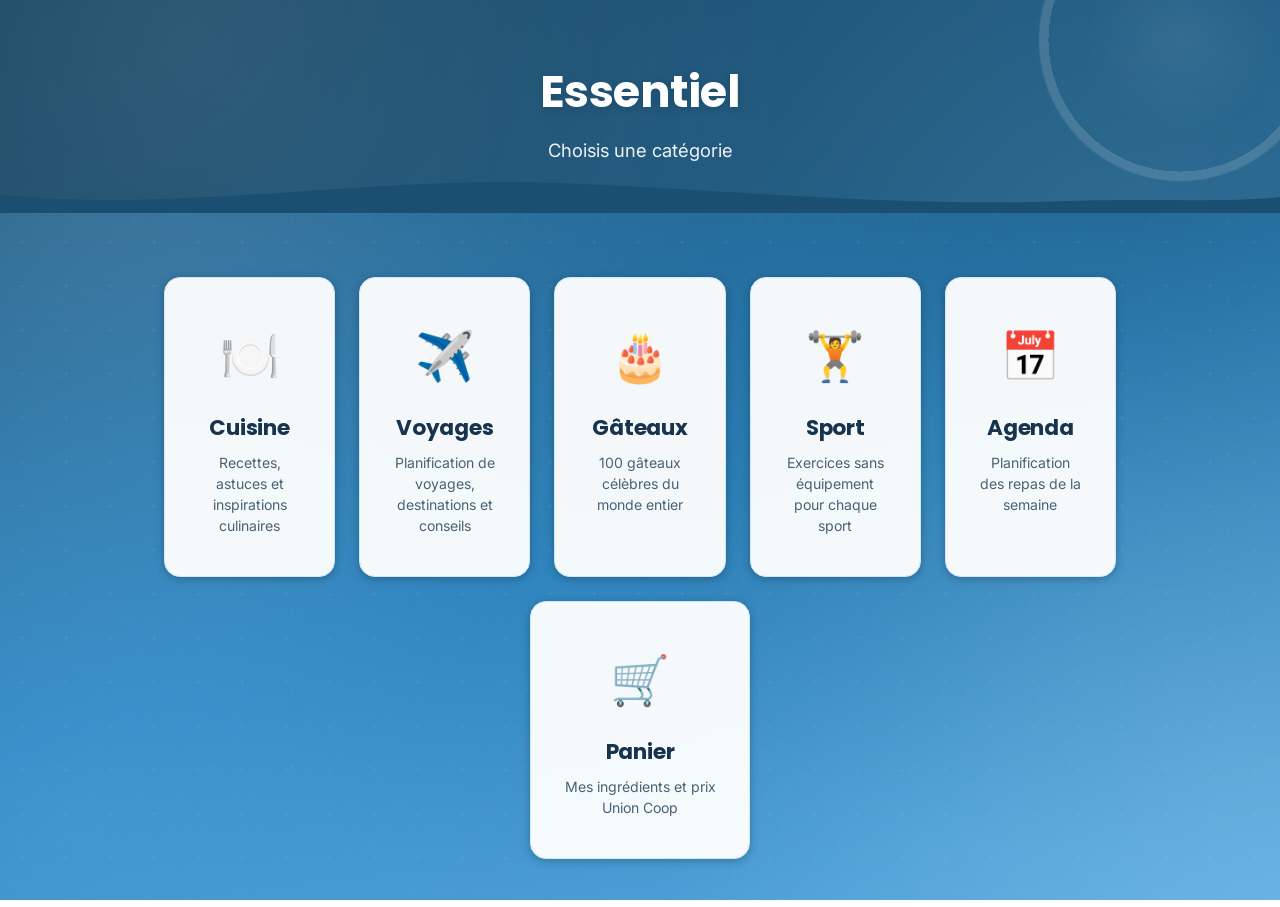
<file: index.html>
<!DOCTYPE html>
<html lang="fr">
<head>
    <meta charset="UTF-8">
    <meta name="viewport" content="width=device-width, initial-scale=1.0">
    <title>Categories</title>
    <link rel="preconnect" href="https://fonts.googleapis.com">
    <link rel="preconnect" href="https://fonts.gstatic.com" crossorigin>
    <link href="https://fonts.googleapis.com/css2?family=Poppins:wght@500;600;700&family=Inter:wght@400;500;600;700&display=swap" rel="stylesheet">
    <link rel="stylesheet" href="style.css">
</head>
<body>
    <header>
        <h1>Essentiel</h1>
        <p>Choisis une catégorie</p>
    </header>

    <main class="cards">
        <a href="cuisine.html" class="card">
            <div class="icon">🍽️</div>
            <h2>Cuisine</h2>
            <p>Recettes, astuces et inspirations culinaires</p>
        </a>

        <a href="voyages.html" class="card">
            <div class="icon">✈️</div>
            <h2>Voyages</h2>
            <p>Planification de voyages, destinations et conseils</p>
        </a>

        <a href="gateaux.html" class="card">
            <div class="icon">🎂</div>
            <h2>Gâteaux</h2>
            <p>100 gâteaux célèbres du monde entier</p>
        </a>

        <a href="sport.html" class="card">
            <div class="icon">🏋️</div>
            <h2>Sport</h2>
            <p>Exercices sans équipement pour chaque sport</p>
        </a>

        <a href="agenda.html" class="card">
            <div class="icon">📅</div>
            <h2>Agenda</h2>
            <p>Planification des repas de la semaine</p>
        </a>

        <a href="panier.html" class="card">
            <div class="icon">🛒</div>
            <h2>Panier</h2>
            <p>Mes ingrédients et prix Union Coop</p>
        </a>
    </main>
</body>
</html>
</file>
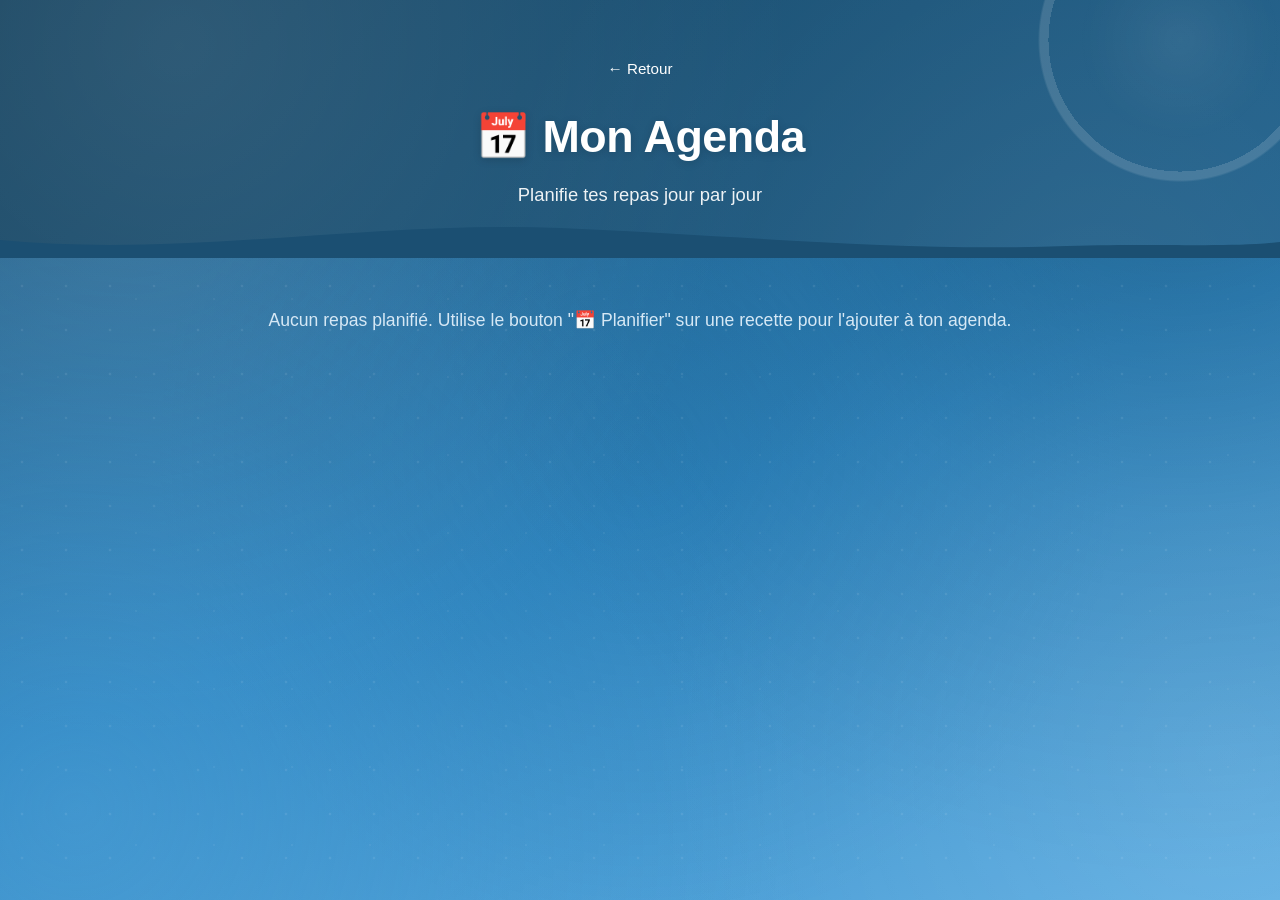
<file: agenda.html>
<!DOCTYPE html>
<html lang="fr">
<head>
    <meta charset="UTF-8">
    <meta name="viewport" content="width=device-width, initial-scale=1.0">
    <title>Mon Agenda</title>
    <link rel="stylesheet" href="style.css">
    <script src="cart.js"></script>
</head>
<body>
    <header>
        <a href="index.html" class="back">← Retour</a>
        <h1>📅 Mon Agenda</h1>
        <p>Planifie tes repas jour par jour</p>
    </header>

    <main>
        <div id="mealPlanSection"></div>
    </main>

    <script>
        function renderMealPlan() {
            const section = document.getElementById('mealPlanSection');
            const plan = getMealPlan();
            if (!plan.length) {
                section.innerHTML = '<p class="empty-msg">Aucun repas planifié. Utilise le bouton "📅 Planifier" sur une recette pour l\'ajouter à ton agenda.</p>';
                return;
            }

            const groups = {};
            plan.forEach(e => {
                if (!groups[e.date]) groups[e.date] = {};
                if (!groups[e.date][e.mealTime]) groups[e.date][e.mealTime] = [];
                groups[e.date][e.mealTime].push(e);
            });

            const sortedDates = Object.keys(groups).sort();

            let html = '<div class="meal-grid">';
            sortedDates.forEach(date => {
                html += `<div class="meal-day-card"><h3>📅 ${formatDate(date)}</h3>`;
                mealTimes.forEach(time => {
                    const meals = groups[date][time];
                    if (meals && meals.length) {
                        html += `<div class="meal-time-block"><strong>${time}</strong><ul>`;
                        meals.forEach(m => {
                            const realIdx = plan.indexOf(m);
                            html += `<li>${m.recipeName} <button class="btn-remove-small" data-mpidx="${realIdx}">✕</button></li>`;
                        });
                        html += `</ul></div>`;
                    }
                });
                html += `</div>`;
            });
            html += '</div>';
            html += '<div style="text-align:center;margin-top:1.5rem;"><button id="clearMealPlanBtn" class="btn btn-clear">Vider l\'agenda</button></div>';
            section.innerHTML = html;

            document.querySelectorAll('.btn-remove-small').forEach(btn => {
                btn.addEventListener('click', () => {
                    removeFromMealPlan(parseInt(btn.dataset.mpidx));
                    renderMealPlan();
                });
            });

            const clearBtn = document.getElementById('clearMealPlanBtn');
            if (clearBtn) {
                clearBtn.addEventListener('click', () => {
                    if (confirm('Vider tout l\'agenda ?')) {
                        clearMealPlan();
                        renderMealPlan();
                    }
                });
            }
        }

        document.addEventListener('DOMContentLoaded', renderMealPlan);
    </script>
</body>
</html>
</file>
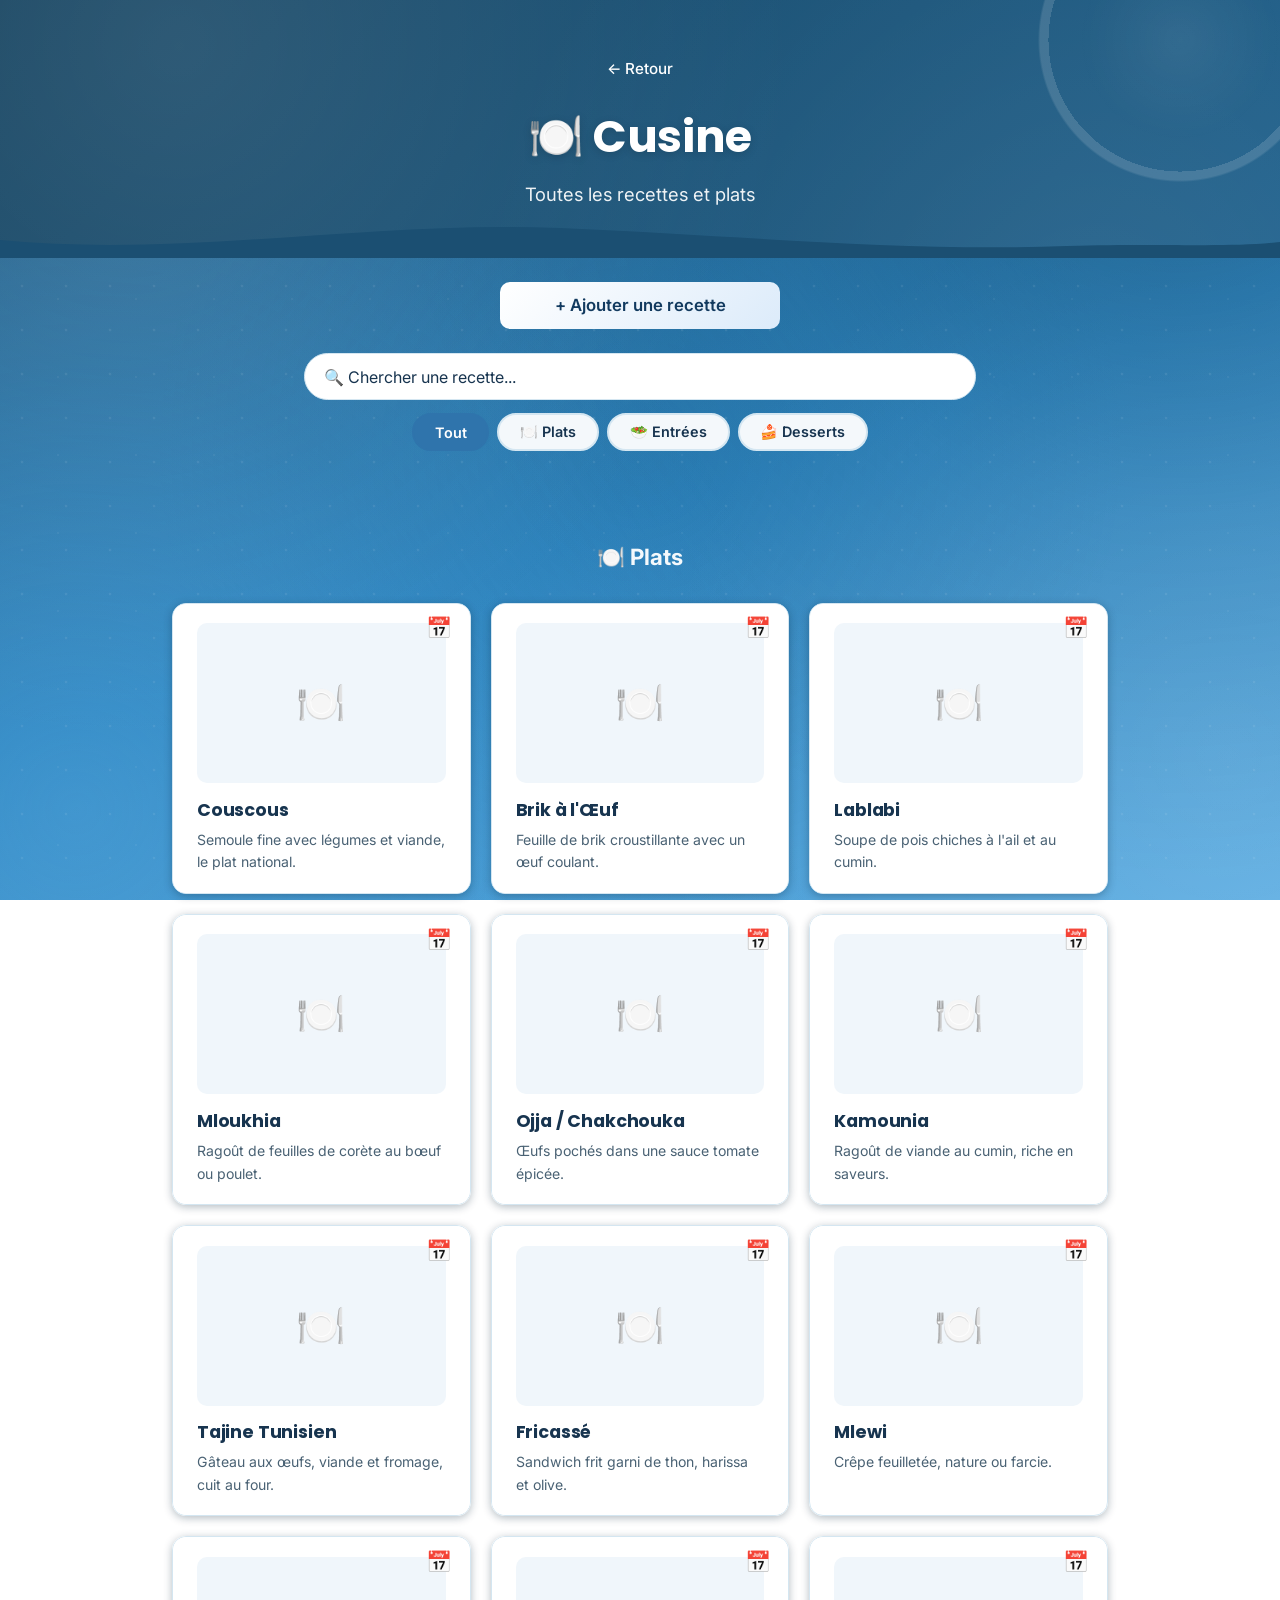
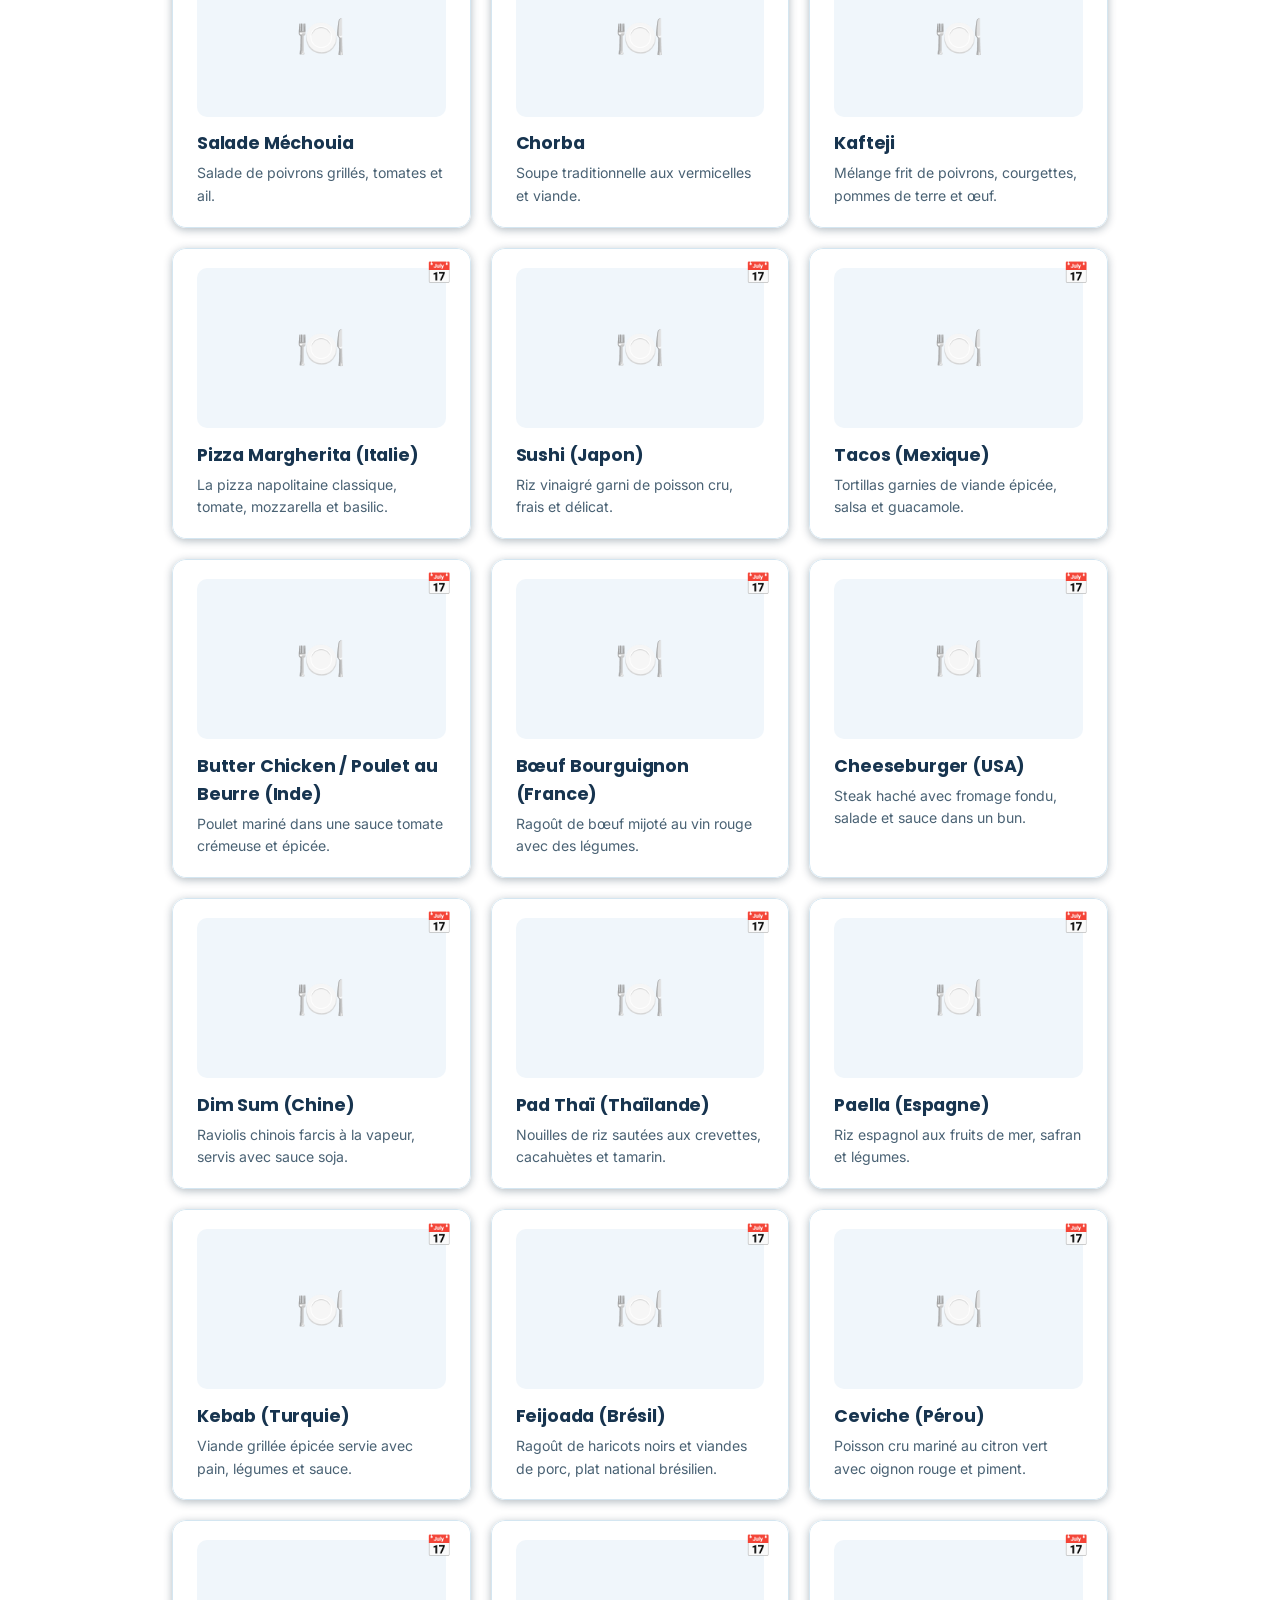
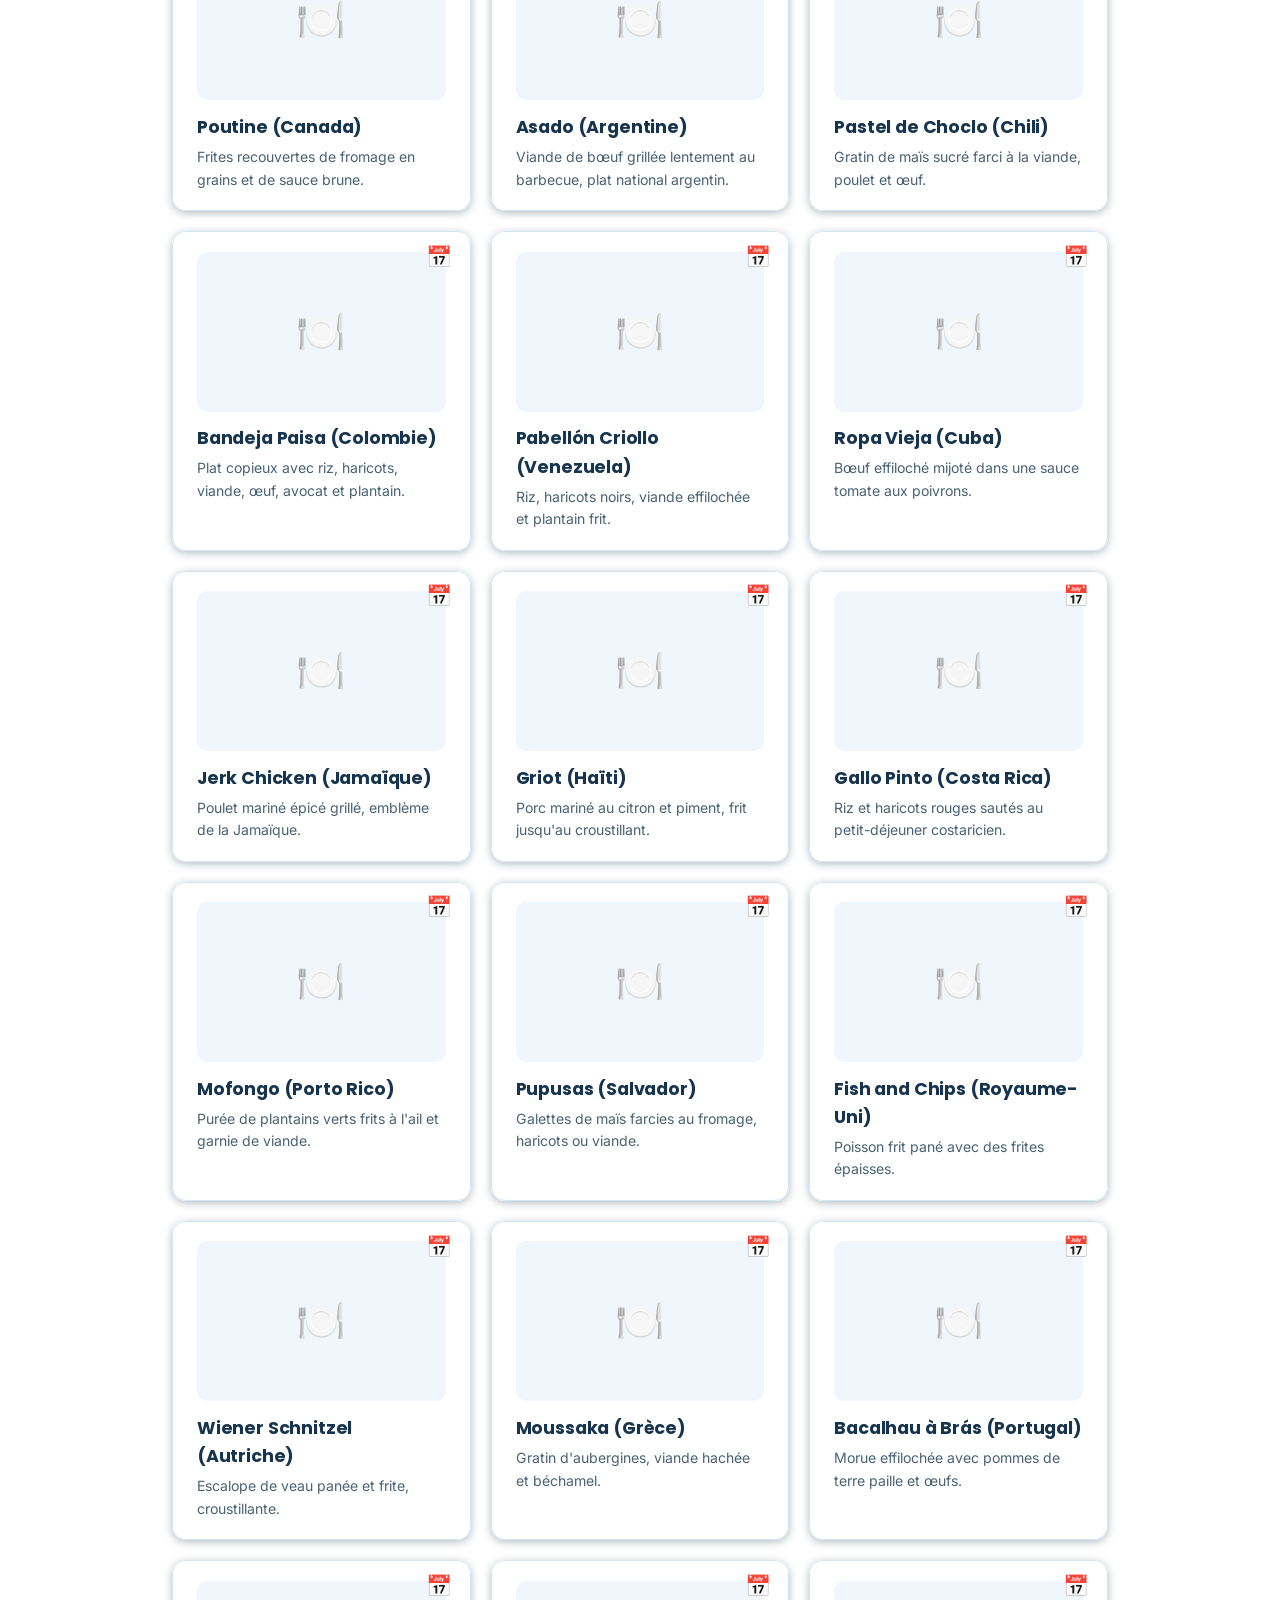
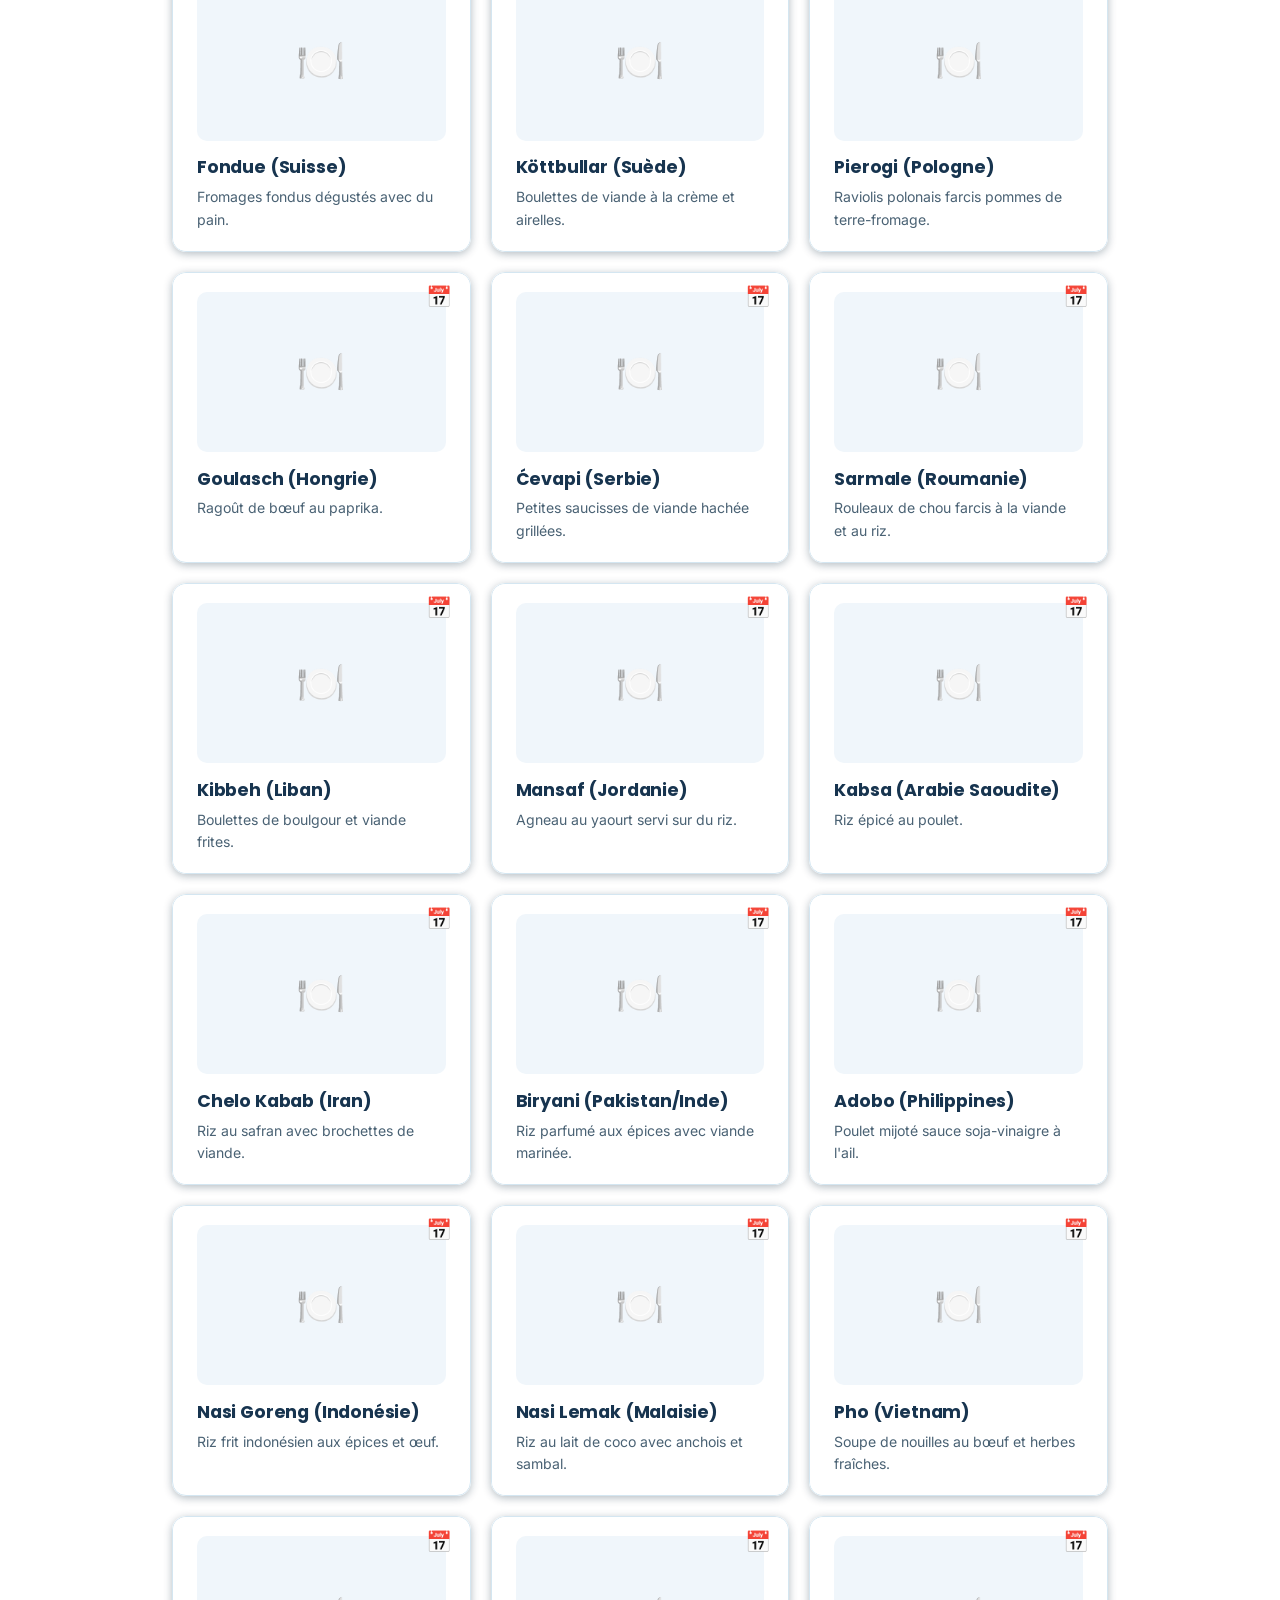
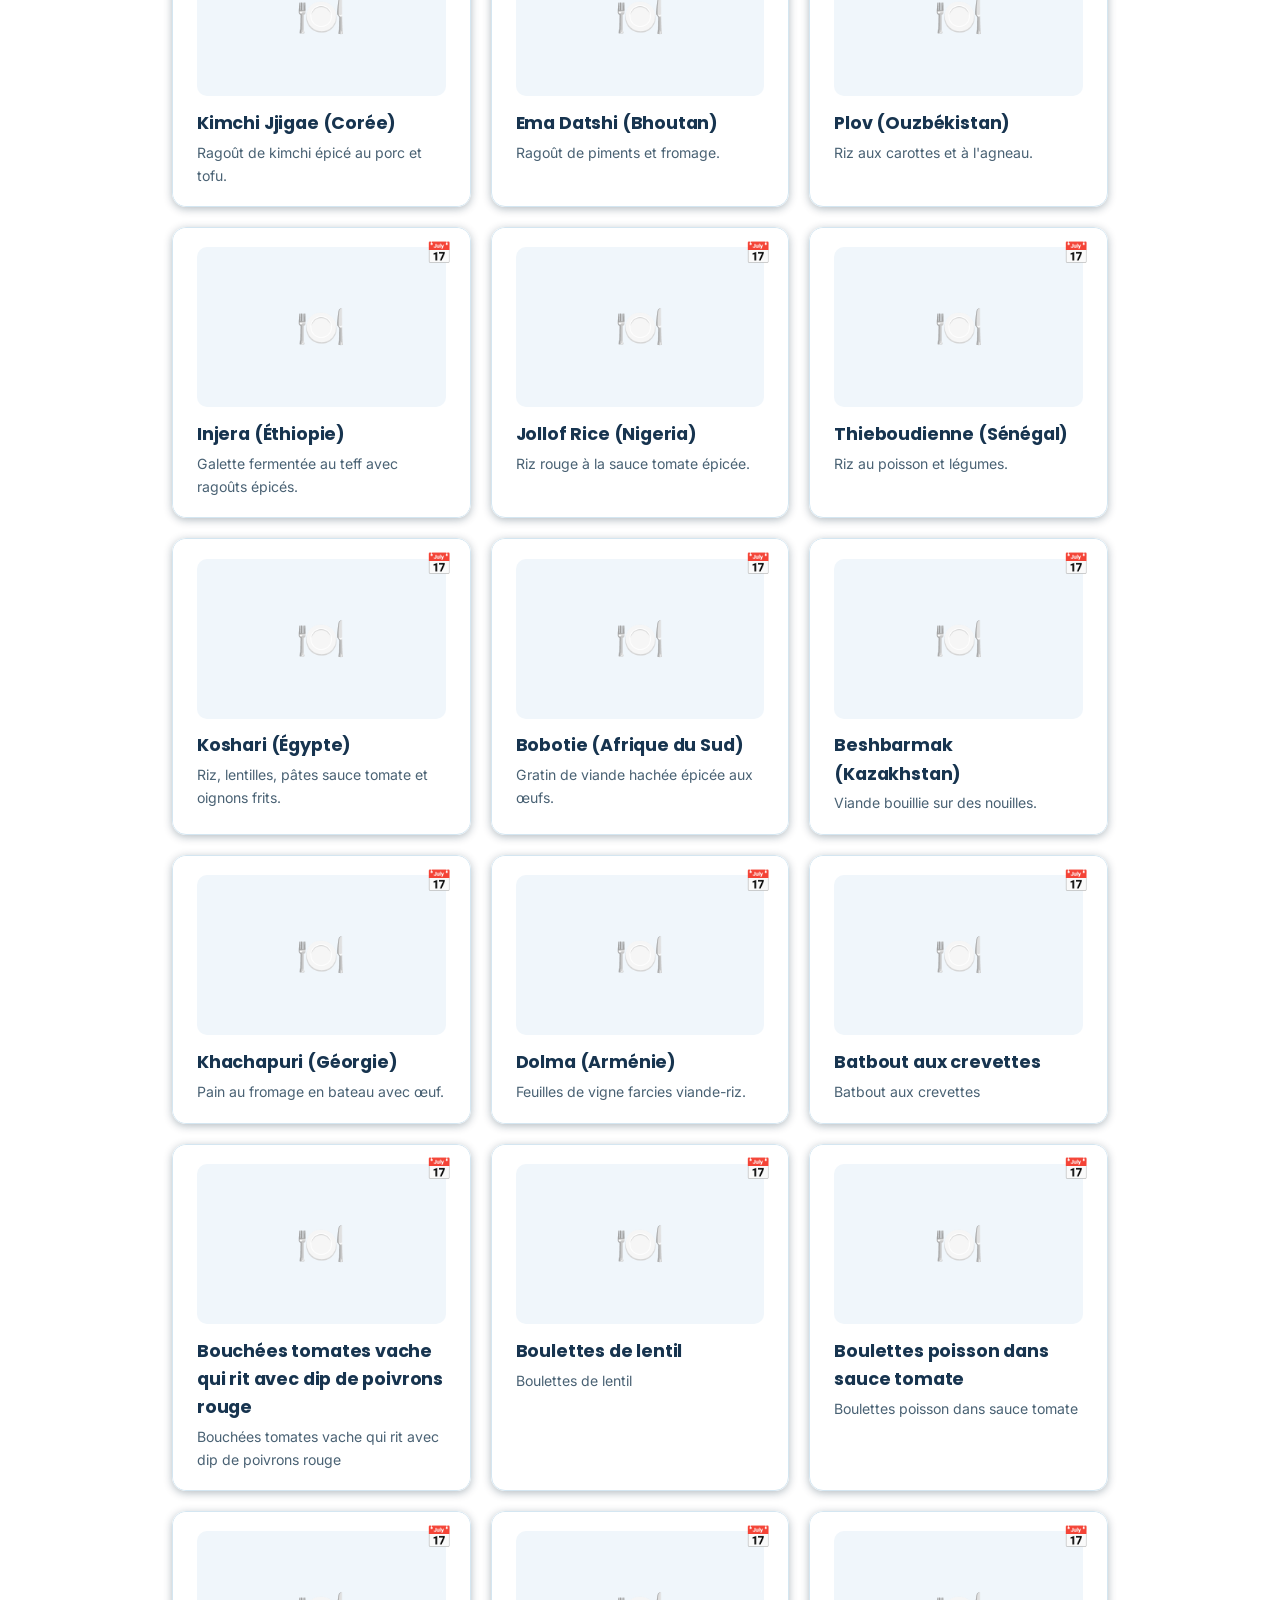
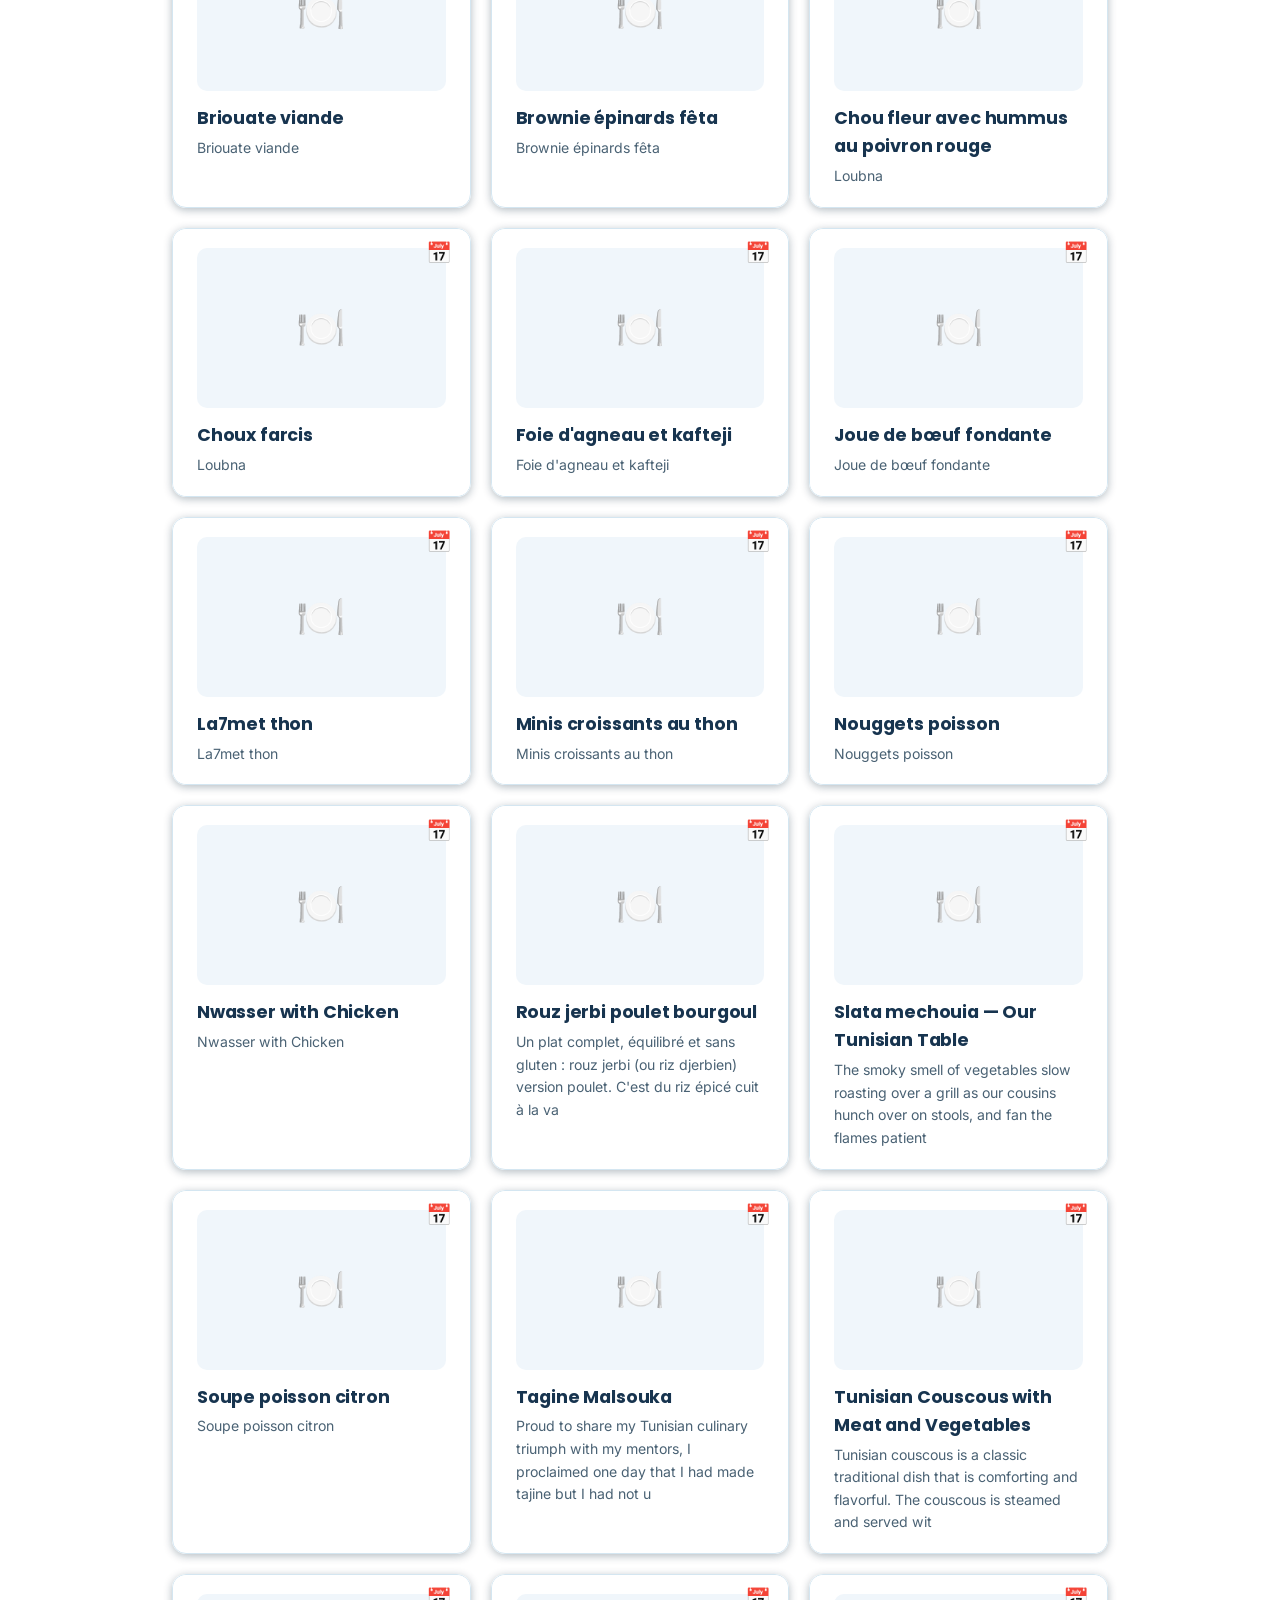
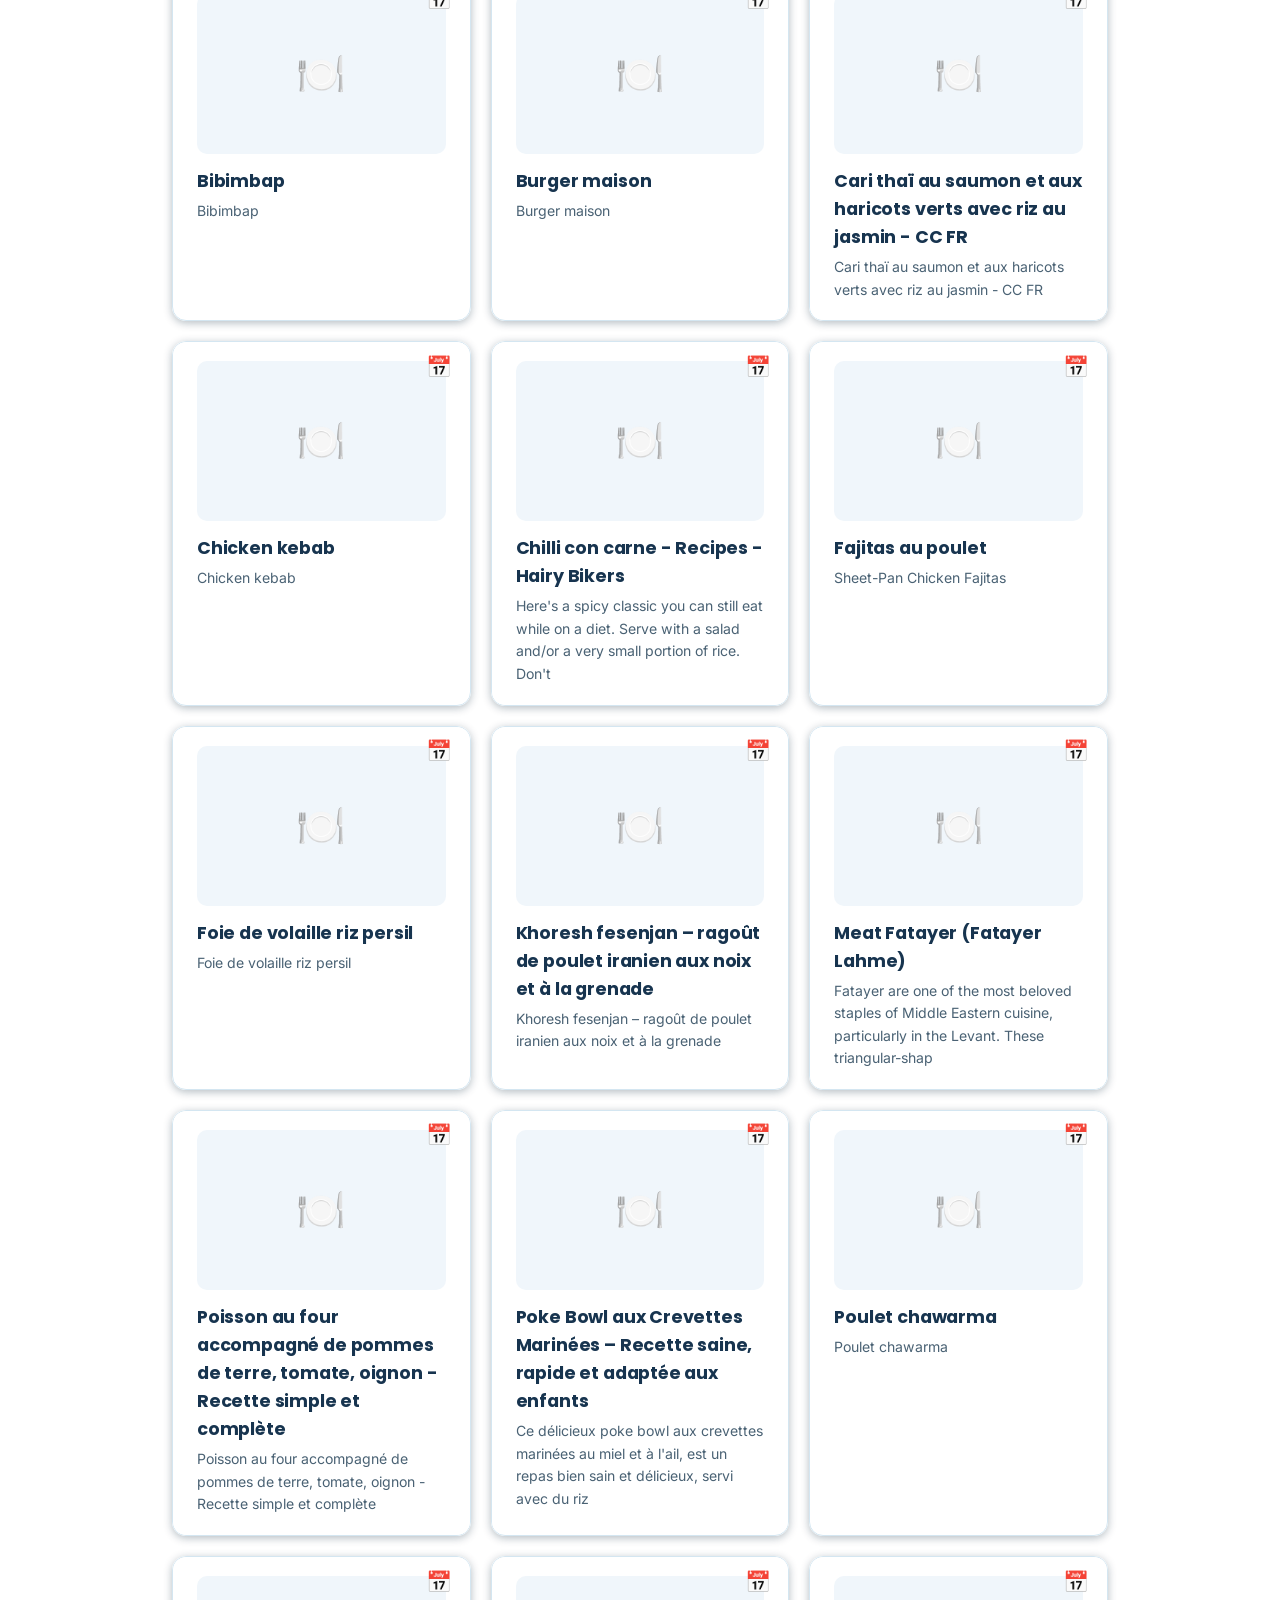
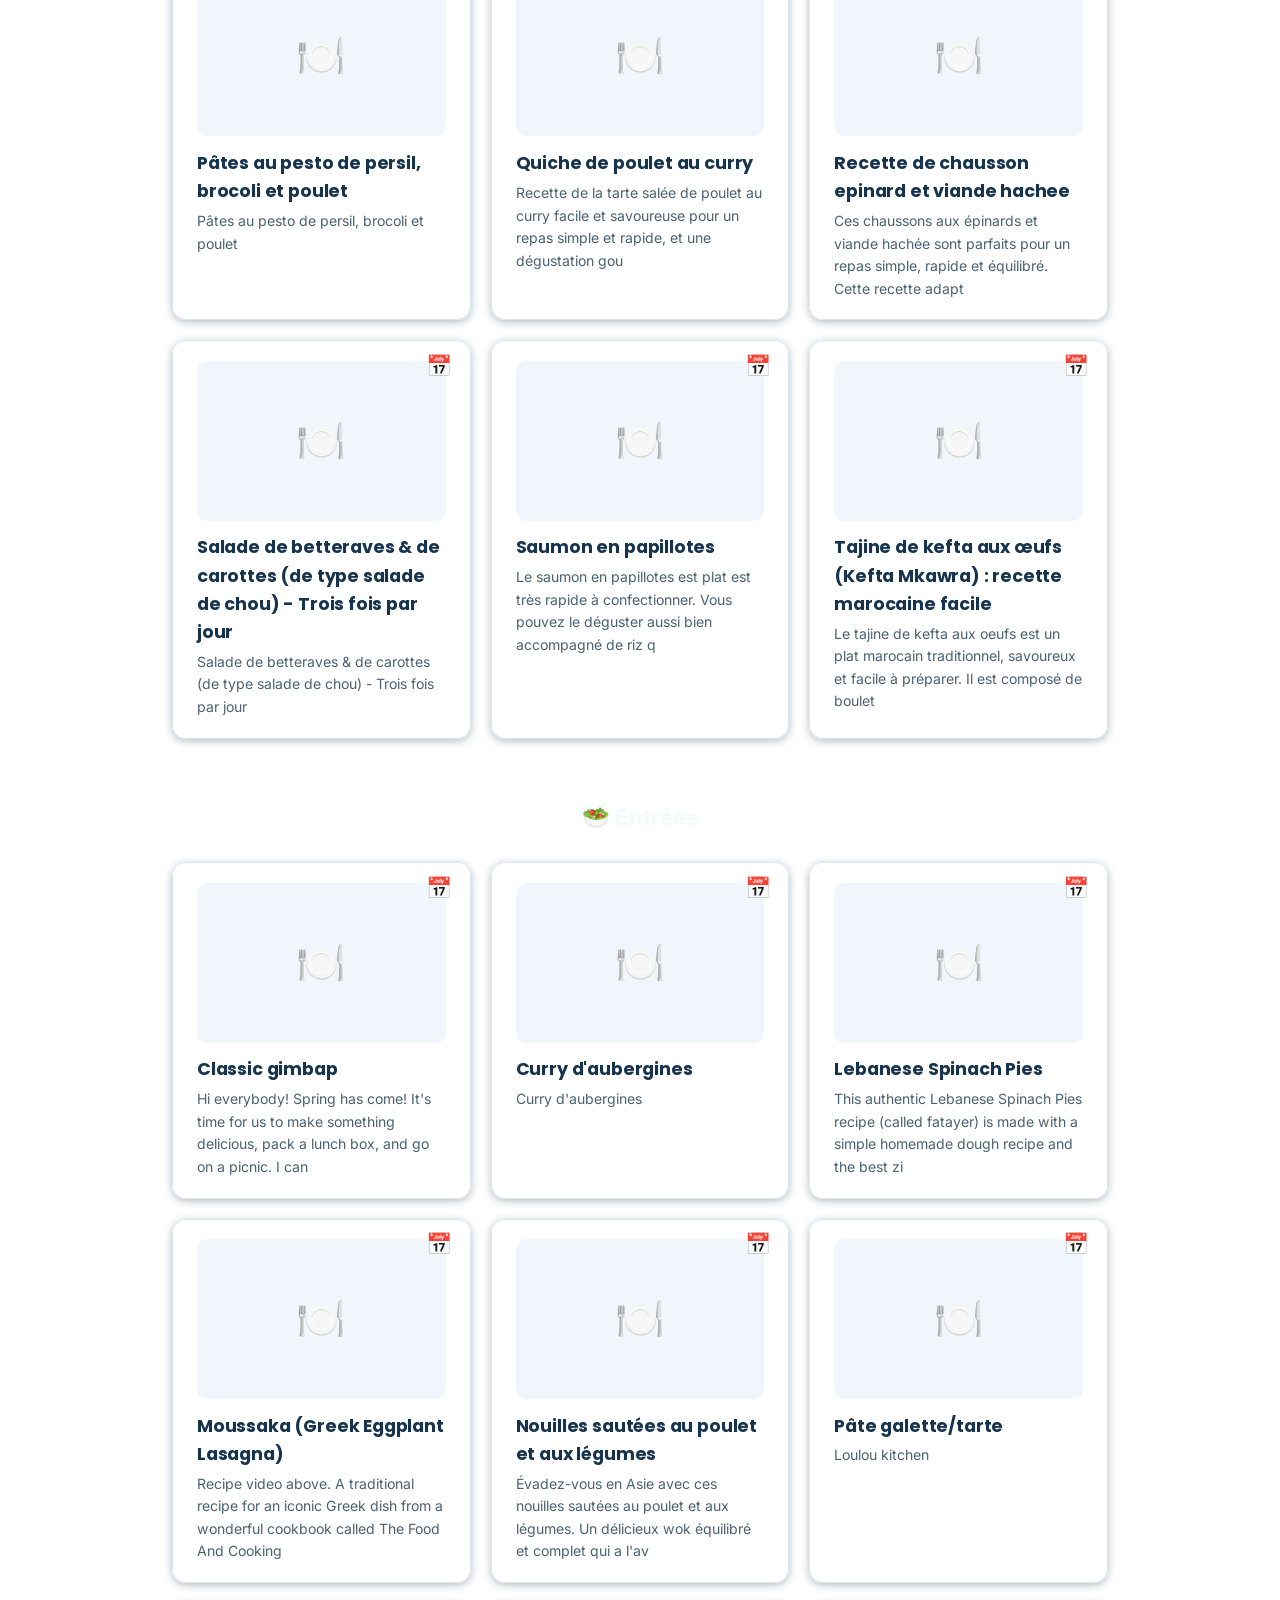
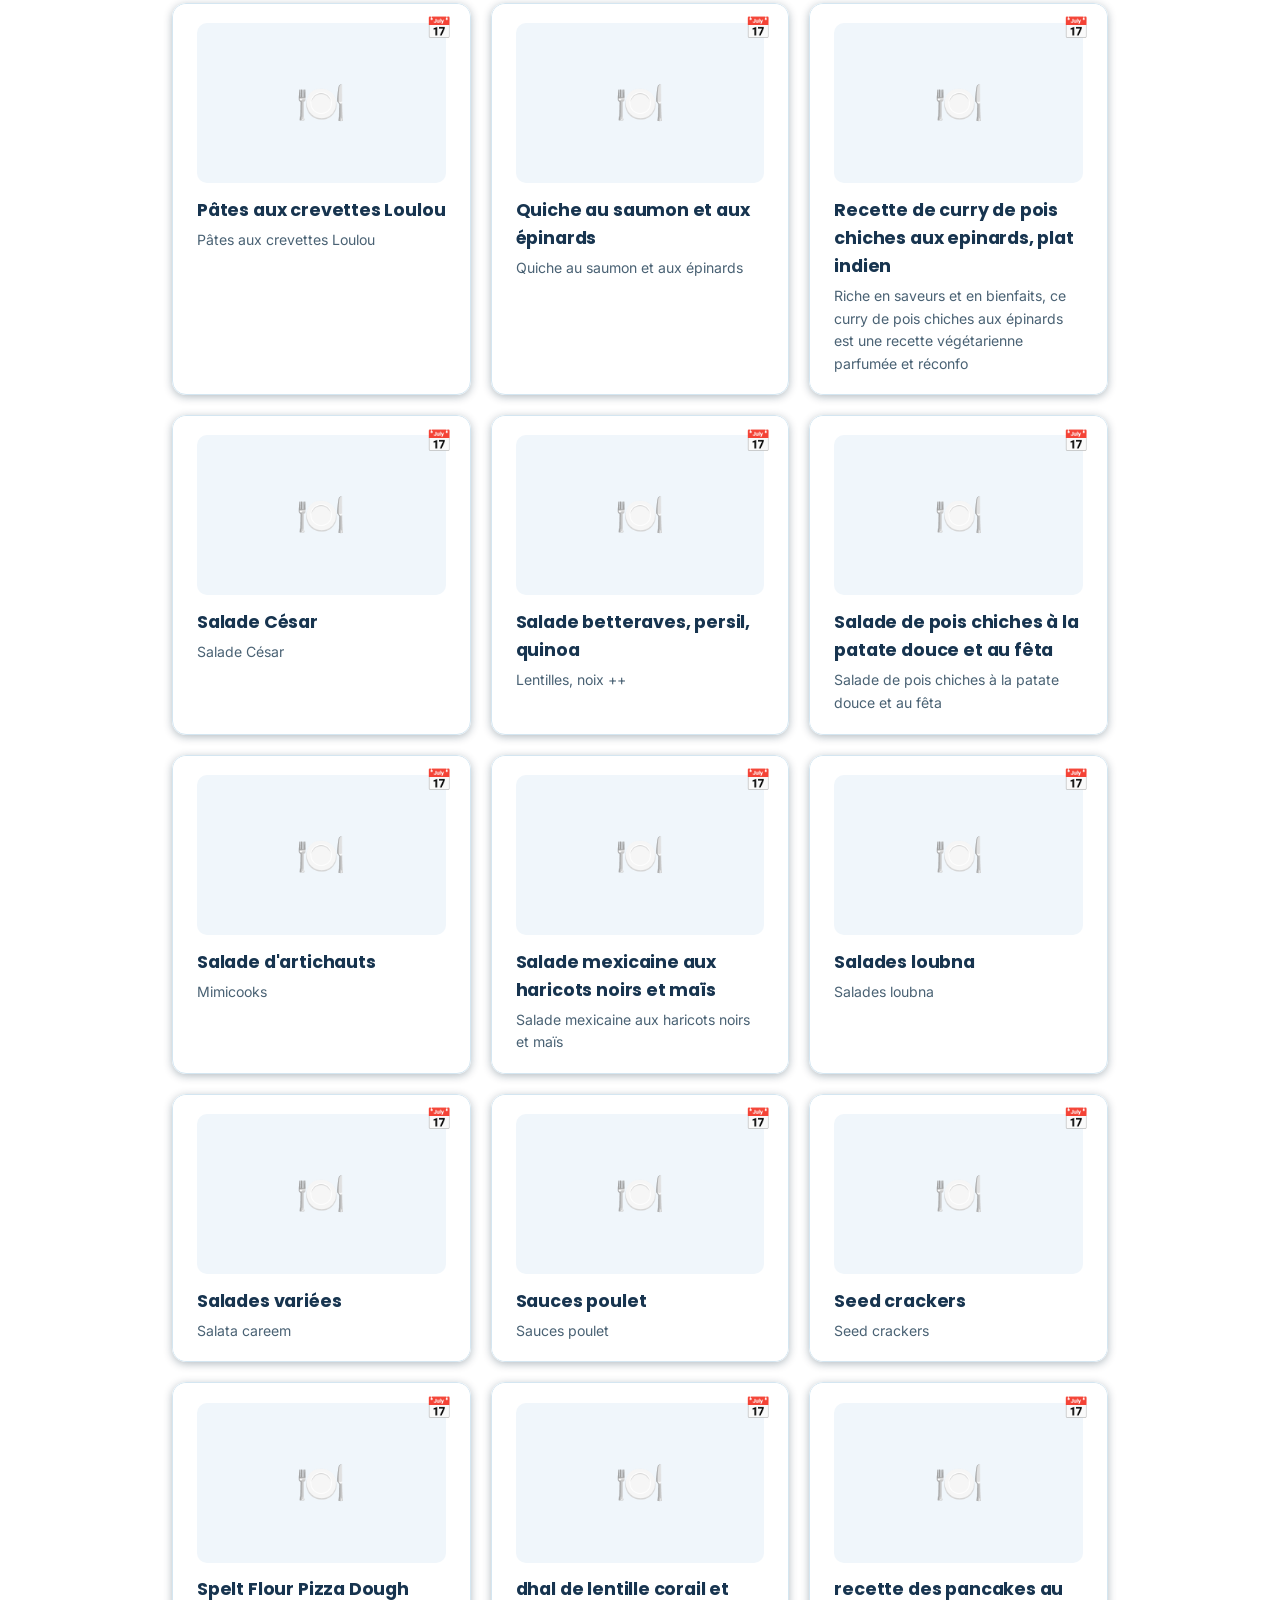
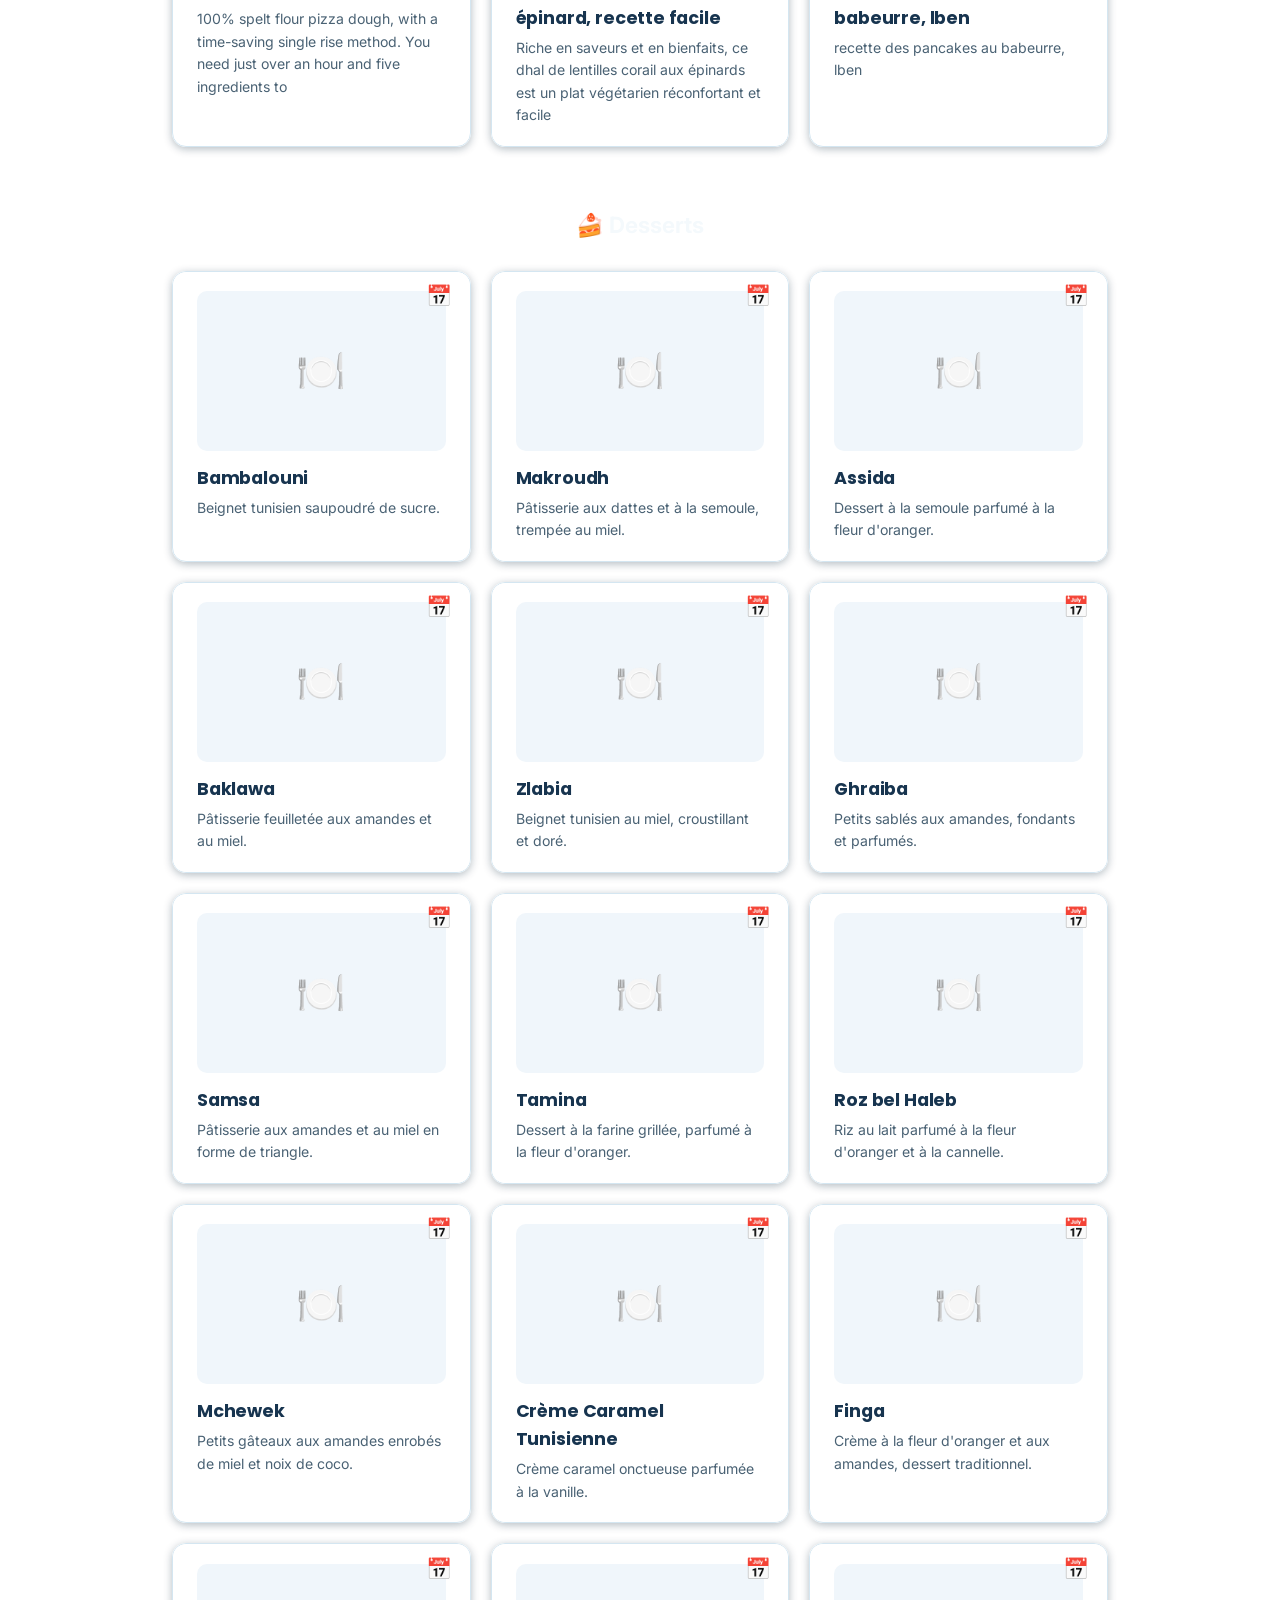
<file: cuisine.html>
<!DOCTYPE html>
<html lang="fr">
<head>
    <meta charset="UTF-8">
    <meta name="viewport" content="width=device-width, initial-scale=1.0">
    <title>Cusine</title>
    <link rel="preconnect" href="https://fonts.googleapis.com">
    <link rel="preconnect" href="https://fonts.gstatic.com" crossorigin>
    <link href="https://fonts.googleapis.com/css2?family=Poppins:wght@500;600;700&family=Inter:wght@400;500;600;700&display=swap" rel="stylesheet">
    <link rel="stylesheet" href="style.css">
    <script src="cart.js"></script>
</head>
<body>
    <header>
        <a href="index.html" class="back">← Retour</a>
        <h1>🍽️ Cusine</h1>
        <p>Toutes les recettes et plats</p>
    </header>

    <main>
        <button class="btn btn-add" id="addBtn">+ Ajouter une recette</button>

        <div id="addForm" class="add-form hidden">
            <h3>Nouvelle recette</h3>
            <input type="text" id="newName" placeholder="Nom du plat" class="add-input">
            <textarea id="newDesc" placeholder="Description" class="add-input" rows="2"></textarea>
            <textarea id="newIngredients" placeholder="Ingrédients (un par ligne)" class="add-input" rows="4"></textarea>
            <textarea id="newInstructions" placeholder="Instructions de préparation" class="add-input" rows="4"></textarea>
            <div class="add-actions">
                <button class="btn btn-small" id="saveBtn">Ajouter</button>
                <button class="btn btn-small btn-cancel" id="cancelBtn">Annuler</button>
            </div>
        </div>

        <div class="filter-bar">
            <input type="text" id="searchInput" class="filter-search" placeholder="🔍 Chercher une recette...">
            <div class="filter-tabs">
                <button class="filter-btn active" data-filter="all">Tout</button>
                <button class="filter-btn" data-filter="plat">🍽️ Plats</button>
                <button class="filter-btn" data-filter="entree">🥗 Entrées</button>
                <button class="filter-btn" data-filter="dessert">🍰 Desserts</button>
            </div>
        </div>
        <div class="grid" id="recipesGrid"></div>
    </main>

    <div id="mealModal" class="modal-overlay hidden">
        <div class="modal">
            <h3>📅 Planifier un repas</h3>
            <p id="mealModalRecipe" class="modal-recipe-name"></p>
            <label>Date :</label>
            <input type="date" id="mealDate" class="meal-select">
            <label>Moment :</label>
            <select id="mealTime" class="meal-select"></select>
            <div class="modal-buttons">
                <button id="mealSaveBtn" class="btn">Ajouter</button>
                <button id="mealCancelBtn" class="btn btn-clear">Annuler</button>
            </div>
        </div>
    </div>

    <script>
        const recipes = [
            {
                name: 'Couscous',
                desc: 'Semoule fine avec légumes et viande, le plat national.',
                cat: 'plat',
                ingredients: ['500g semoule fine', '500g viande (agneau/poulet)', '3 carottes', '2 courgettes', '1 navet', '200g pois chiches', '1 oignon', '2 càs tomate concentrée', '1 càc harissa', 'Sel, poivre, cumin'],
                instructions: 'Faire revenir la viande avec l\'oignon. Ajouter la tomate, l\'harissa et les épices. Couvrir d\'eau et laisser cuire 30min. Ajouter les légumes coupés et les pois chiches. Cuire encore 30min. Préparer la semoule à la vapeur. Servir la semoule avec la sauce et la viande.'
            },
            {
                name: 'Brik à l\'Œuf',
                desc: 'Feuille de brik croustillante avec un œuf coulant.',
                cat: 'plat',
                ingredients: ['4 feuilles de brik', '4 œufs', '1 oignon haché', 'Persil', 'Sel, poivre, cumin', 'Huile pour friture'],
                instructions: 'Mélanger l\'oignon haché avec le persil et les épices. Déposer une cuillère sur la feuille de brik, casser un œuf par-dessus. Refermer en triangle. Frire dans l\'huile chaude jusqu\'à dorure. Servir chaud avec du citron.'
            },
            {
                name: 'Lablabi',
                desc: 'Soupe de pois chiches à l\'ail et au cumin.',
                cat: 'plat',
                ingredients: ['400g pois chiches cuits', '4 gousses ail écrasées', '1 càs cumin', '1 càc harissa', '4 tranches pain rassis', 'Huile d\'olive', 'Sel, citron'],
                instructions: 'Faire chauffer les pois chiches avec leur eau. Ajouter l\'ail écrasé, le cumin et le sel. Écraser légèrement les pois chiches. Déposer le pain dans les bols, verser la soupe. Ajouter l\'harissa et un filet d\'huile d\'olive. Servir avec du citron.'
            },
            {
                name: 'Mloukhia',
                desc: 'Ragoût de feuilles de corète au bœuf ou poulet.',
                cat: 'plat',
                ingredients: ['200g mloukhia séchée', '500g viande (bœuf/poulet)', '4 gousses ail', '1 càc poudre de coriandre', '1 càc sel', 'Huile d\'olive', 'Eau'],
                instructions: 'Laver la mloukhia séchée à l\'eau froide. Dans une marmite, faire revenir la viande avec l\'ail et les épices. Ajouter la mloukhia et couvrir d\'eau. Laisser mijoter 2h à feu doux en remuant régulièrement. Servir avec du riz blanc.'
            },
            {
                name: 'Ojja / Chakchouka',
                desc: 'Œufs pochés dans une sauce tomate épicée.',
                cat: 'plat',
                ingredients: ['4 œufs', '3 tomates mûres', '1 poivron vert', '1 oignon', '2 gousses ail', '1 càc harissa', 'Sel, poivre', 'Huile d\'olive'],
                instructions: 'Couper les tomates, poivron et oignon en dés. Les faire revenir dans l\'huile d\'olive. Ajouter l\'ail, l\'harissa et les épices. Laisser cuire 10min. Casser les œufs sur la sauce et laisser cuire jusqu\'à ce que les blancs soient pris. Servir avec du pain.'
            },
            {
                name: 'Kamounia',
                desc: 'Ragoût de viande au cumin, riche en saveurs.',
                cat: 'plat',
                ingredients: ['500g viande (bœuf/agneau)', '2 càs cumin', '1 oignon', '3 gousses ail', '1 càs tomate concentrée', 'Sel, poivre, huile'],
                instructions: 'Couper la viande en morceaux. La faire revenir avec l\'oignon et l\'ail. Ajouter le cumin, la tomate concentrée, le sel et le poivre. Couvrir d\'eau et laisser mijoter 1h30 à feu doux. Servir chaud avec du pain.'
            },
            {
                name: 'Tajine Tunisien',
                desc: 'Gâteau aux œufs, viande et fromage, cuit au four.',
                cat: 'plat',
                ingredients: ['6 œufs', '300g viande hachée', '100g fromage râpé', '1 oignon', 'Persil', 'Sel, poivre, curcuma', 'Huile'],
                instructions: 'Faire revenir la viande hachée avec l\'oignon. Battre les œufs avec le fromage, le persil et les épices. Ajouter la viande cuite. Verser dans un moule huilé. Cuire au four à 180°C pendant 30min. Démouler et servir chaud ou froid.'
            },
            {
                name: 'Fricassé',
                desc: 'Sandwich frit garni de thon, harissa et olive.',
                cat: 'plat',
                ingredients: ['500g farine', '1 sachet levure boulangère', '1 càc sucre', '1 pincée sel', 'Huile pour friture', 'Garniture: thon, harissa, olives, œuf dur, pomme de terre'],
                instructions: 'Mélanger la farine, la levure, le sucre et le sel. Ajouter de l\'eau tiède et pétrir 10min. Laisser reposer 1h. Former des petits pains et les frire dans l\'huile chaude. Ouvrir et garnir de thon, harissa, olives, œuf dur et pommes de terre.'
            },
            {
                name: 'Mlewi',
                desc: 'Crêpe feuilletée, nature ou farcie.',
                cat: 'plat',
                ingredients: ['500g semoule fine', '200g farine', '1 càc sel', 'Eau tiède', 'Huile d\'olive'],
                instructions: 'Mélanger la semoule, la farine et le sel. Ajouter l\'eau tiède progressivement en pétrissant. Former des boules et les laisser reposer 30min. Étaler chaque boule finement avec de l\'huile. Plier en carré et cuire sur une poêle chaude des deux côtés.'
            },
            {
                name: 'Bambalouni',
                desc: 'Beignet tunisien saupoudré de sucre.',
                cat: 'dessert',
                ingredients: ['500g farine', '1 sachet levure boulangère', '2 càs sucre', '1 pincée sel', 'Huile pour friture', 'Sucre glace'],
                instructions: 'Mélanger la farine, la levure, le sucre et le sel. Ajouter de l\'eau tiède pour obtenir une pâte molle. Laisser reposer 1h. Chauffer l\'huile et faire frire des petites boules de pâte égouttées. Saupoudrer de sucre et servir chaud.'
            },
            {
                name: 'Salade Méchouia',
                desc: 'Salade de poivrons grillés, tomates et ail.',
                cat: 'plat',
                ingredients: ['4 poivrons verts', '2 tomates', '1 oignon', '3 gousses ail', '1 càc carvi', 'Huile d\'olive', 'Sel, citron'],
                instructions: 'Griller les poivrons et les tomates au four ou sur le feu. Les éplucher et les écraser. Hacher l\'oignon et l\'ail finement. Mélanger le tout avec le carvi, le sel, l\'huile d\'olive et le citron. Servir froid avec du pain.'
            },
            {
                name: 'Makroudh',
                desc: 'Pâtisserie aux dattes et à la semoule, trempée au miel.',
                cat: 'dessert',
                ingredients: ['500g semoule fine', '300g pâte de dattes', 'Huile pour friture', 'Miel', 'Eau de fleur d\'oranger'],
                instructions: 'Mélanger la semoule avec un peu d\'eau et d\'huile. Étaler la pâte, déposer la pâte de dattes au centre, refermer et former des bâtonnets. Frire dans l\'huile chaude. Tremper dans le miel chaud parfumé à la fleur d\'oranger.'
            },
            {
                name: 'Assida',
                desc: 'Dessert à la semoule parfumé à la fleur d\'oranger.',
                cat: 'dessert',
                ingredients: ['300g semoule fine', '1 litre d\'eau', '100g sucre', 'Eau de fleur d\'oranger', 'Beurre', 'Miel'],
                instructions: 'Faire bouillir l\'eau avec le sucre. Ajouter la semoule en pluie en remuant vigoureusement. Cuire 10min à feu doux. Ajouter la fleur d\'oranger et le beurre. Servir chaud arrosé de miel.'
            },
            {
                name: 'Chorba',
                desc: 'Soupe traditionnelle aux vermicelles et viande.',
                cat: 'plat',
                ingredients: ['300g viande (agneau/poulet)', '100g vermicelles', '1 oignon', '2 tomates', '1 branche céleri', 'Persil, coriandre', 'Sel, poivre, curcuma'],
                instructions: 'Faire revenir la viande avec l\'oignon. Ajouter les tomates râpées et les épices. Couvrir d\'eau et cuire 45min. Ajouter les vermicelles, le céleri et les herbes. Cuire 10min de plus. Servir chaud.'
            },
            {
                name: 'Kafteji',
                desc: 'Mélange frit de poivrons, courgettes, pommes de terre et œuf.',
                cat: 'plat',
                ingredients: ['2 pommes de terre', '2 courgettes', '2 poivrons verts', '4 œufs', 'Sel, poivre', 'Huile pour friture'],
                instructions: 'Couper les légumes en cubes. Les frire séparément dans l\'huile chaude. Dans une poêle, battre les œufs avec le sel et le poivre. Ajouter tous les légumes frits et mélanger. Cuire jusqu\'à ce que les œufs soient pris. Servir chaud.'
            },
            {
                name: 'Baklawa',
                desc: 'Pâtisserie feuilletée aux amandes et au miel.',
                cat: 'dessert',
                ingredients: ['500g feuilles de brick', '300g amandes moulues', '200g sucre', '1 càc cannelle', 'Eau de fleur d\'oranger', 'Miel', 'Beurre fondu'],
                instructions: 'Mélanger les amandes moulues avec le sucre et la cannelle. Beurrer une feuille de brick, déposer la farce, rouler et couper en losange. Cuire au four à 180°C jusqu\'à dorure. Tremper dans le miel chaud parfumé à la fleur d\'oranger.'
            },
            {
                name: 'Zlabia',
                desc: 'Beignet tunisien au miel, croustillant et doré.',
                cat: 'dessert',
                ingredients: ['500g farine', '1 sachet levure boulangère', '1 càc sucre', '1 pincée sel', 'Eau tiède', 'Miel', 'Huile pour friture'],
                instructions: 'Mélanger la farine, la levure, le sucre et le sel. Ajouter de l\'eau tiède pour obtenir une pâte molle. Laisser reposer 1h. Remplir une poche à douille et former des spirales dans l\'huile chaude. Frire jusqu\'à dorure. Tremper dans le miel chaud.'
            },
            {
                name: 'Ghraiba',
                desc: 'Petits sablés aux amandes, fondants et parfumés.',
                cat: 'dessert',
                ingredients: ['300g farine', '200g beurre', '150g sucre glace', '100g amandes moulues', 'Eau de fleur d\'oranger', 'Amandes entières pour décor'],
                instructions: 'Mélanger le beurre ramolli avec le sucre glace. Ajouter la farine, les amandes moulues et la fleur d\'oranger. Former des boules, déposer une amande au centre. Cuire au four à 160°C pendant 15min. Saupoudrer de sucre glace.'
            },
            {
                name: 'Samsa',
                desc: 'Pâtisserie aux amandes et au miel en forme de triangle.',
                cat: 'dessert',
                ingredients: ['Feuilles de brick', '300g amandes moulues', '150g sucre', '1 càc cannelle', 'Miel', 'Huile pour friture'],
                instructions: 'Mélanger les amandes avec le sucre et la cannelle. Couper les feuilles de brick en bandes, déposer la farce et plier en triangle. Frire dans l\'huile chaude. Tremper dans le miel chaud et parsemer d\'amandes concassées.'
            },
            {
                name: 'Tamina',
                desc: 'Dessert à la farine grillée, parfumé à la fleur d\'oranger.',
                cat: 'dessert',
                ingredients: ['250g farine', '150g beurre', '150g miel', 'Eau de fleur d\'oranger', 'Amandes concassées'],
                instructions: 'Griller la farine dans une poêle jusqu\'à ce qu\'elle soit dorée. Ajouter le beurre et mélanger. Ajouter le miel et la fleur d\'oranger. Bien mélanger jusqu\'à obtenir une pâte homogène. Décorer d\'amandes concassées.'
            },
            {
                name: 'Roz bel Haleb',
                desc: 'Riz au lait parfumé à la fleur d\'oranger et à la cannelle.',
                cat: 'dessert',
                ingredients: ['200g riz rond', '1 litre lait', '150g sucre', 'Eau de fleur d\'oranger', 'Cannelle en poudre', 'Amandes effilées'],
                instructions: 'Laver le riz et le faire cuire dans le lait avec le sucre à feu doux pendant 30min en remuant. Ajouter la fleur d\'oranger. Verser dans des coupes et laisser refroidir. Saupoudrer de cannelle et d\'amandes effilées.'
            },
            {
                name: 'Mchewek',
                desc: 'Petits gâteaux aux amandes enrobés de miel et noix de coco.',
                cat: 'dessert',
                ingredients: ['300g amandes moulues', '150g sucre', '2 œufs', '1 càc cannelle', 'Miel', 'Noix de coco râpée'],
                instructions: 'Mélanger les amandes, le sucre, la cannelle et les œufs. Former des petites boules. Les frire dans l\'huile chaude. Tremper dans le miel chaud puis rouler dans la noix de coco râpée.'
            },
            {
                name: 'Crème Caramel Tunisienne',
                desc: 'Crème caramel onctueuse parfumée à la vanille.',
                cat: 'dessert',
                ingredients: ['1 litre lait', '6 œufs', '200g sucre', '1 gousse vanille', 'Caramel: 100g sucre + 2 càs eau'],
                instructions: 'Préparer le caramel avec le sucre et l\'eau. Le répartir dans des ramequins. Faire chauffer le lait avec la vanille. Battre les œufs avec le sucre et verser le lait chaud. Verser dans les ramequins et cuire au bain-marie à 150°C pendant 40min.'
            },
            {
                name: 'Finga',
                desc: 'Crème à la fleur d\'oranger et aux amandes, dessert traditionnel.',
                cat: 'dessert',
                ingredients: ['500ml lait', '4 càs maïzena', '100g sucre', 'Eau de fleur d\'oranger', 'Amandes concassées', 'Cannelle'],
                instructions: 'Délayer la maïzena dans un peu de lait froid. Faire chauffer le reste du lait avec le sucre. Ajouter la maïzena et remuer jusqu\'à épaississement. Ajouter la fleur d\'oranger. Verser dans des coupes, décorer d\'amandes et de cannelle.'
            },
            {
                name: 'Pizza Margherita (Italie)',
                desc: 'La pizza napolitaine classique, tomate, mozzarella et basilic.',
                cat: 'plat',
                ingredients: ['300g farine', '200ml eau tiède', '1 sachet levure boulangère', '200g tomates pelées', '200g mozzarella', 'Basilic frais', 'Huile d\'olive', 'Sel'],
                instructions: 'Préparer la pâte avec farine, eau, levure et sel. Laisser reposer 2h. Étaler la pâte, garnir de tomates écrasées et de mozzarella. Cuire au four à 250°C pendant 10min. Ajouter le basilic frais et un filet d\'huile d\'olive.'
            },
            {
                name: 'Tiramisu (Italie)',
                desc: 'Dessert italien au café et mascarpone, sans cuisson.',
                cat: 'dessert',
                ingredients: ['500g mascarpone', '4 œufs', '100g sucre', '200g biscuits à la cuillère', 'Café noir fort', 'Cacao en poudre'],
                instructions: 'Séparer les blancs des jaunes. Fouetter les jaunes avec le sucre puis ajouter le mascarpone. Monter les blancs en neige et les incorporer. Tremper les biscuits dans le café. Alterner couches de biscuits et crème. Réfrigérer 4h. Saupoudrer de cacao.'
            },
            {
                name: 'Sushi (Japon)',
                desc: 'Riz vinaigré garni de poisson cru, frais et délicat.',
                cat: 'plat',
                ingredients: ['300g riz à sushi', '4 càs vinaigre de riz', '2 càs sucre', '200g saumon frais', 'Algues nori', 'Wasabi, gingembre, sauce soja'],
                instructions: 'Cuire le riz et l\'assaisonner avec le vinaigre sucré. Laisser refroidir. Couper le saumon en fines tranches. Humidifier les mains et former des petites boules de riz. Déposer une tranche de poisson dessus. Servir avec wasabi, gingembre et sauce soja.'
            },
            {
                name: 'Mochi (Japon)',
                desc: 'Gâteau de riz gluant fourré à la pâte de haricot rouge ou glace.',
                cat: 'dessert',
                ingredients: ['200g farine de riz gluant', '150g sucre', '200ml eau', 'Fécule de maïs', 'Glace ou pâte de haricot rouge'],
                instructions: 'Mélanger la farine de riz, le sucre et l\'eau. Cuire à la vapeur 20min. Laisser refroidir légèrement. Saupoudrer de fécule de maïs. Étaler la pâte et découper des cercles. Déposer une boule de glace au centre et refermer. Servir frais.'
            },
            {
                name: 'Tacos (Mexique)',
                desc: 'Tortillas garnies de viande épicée, salsa et guacamole.',
                cat: 'plat',
                ingredients: ['8 tortillas de maïs', '400g bœuf haché', '1 oignon', '2 tomates', '1 avocat', 'Citron vert', 'Coriandre fraîche', 'Sel, cumin, piment'],
                instructions: 'Cuire le bœuf avec l\'oignon, le cumin et le piment. Préparer la salsa avec tomates, oignon et coriandre. Écraser l\'avocat avec du citron pour le guacamole. Chauffer les tortillas. Garnir de viande, salsa et guacamole.'
            },
            {
                name: 'Churros (Mexique/Espagne)',
                desc: 'Beignets frits croustillants saupoudrés de sucre et cannelle.',
                cat: 'dessert',
                ingredients: ['250ml eau', '125g beurre', '150g farine', '3 œufs', 'Sucre', 'Cannelle', 'Huile pour friture', 'Chocolat chaud'],
                instructions: 'Faire bouillir l\'eau avec le beurre. Ajouter la farine d\'un coup et mélanger. Hors du feu, ajouter les œufs un par un. Remplir une poche à douille cannelée. Frire des bâtonnets dans l\'huile chaude. Rouler dans le sucre à la cannelle. Servir avec du chocolat chaud.'
            },
            {
                name: 'Butter Chicken / Poulet au Beurre (Inde)',
                desc: 'Poulet mariné dans une sauce tomate crémeuse et épicée.',
                cat: 'plat',
                ingredients: ['500g poulet', '200g yaourt', '400g tomates concassées', '100ml crème', '2 càs beurre', 'Gingembre, ail', 'Garam masala, curcuma, cumin', 'Riz basmati'],
                instructions: 'Mariner le poulet dans le yaourt et les épices 2h. Le griller au four. Faire revenir l\'ail et le gingembre, ajouter les tomates et mijoter 15min. Mixer la sauce, ajouter la crème et le beurre. Ajouter le poulet et cuire 10min. Servir avec du riz basmati.'
            },
            {
                name: 'Gulab Jamun (Inde)',
                desc: 'Boules de lait frites dans un sirop parfumé à la rose et à la cardamome.',
                cat: 'dessert',
                ingredients: ['200g lait en poudre', '100g farine', '1 càc levure', '100ml lait', '300g sucre', '400ml eau', 'Eau de rose', 'Cardamome'],
                instructions: 'Mélanger le lait en poudre, la farine et la levure. Ajouter le lait progressivement pour former une pâte molle. Former des petites boules lisses. Les frire à feu doux dans l\'huile jusqu\'à dorure. Les tremper dans le sirop chaud parfumé à la rose et cardamome.'
            },
            {
                name: 'Bœuf Bourguignon (France)',
                desc: 'Ragoût de bœuf mijoté au vin rouge avec des légumes.',
                cat: 'plat',
                ingredients: ['1kg bœuf à braiser', '750ml vin rouge', '200g lardons', '3 carottes', '1 oignon', '2 gousses ail', 'Bouquet garni', 'Champignons', 'Sel, poivre'],
                instructions: 'Couper la viande en cubes et la mariner dans le vin avec les légumes 12h. Égoutter et faire revenir la viande avec les lardons. Ajouter la marinade, l\'ail et le bouquet garni. Mijoter 3h à feu doux. Ajouter les champignons en fin de cuisson. Servir avec des pommes de terre.'
            },
            {
                name: 'Crème Brûlée (France)',
                desc: 'Crème onctueuse à la vanille caramélisée au sucre.',
                cat: 'dessert',
                ingredients: ['500ml crème liquide', '5 jaunes d\'œufs', '100g sucre', '1 gousse vanille', 'Sucre cassonade pour caraméliser'],
                instructions: 'Faire chauffer la crème avec la vanille. Fouetter les jaunes avec le sucre. Verser la crème chaude sur les œufs en remuant. Répartir dans des ramequins. Cuire au bain-marie à 150°C pendant 40min. Réfrigérer 4h. Saupoudrer de cassonade et caraméliser au chalumeau.'
            },
            {
                name: 'Cheeseburger (USA)',
                desc: 'Steak haché avec fromage fondu, salade et sauce dans un bun.',
                cat: 'plat',
                ingredients: ['4 buns à burger', '500g bœuf haché', '4 tranches cheddar', '4 feuilles salade', '2 tomates', '1 oignon', 'Ketchup, moutarde', 'Sel, poivre'],
                instructions: 'Former 4 steaks hachés et les assaisonner. Les cuire à la poêle 3min de chaque côté. Déposer une tranche de cheddar sur chaque steak et couvrir pour faire fondre. Toaster les buns. Monter les burgers : salade, steak, tomate, oignon, sauce.'
            },
            {
                name: 'Cheesecake New Yorkais (USA)',
                desc: 'Gâteau au fromage crémeux sur une croûte de biscuits.',
                cat: 'dessert',
                ingredients: ['200g biscuits Graham', '80g beurre fondu', '900g cream cheese', '200g sucre', '4 œufs', '1 càc vanille', '200ml crème'],
                instructions: 'Écraser les biscuits et mélanger avec le beurre. Tasser dans un moule. Battre le cream cheese avec le sucre. Ajouter les œufs, la vanille et la crème. Verser sur la croûte. Cuire au bain-marie à 160°C pendant 1h. Laisser refroidir et réfrigérer 6h.'
            },
            {
                name: 'Dim Sum (Chine)',
                desc: 'Raviolis chinois farcis à la vapeur, servis avec sauce soja.',
                cat: 'plat',
                ingredients: ['300g farine', '200ml eau chaude', '300g porc haché', '1 càc gingembre râpé', '2 cébettes', '1 càs sauce soja', 'Sésame'],
                instructions: 'Mélanger farine et eau pour former une pâte. Laisser reposer 30min. Mélanger le porc avec le gingembre, les cébettes et la sauce soja. Abaisser la pâte et découper des cercles. Déposer la farce et plier en raviolis. Cuire à la vapeur 10min. Servir avec sauce soja.'
            },
            {
                name: 'Nian Gao (Chine)',
                desc: 'Gâteau de riz gluant sucré pour le Nouvel An chinois.',
                cat: 'dessert',
                ingredients: ['300g farine de riz gluant', '200g sucre brun', '300ml eau', '1 càc vanille', 'Huile'],
                instructions: 'Mélanger la farine de riz avec le sucre et l\'eau jusqu\'à obtenir une pâte lisse. Ajouter la vanille. Verser dans un moule huilé. Cuire à la vapeur 45min. Laisser refroidir avant de démouler. Trancher et servir nature ou poêlé.'
            },
            {
                name: 'Pad Thaï (Thaïlande)',
                desc: 'Nouilles de riz sautées aux crevettes, cacahuètes et tamarin.',
                cat: 'plat',
                ingredients: ['200g nouilles de riz', '200g crevettes', '2 œufs', '100g pousses de soja', 'Cacahuètes concassées', '3 càs sauce tamarin', '2 càs sauce poisson', 'Citron vert, coriandre'],
                instructions: 'Tremper les nouilles 30min dans l\'eau froide. Les sauter dans un wok avec un peu d\'huile. Pousser sur le côté et cuire les œufs brouillés. Ajouter les crevettes, la sauce tamarin et la sauce poisson. Ajouter les pousses de soja. Servir avec cacahuètes, coriandre et citron vert.'
            },
            {
                name: 'Mango Sticky Rice (Thaïlande)',
                desc: 'Riz gluant à la mangue et au lait de coco, dessert thaï.',
                cat: 'dessert',
                ingredients: ['200g riz gluant', '400ml lait de coco', '100g sucre', '1 pincée sel', '2 mangues mûres', 'Sésame grillé'],
                instructions: 'Tremper le riz gluant 4h puis le cuire à la vapeur 25min. Chauffer le lait de coco avec le sucre et le sel. Verser la moitié sur le riz cuit et mélanger. Laisser reposer 15min. Servir le riz avec des tranches de mangue et le reste de sauce coco. Parsemer de sésame.'
            },
            {
                name: 'Paella (Espagne)',
                desc: 'Riz espagnol aux fruits de mer, safran et légumes.',
                cat: 'plat',
                ingredients: ['300g riz rond', '500g fruits de mer', '1 poivron rouge', '100g petits pois', '1 oignon', '2 gousses ail', 'Safran', 'Bouillon de poisson', 'Huile d\'olive'],
                instructions: 'Faire revenir l\'oignon, l\'ail et le poivron dans l\'huile d\'olive. Ajouter le riz et le safran. Mouiller avec le bouillon chaud. Ajouter les fruits de mer et les petits pois. Cuire 20min à feu doux sans remuer. Laisser reposer 5min hors du feu avant de servir.'
            },
            {
                name: 'Crema Catalana (Espagne)',
                desc: 'Crème dessert espagnole à la cannelle et au citron, caramélisée.',
                cat: 'dessert',
                ingredients: ['500ml lait', '5 jaunes d\'œufs', '100g sucre', '1 bâton cannelle', 'Zeste de citron', 'Fécule de maïs', 'Sucre pour caraméliser'],
                instructions: 'Faire infuser le lait avec la cannelle et le zeste de citron. Fouetter les jaunes avec le sucre et la fécule. Verser le lait chaud sur les œufs. Cuire à feu doux en remuant jusqu\'à épaississement. Verser dans des ramequins. Réfrigérer. Caraméliser le sucre au chalumeau avant de servir.'
            },
            {
                name: 'Kebab (Turquie)',
                desc: 'Viande grillée épicée servie avec pain, légumes et sauce.',
                cat: 'plat',
                ingredients: ['500g agneau haché', '1 oignon râpé', '2 gousses ail', '1 càc cumin', '1 càc paprika', 'Pain pita', 'Tomates, oignons, salade', 'Sauce yaourt'],
                instructions: 'Mélanger la viande avec l\'oignon, l\'ail et les épices. Former des brochettes allongées. Griller au barbecue ou à la poêle 10min. Chauffer le pain pita. Garnir de viande, légumes frais et sauce yaourt.'
            },
            {
                name: 'Künefe (Turquie)',
                desc: 'Pâtisserie au fromage filandreux, sirop et pistaches.',
                cat: 'dessert',
                ingredients: ['300g kadayif (cheveux d\'ange)', '200g fromage à pâte filée', '150g beurre fondu', '300g sucre', '200ml eau', 'Pistaches concassées'],
                instructions: 'Préparer le sirop avec sucre et eau, laisser refroidir. Effilocher le kadayif et mélanger avec le beurre fondu. Disposer une couche dans un plat, ajouter le fromage, couvrir du reste de kadayif. Cuire au four à 200°C jusqu\'à dorure. Verser le sirop chaud et parsemer de pistaches.'
            },
            {
                name: 'Feijoada (Brésil)',
                desc: 'Ragoût de haricots noirs et viandes de porc, plat national brésilien.',
                cat: 'plat',
                ingredients: ['500g haricots noirs', '300g porc (côtes, lard)', '200g saucisse fumée', '1 oignon', '2 gousses ail', 'Feuille de laurier', 'Sel, poivre', 'Riz blanc'],
                instructions: 'Tremper les haricots noirs la veille. Les cuire dans une grande marmite avec le laurier. Faire revenir les viandes avec l\'oignon et l\'ail. Ajouter aux haricots et mijoter 2h. Assaisonner. Servir avec du riz blanc, des tranches d\'orange et de la farine de manioc.'
            },
            {
                name: 'Brigadeiro (Brésil)',
                desc: 'Petites truffes au chocolat brésiliennes, faciles et gourmandes.',
                cat: 'dessert',
                ingredients: ['1 boîte lait concentré (395g)', '3 càs cacao en poudre', '1 càs beurre', 'Chocolat granulé pour enrobage'],
                instructions: 'Mélanger le lait concentré, le cacao et le beurre dans une casserole. Cuire à feu doux en remuant jusqu\'à ce que la crème se détache du fond. Laisser refroidir. Graisser les mains avec du beurre et former des petites boules. Rouler dans le chocolat granulé.'
            },
            {
                name: 'Ceviche (Pérou)',
                desc: 'Poisson cru mariné au citron vert avec oignon rouge et piment.',
                cat: 'plat',
                ingredients: ['400g poisson blanc frais', '1 oignon rouge', 'Jus de 6 citrons verts', '1 piment', 'Coriandre fraîche', 'Sel, poivre', 'Patate douce, maïs'],
                instructions: 'Couper le poisson en dés. Le mariner dans le jus de citron avec sel et piment 15min. Ajouter l\'oignon émincé et la coriandre. Servir avec des tranches de patate douce cuite et du maïs grillé.'
            },
            {
                name: 'Poutine (Canada)',
                desc: 'Frites recouvertes de fromage en grains et de sauce brune.',
                cat: 'plat',
                ingredients: ['500g pommes de terre', '200g fromage en grains', '300ml sauce brune', 'Huile pour friture', 'Sel'],
                instructions: 'Couper les pommes de terre en frites et les frire jusqu\'à dorure. Disposer dans une assiette. Parsemer de fromage en grains. Verser la sauce brune chaude par-dessus. Servir immédiatement.'
            },
            {
                name: 'Asado (Argentine)',
                desc: 'Viande de bœuf grillée lentement au barbecue, plat national argentin.',
                cat: 'plat',
                ingredients: ['1kg bœuf (entrecôte, bavette)', 'Sel gros', 'Chimichurri (persil, ail, vinaigre, huile)', 'Charbon de bois'],
                instructions: 'Saler la viande généreusement. La faire griller au barbecue à feu doux 30-40min en retournant une fois. Laisser reposer 5min. Servir avec du chimichurri.'
            },
            {
                name: 'Pastel de Choclo (Chili)',
                desc: 'Gratin de maïs sucré farci à la viande, poulet et œuf.',
                cat: 'plat',
                ingredients: ['500g maïs en grains', '300g bœuf haché', '200g poulet', '2 oignons', '2 œufs durs', 'Olives', 'Lait', 'Sucre'],
                instructions: 'Faire revenir la viande et le poulet avec l\'oignon. Mixer le maïs avec du lait. Disposer la viande dans un plat, ajouter œuf dur et olives. Couvrir de purée de maïs sucrée. Cuire au four à 180°C 30min jusqu\'à dorure.'
            },
            {
                name: 'Alfajores (Argentine/Uruguay)',
                desc: 'Biscuits sablés fourrés au dulce de leche et enrobés de chocolat.',
                cat: 'dessert',
                ingredients: ['200g farine', '100g fécule de maïs', '150g beurre', '100g sucre', '2 jaunes', 'Dulce de leche', 'Chocolat noir'],
                instructions: 'Mélanger farine, fécule, beurre, sucre et jaunes. Former une pâte et laisser reposer 30min. Étaler et découper des cercles. Cuire au four 12min à 180°C. Coller deux biscuits avec du dulce de leche. Tremper dans le chocolat fondu.'
            },
            {
                name: 'Bandeja Paisa (Colombie)',
                desc: 'Plat copieux avec riz, haricots, viande, œuf, avocat et plantain.',
                cat: 'plat',
                ingredients: ['300g riz', '200g haricots rouges', '200g bœuf haché', '2 œufs', '1 avocat', '1 plantain mûr', 'Chorizo', 'Arepas'],
                instructions: 'Cuire le riz et les haricots séparément. Frire le plantain en tranches. Cuire le bœuf et le chorizo. Frire les œufs. Servir le tout dans une grande assiette avec l\'avocat et les arepas.'
            },
            {
                name: 'Pabellón Criollo (Venezuela)',
                desc: 'Riz, haricots noirs, viande effilochée et plantain frit.',
                cat: 'plat',
                ingredients: ['300g riz', '200g haricots noirs', '400g bœuf', '2 plantains mûrs', '1 oignon', '2 gousses ail', 'Fromage râpé'],
                instructions: 'Cuire le riz. Faire revenir l\'oignon et l\'ail, ajouter les haricots noirs cuits. Effilocher le bœuf cuit et le faire revenir. Frire les plantains en tranches. Servir le tout avec du fromage râpé.'
            },
            {
                name: 'Ropa Vieja (Cuba)',
                desc: 'Bœuf effiloché mijoté dans une sauce tomate aux poivrons.',
                cat: 'plat',
                ingredients: ['500g bœuf à braiser', '1 boîte tomates concassées', '1 poivron rouge', '1 oignon', '2 gousses ail', 'Cumin', 'Riz blanc, haricots noirs'],
                instructions: 'Cuire le bœuf dans l\'eau jusqu\'à tendreté. L\'effilocher. Faire revenir l\'oignon, le poivron et l\'ail. Ajouter la tomate, le cumin et le bœuf. Mijoter 20min. Servir avec du riz blanc et des haricots noirs.'
            },
            {
                name: 'Jerk Chicken (Jamaïque)',
                desc: 'Poulet mariné épicé grillé, emblème de la Jamaïque.',
                cat: 'plat',
                ingredients: ['1 poulet entier', '2 piments Scotch Bonnet', '3 gousses ail', '1 càs gingembre', '1 càs thym', '1 càc cannelle', 'Jus de citron vert', 'Sel, poivre'],
                instructions: 'Mixer tous les ingrédients pour faire la marinade. Inciser le poulet et le mariner 4h. Griller au barbecue 40min en retournant régulièrement. Servir avec du riz et des pois.'
            },
            {
                name: 'Griot (Haïti)',
                desc: 'Porc mariné au citron et piment, frit jusqu\'au croustillant.',
                cat: 'plat',
                ingredients: ['600g épaule de porc', 'Jus de 3 citrons verts', '2 gousses ail', '1 piment', 'Thym', 'Sel, poivre', 'Huile pour friture'],
                instructions: 'Couper le porc en cubes. Le mariner avec le citron, l\'ail, le piment et le thym 2h. Cuire le porc dans l\'eau 30min. L\'égoutter et le frire dans l\'huile chaude jusqu\'à dorure. Servir avec du riz et des bananes plantains.'
            },
            {
                name: 'Gallo Pinto (Costa Rica)',
                desc: 'Riz et haricots rouges sautés au petit-déjeuner costaricien.',
                cat: 'plat',
                ingredients: ['300g riz cuit', '200g haricots rouges cuits', '1 oignon', '1 poivron', 'Ail', 'Coriandre', 'Sauce Lizano', 'Huile'],
                instructions: 'Faire revenir l\'oignon, le poivron et l\'ail dans l\'huile. Ajouter le riz et les haricots. Ajouter la sauce Lizano et la coriandre. Sauter 5min. Servir avec des œufs.'
            },
            {
                name: 'Mofongo (Porto Rico)',
                desc: 'Purée de plantains verts frits à l\'ail et garnie de viande.',
                cat: 'plat',
                ingredients: ['3 plantains verts', '4 gousses ail', '200g chicharrón', 'Huile', 'Bouillon de poulet', 'Sel'],
                instructions: 'Peler et couper les plantains en rondelles. Les frire. Les écraser avec l\'ail et le chicharrón. Ajouter du bouillon. Former des boules et servir avec une sauce.'
            },
            {
                name: 'Pupusas (Salvador)',
                desc: 'Galettes de maïs farcies au fromage, haricots ou viande.',
                cat: 'plat',
                ingredients: ['500g farine de maïs', '300g fromage', '200g haricots noirs cuits', 'Eau tiède', 'Sel', 'Currút'],
                instructions: 'Mélanger la farine de maïs avec l\'eau et le sel. Farce : mélanger fromage et haricots. Former une galette, mettre la farce au centre, refermer. Cuire sur une poêle chaude 3min de chaque côté.'
            },
            {
                name: 'Fish and Chips (Royaume-Uni)',
                desc: 'Poisson frit pané avec des frites épaisses.',
                cat: 'plat',
                ingredients: ['4 filets cabillaud', '200g farine', '1 bière', '1 càc levure', '4 pommes de terre', 'Huile', 'Sel, vinaigre'],
                instructions: 'Préparer la pâte avec farine, bière et levure. Frire les frites. Tremper le poisson dans la pâte et le frire 5min. Servir avec des frites et du vinaigre.'
            },
            {
                name: 'Wiener Schnitzel (Autriche)',
                desc: 'Escalope de veau panée et frite, croustillante.',
                cat: 'plat',
                ingredients: ['4 escalopes de veau', '100g farine', '2 œufs', '150g chapelure', 'Huile', 'Citron', 'Sel, poivre'],
                instructions: 'Aplatir les escalopes. Les passer dans farine, œufs puis chapelure. Frire 3min de chaque côté. Servir avec des quartiers de citron.'
            },
            {
                name: 'Forêt-Noire (Allemagne)',
                desc: 'Gâteau au chocolat, chantilly et cerises.',
                cat: 'dessert',
                ingredients: ['200g farine', '100g cacao', '200g sucre', '4 œufs', '400ml crème', 'Cerises', 'Chocolat râpé'],
                instructions: 'Cuire un gâteau au chocolat. Le couper en 3. Monter la crème en chantilly. Monter le gâteau en alternant crème et cerises. Couvrir de chantilly et décorer de chocolat.'
            },
            {
                name: 'Moussaka (Grèce)',
                desc: 'Gratin d\'aubergines, viande hachée et béchamel.',
                cat: 'plat',
                ingredients: ['3 aubergines', '500g viande hachée', '1 oignon', '400g tomates', '50cl lait', '50g beurre', '50g farine'],
                instructions: 'Trancher les aubergines et les griller. Faire revenir la viande. Préparer une béchamel. Alterner aubergines et viande. Couvrir de béchamel. Cuire 40min à 180°C.'
            },
            {
                name: 'Bacalhau à Brás (Portugal)',
                desc: 'Morue effilochée avec pommes de terre paille et œufs.',
                cat: 'plat',
                ingredients: ['400g morue', '300g pommes de terre paille', '4 œufs', '1 oignon', 'Olives noires', 'Persil', 'Huile d\'olive'],
                instructions: 'Effilocher la morue cuite. Faire revenir l\'oignon. Ajouter la morue et les pommes de terre. Verser les œufs battus. Cuire 2min. Parsemer d\'olives et de persil.'
            },
            {
                name: 'Pastel de Nata (Portugal)',
                desc: 'Tartelettes à la crème emblématiques du Portugal.',
                cat: 'dessert',
                ingredients: ['1 pâte feuilletée', '500ml lait', '4 jaunes', '150g sucre', '2 càs farine', 'Cannelle'],
                instructions: 'Faire chauffer le lait. Battre jaunes, sucre et farine. Verser le lait chaud. Cuire jusqu\'à épaississement. Verser sur la pâte dans des moules. Cuire 15min à 250°C.'
            },
            {
                name: 'Gaufres de Liège (Belgique)',
                desc: 'Gaufres épaisses au sucre perlé caramélisé.',
                cat: 'dessert',
                ingredients: ['500g farine', '200g beurre', '100g sucre', '2 œufs', '25cl lait', '1 sachet levure', '200g sucre perlé'],
                instructions: 'Mélanger farine, levure, sucre, œufs et lait. Ajouter beurre et sucre perlé. Laisser reposer 30min. Cuire au gaufrier.'
            },
            {
                name: 'Fondue (Suisse)',
                desc: 'Fromages fondus dégustés avec du pain.',
                cat: 'plat',
                ingredients: ['400g gruyère', '200g emmental', '2 gousses ail', '3dl vin blanc', '1 càc fécule', 'Pain'],
                instructions: 'Frotter le caquelon à l\'ail. Chauffer le vin. Ajouter le fromage en remuant. Ajouter la fécule. Tremper le pain dans le fromage.'
            },
            {
                name: 'Köttbullar (Suède)',
                desc: 'Boulettes de viande à la crème et airelles.',
                cat: 'plat',
                ingredients: ['500g bœuf haché', '1 oignon', '100g chapelure', '1 œuf', '20cl crème', 'Confiture d\'airelles'],
                instructions: 'Mélanger la viande avec l\'oignon, la chapelure et l\'œuf. Former des boulettes. Les frire. Préparer une sauce à la crème. Servir avec purée et confiture d\'airelles.'
            },
            {
                name: 'Pierogi (Pologne)',
                desc: 'Raviolis polonais farcis pommes de terre-fromage.',
                cat: 'plat',
                ingredients: ['500g farine', '250ml eau', '2 œufs', '500g pommes de terre', '200g fromage blanc', '1 oignon'],
                instructions: 'Préparer la pâte. Écraser les pommes de terre avec le fromage. Étaler la pâte, découper des cercles, farcir et plier. Cuire dans l\'eau bouillante 5min. Servir avec crème aigre.'
            },
            {
                name: 'Goulasch (Hongrie)',
                desc: 'Ragoût de bœuf au paprika.',
                cat: 'plat',
                ingredients: ['800g bœuf', '2 oignons', '3 càs paprika', '2 poivrons', '3 pommes de terre', 'Ail'],
                instructions: 'Couper la viande en cubes. La faire revenir avec les oignons. Ajouter le paprika. Couvrir d\'eau et mijoter 1h30. Ajouter les légumes. Cuire 30min.'
            },
            {
                name: 'Sachertorte (Autriche)',
                desc: 'Gâteau au chocolat à la confiture d\'abricots.',
                cat: 'dessert',
                ingredients: ['150g chocolat', '150g beurre', '100g sucre', '6 œufs', '100g farine', 'Confiture d\'abricots'],
                instructions: 'Faire fondre le chocolat avec le beurre. Battre les jaunes avec le sucre. Ajouter chocolat et farine. Incorporer les blancs. Cuire 40min à 180°C. Garnir de confiture. Napper de glaçage chocolat.'
            },
            {
                name: 'Ćevapi (Serbie)',
                desc: 'Petites saucisses de viande hachée grillées.',
                cat: 'plat',
                ingredients: ['500g bœuf haché', '200g agneau haché', '1 oignon', 'Ail', 'Sel, poivre, paprika', 'Pain somun'],
                instructions: 'Mélanger les viandes avec l\'oignon et les épices. Former des petits cylindres. Griller 8min. Servir dans du pain avec des oignons.'
            },
            {
                name: 'Sarmale (Roumanie)',
                desc: 'Rouleaux de chou farcis à la viande et au riz.',
                cat: 'plat',
                ingredients: ['1 chou fermenté', '500g viande hachée', '200g riz', '1 oignon', 'Tomate concentrée', 'Crème aigre'],
                instructions: 'Détacher les feuilles de chou. Mélanger la viande avec le riz. Farcer les feuilles. Cuire 2h dans la sauce tomate. Servir avec crème aigre.'
            },
            {
                name: 'Kibbeh (Liban)',
                desc: 'Boulettes de boulgour et viande frites.',
                cat: 'plat',
                ingredients: ['300g boulgour', '500g bœuf haché', '1 oignon', 'Pignons', 'Sel, cannelle', 'Huile'],
                instructions: 'Laver le boulgour. Mélanger avec la moitié de la viande. Assaisonner l\'autre moitié. Former des boulettes farcies. Frire 5min.'
            },
            {
                name: 'Mansaf (Jordanie)',
                desc: 'Agneau au yaourt servi sur du riz.',
                cat: 'plat',
                ingredients: ['800g agneau', '500g yaourt', '300g riz', 'Pain shrak', 'Amandes'],
                instructions: 'Cuire l\'agneau 1h. Ajouter le yaourt et mijoter. Disposer le pain, le riz, la viande. Verser la sauce. Décorer d\'amandes.'
            },
            {
                name: 'Kabsa (Arabie Saoudite)',
                desc: 'Riz épicé au poulet.',
                cat: 'plat',
                ingredients: ['1 poulet', '300g riz basmati', '1 oignon', '3 tomates', 'Cardamome, cannelle'],
                instructions: 'Faire revenir l\'oignon et les épices. Ajouter le poulet. Ajouter les tomates et l\'eau. Cuire le poulet. Cuire le riz dans le bouillon. Servir ensemble.'
            },
            {
                name: 'Chelo Kabab (Iran)',
                desc: 'Riz au safran avec brochettes de viande.',
                cat: 'plat',
                ingredients: ['300g riz basmati', '500g bœuf haché', '1 oignon', 'Safran', 'Beurre', 'Sumac'],
                instructions: 'Cuire le riz au safran. Mélanger la viande avec l\'oignon. Former des brochettes et griller. Servir avec le riz et le sumac.'
            },
            {
                name: 'Biryani (Pakistan/Inde)',
                desc: 'Riz parfumé aux épices avec viande marinée.',
                cat: 'plat',
                ingredients: ['300g riz basmati', '500g poulet', '200g yaourt', 'Épices', 'Oignons frits'],
                instructions: 'Mariner le poulet. Cuire le riz à moitié. Alterner riz et poulet dans une marmite. Cuire à feu doux 30min. Servir avec oignons frits.'
            },
            {
                name: 'Adobo (Philippines)',
                desc: 'Poulet mijoté sauce soja-vinaigre à l\'ail.',
                cat: 'plat',
                ingredients: ['600g poulet', '100ml sauce soja', '100ml vinaigre', '6 gousses ail', 'Laurier'],
                instructions: 'Mariner le poulet 1h. Le faire revenir. Ajouter la marinade et mijoter 30min. Servir avec du riz.'
            },
            {
                name: 'Nasi Goreng (Indonésie)',
                desc: 'Riz frit indonésien aux épices et œuf.',
                cat: 'plat',
                ingredients: ['300g riz cuit', '2 œufs', '100g crevettes', '1 oignon', 'Ail', 'Sambal', 'Sauce soja sucrée'],
                instructions: 'Faire revenir l\'ail et l\'oignon. Ajouter les crevettes et le sambal. Ajouter le riz. Sauter 5min. Servir avec un œuf au plat.'
            },
            {
                name: 'Nasi Lemak (Malaisie)',
                desc: 'Riz au lait de coco avec anchois et sambal.',
                cat: 'plat',
                ingredients: ['300g riz', '200ml lait de coco', '100g anchois', '2 œufs', 'Concombre', 'Sambal'],
                instructions: 'Cuire le riz dans le lait de coco. Frire les anchois. Servir le riz avec les anchois, l\'œuf dur et le sambal.'
            },
            {
                name: 'Pho (Vietnam)',
                desc: 'Soupe de nouilles au bœuf et herbes fraîches.',
                cat: 'plat',
                ingredients: ['200g nouilles de riz', '300g bœuf', '1L bouillon', 'Gingembre', 'Anis étoilé', 'Herbes'],
                instructions: 'Préparer le bouillon avec gingembre et anis. Cuire les nouilles. Trancher le bœuf fin. Verser le bouillon bouillant sur le bœuf et les nouilles. Garnir d\'herbes.'
            },
            {
                name: 'Kimchi Jjigae (Corée)',
                desc: 'Ragoût de kimchi épicé au porc et tofu.',
                cat: 'plat',
                ingredients: ['300g kimchi', '200g porc', '200g tofu', 'Gochugaru', 'Ail'],
                instructions: 'Faire revenir le porc avec le kimchi. Ajouter de l\'eau et mijoter 20min. Ajouter le tofu. Servir avec du riz.'
            },
            {
                name: 'Bingsu (Corée)',
                desc: 'Glace pilée aux fruits et lait concentré.',
                cat: 'dessert',
                ingredients: ['Glace pilée', 'Lait concentré', 'Pâte de haricot rouge', 'Fruits', 'Mochi'],
                instructions: 'Remplir un bol de glace pilée. Arroser de lait concentré. Ajouter les garnitures. Servir immédiatement.'
            },
            {
                name: 'Ema Datshi (Bhoutan)',
                desc: 'Ragoût de piments et fromage.',
                cat: 'plat',
                ingredients: ['200g piments verts', '200g fromage', '1 oignon', '2 tomates', 'Beurre'],
                instructions: 'Faire revenir l\'oignon. Ajouter les piments et tomates. Mijoter 10min. Ajouter le fromage. Servir avec du riz rouge.'
            },
            {
                name: 'Plov (Ouzbékistan)',
                desc: 'Riz aux carottes et à l\'agneau.',
                cat: 'plat',
                ingredients: ['300g riz', '400g agneau', '3 carottes', '2 oignons', 'Ail', 'Cumin'],
                instructions: 'Saisir la viande dans l\'huile. Ajouter oignons et carottes. Ajouter l\'eau et le cumin. Verser le riz sans mélanger. Cuire 20min à couvert.'
            },
            {
                name: 'Injera (Éthiopie)',
                desc: 'Galette fermentée au teff avec ragoûts épicés.',
                cat: 'plat',
                ingredients: ['300g farine de teff', 'Eau', 'Berbéré', 'Viande ou légumes'],
                instructions: 'Mélanger la farine avec l\'eau. Laisser fermenter 3 jours. Cuire en crêpe épaisse. Préparer un ragoût épicé. Servir l\'injera avec le ragoût.'
            },
            {
                name: 'Jollof Rice (Nigeria)',
                desc: 'Riz rouge à la sauce tomate épicée.',
                cat: 'plat',
                ingredients: ['300g riz', '400g tomates', '1 oignon', '2 poivrons', 'Thym', 'Piment'],
                instructions: 'Faire revenir l\'oignon et les poivrons. Ajouter les tomates et le riz. Cuire 20min. Servir avec du poulet grillé.'
            },
            {
                name: 'Thieboudienne (Sénégal)',
                desc: 'Riz au poisson et légumes.',
                cat: 'plat',
                ingredients: ['300g riz', '400g poisson', '3 carottes', 'Chou', 'Tomate concentrée', 'Ail'],
                instructions: 'Cuire le poisson dans la sauce tomate. Ajouter les légumes et le riz. Cuire 20min. Servir le riz avec le poisson.'
            },
            {
                name: 'Koshari (Égypte)',
                desc: 'Riz, lentilles, pâtes sauce tomate et oignons frits.',
                cat: 'plat',
                ingredients: ['200g riz', '200g lentilles', '200g pâtes', '400g tomates', '1 oignon', 'Cumin'],
                instructions: 'Cuire riz, lentilles et pâtes séparément. Préparer la sauce tomate. Frire l\'oignon. Mélanger et garnir.'
            },
            {
                name: 'Basbousa (Égypte)',
                desc: 'Gâteau de semoule au sirop et noix de coco.',
                cat: 'dessert',
                ingredients: ['300g semoule', '200g sucre', '100g noix de coco', '150g beurre', 'Yaourt'],
                instructions: 'Mélanger semoule, sucre, noix de coco, beurre et yaourt. Cuire 30min à 180°C. Verser le sirop chaud à la sortie.'
            },
            {
                name: 'Bobotie (Afrique du Sud)',
                desc: 'Gratin de viande hachée épicée aux œufs.',
                cat: 'plat',
                ingredients: ['500g bœuf haché', '1 oignon', 'Pain', 'Lait', '2 œufs', 'Curry'],
                instructions: 'Faire revenir la viande avec curry. Ajouter le pain trempé. Verser dans un plat. Battre les œufs avec le lait et verser dessus. Cuire 30min à 180°C.'
            },
            {
                name: 'Pavlova (Australie/NZ)',
                desc: 'Meringue géante garnie de crème et fruits.',
                cat: 'dessert',
                ingredients: ['4 blancs', '200g sucre', '300ml crème', 'Fruits frais'],
                instructions: 'Monter les blancs avec le sucre. Cuire 1h à 120°C. Garnir de crème et fruits.'
            },
            {
                name: 'Beshbarmak (Kazakhstan)',
                desc: 'Viande bouillie sur des nouilles.',
                cat: 'plat',
                ingredients: ['600g bœuf', '500g pâte', '1 oignon'],
                instructions: 'Cuire la viande 2h. Cuire les nouilles dans le bouillon. Disposer nouilles, viande et oignon. Verser du bouillon.'
            },
            {
                name: 'Khachapuri (Géorgie)',
                desc: 'Pain au fromage en bateau avec œuf.',
                cat: 'plat',
                ingredients: ['500g farine', '200ml lait', '300g fromage', '1 œuf', 'Beurre'],
                instructions: 'Préparer la pâte. Étaler en bateau. Ajouter le fromage. Cuire 15min à 220°C. Ajouter l\'œuf et cuire 3min.'
            },
            {
                name: 'Dolma (Arménie)',
                desc: 'Feuilles de vigne farcies viande-riz.',
                cat: 'plat',
                ingredients: ['300g feuilles de vigne', '400g viande hachée', '200g riz', '1 oignon'],
                instructions: 'Blanchir les feuilles. Mélanger viande, riz et oignon. Farcer et rouler. Cuire 45min. Servir avec yaourt.'
            },
            {
                name: 'Halo-Halo (Philippines)',
                desc: 'Dessert glacé aux fruits et haricots sucrés.',
                cat: 'dessert',
                ingredients: ['Glace pilée', 'Lait concentré', 'Haricots sucrés', 'Mangue', 'Leche flan'],
                instructions: 'Remplir un verre de glace. Ajouter tous les ingrédients. Arroser de lait concentré. Mélanger avant de déguster.'
            },
            {
                name: 'Cendol (Malaisie)',
                desc: 'Dessert glacé au lait de coco et gelée verte.',
                cat: 'dessert',
                ingredients: ['Glace pilée', 'Lait de coco', 'Gelée cendol', 'Sucre de palme'],
                instructions: 'Remplir un bol de glace. Ajouter la gelée et le sucre. Verser le lait de coco.'
            },
            // === Du CSV: Plats Tunisiens ===
            {
                name: 'Batbout aux crevettes',
                desc: 'Batbout aux crevettes',
                cat: 'plat',
                ingredients: ['Crevettes cuites', 'Cache qui rit', 'Yaourt Grec ou fromage blanc', 'Ciboulette'],
                instructions: 'Voir la recette originale.',
            },
            {
                name: 'Bouchées tomates vache qui rit avec dip de poivrons rouge',
                desc: 'Bouchées tomates vache qui rit avec dip de poivrons rouge',
                cat: 'plat',
                ingredients: ['Pain', 'Vache qui rit', 'Harissa', 'Tomates cerises rôties au four', 'Dip de poivrons rouge :', 'Poivron rouge', 'Huile d\'olives', 'Noix'],
                instructions: 'Voir la recette originale.',
            },
            {
                name: 'Boulettes de lentil',
                desc: 'Boulettes de lentil',
                cat: 'plat',
                ingredients: [],
                instructions: 'Voir la recette originale.',
            },
            {
                name: 'Boulettes poisson dans sauce tomate',
                desc: 'Boulettes poisson dans sauce tomate',
                cat: 'plat',
                ingredients: [],
                instructions: 'Voir la recette originale.',
            },
            {
                name: 'Briouate viande',
                desc: 'Briouate viande',
                cat: 'plat',
                ingredients: ['Oignon', 'Persil', 'Viande hachée', 'Olives vertes', 'Herbes : persil et coriandre', 'Vache qui rit', 'Brick'],
                instructions: 'Voir la recette originale.',
            },
            {
                name: 'Brownie épinards fêta',
                desc: 'Brownie épinards fêta',
                cat: 'plat',
                ingredients: ['500g épinards', 'Oignon', 'Huile d\'olive', '150g Fêta', '150g farine', '150ml lait', '3 œufs', '1cas levure', 'Sesame'],
                instructions: 'Huile + oignon + épinards à la poêle',
            },
            {
                name: 'Chou fleur avec hummus au poivron rouge',
                desc: 'Loubna',
                cat: 'plat',
                ingredients: ['Rôtir :Chou fleur , poivron rouge et ail au four', 'Sauce : paprika, cumin, sel, poivre, huile, ail écrasé', 'Hummus:', 'Pois chiche en boîte bouillir 10 minutes', '1 citron pressé', 'Ail et poivron rôti', '3 cas Tahini', 'Sel', 'Glaçon'],
                instructions: 'Voir la recette originale.',
            },
            {
                name: 'Choux farcis',
                desc: 'Loubna',
                cat: 'plat',
                ingredients: [],
                instructions: 'Voir la recette originale.',
            },
            {
                name: 'Foie d\'agneau et kafteji',
                desc: 'Foie d\'agneau et kafteji',
                cat: 'plat',
                ingredients: [],
                instructions: 'Voir la recette originale.',
            },
            {
                name: 'Joue de bœuf fondante',
                desc: 'Joue de bœuf fondante',
                cat: 'plat',
                ingredients: [],
                instructions: 'Voir la recette originale.',
            },
            {
                name: 'La7met thon',
                desc: 'La7met thon',
                cat: 'plat',
                ingredients: [],
                instructions: 'Voir la recette originale.',
            },
            {
                name: 'Minis croissants au thon',
                desc: 'Minis croissants au thon',
                cat: 'plat',
                ingredients: [],
                instructions: 'Voir la recette originale.',
            },
            {
                name: 'Nouggets poisson',
                desc: 'Nouggets poisson',
                cat: 'plat',
                ingredients: [],
                instructions: 'Voir la recette originale.',
            },
            {
                name: 'Nwasser with Chicken',
                desc: 'Nwasser with Chicken',
                cat: 'plat',
                ingredients: [],
                instructions: 'Voir la recette originale.',
            },
            {
                name: 'Rouz jerbi poulet bourgoul',
                desc: 'Un plat complet, équilibré et sans gluten : rouz jerbi (ou riz djerbien) version poulet. C\'est du riz épicé cuit à la va',
                cat: 'plat',
                ingredients: ['250 g bourgoul', '500 g blanc de poulet (coupé en dés)', '500 g d\'épinards (voir notes)', '1 bol de pois chiches secs trempés dans l\'eau depuis la veille et égouttés. Mon bol mesure 300 ml | 30 cl (voir notes)', '1 bol de petits pois (frais ou surgelés, mon bol mesure 300 ml | 30 cl)', '1 gros oignon (émincé)', '4 gousses d\'ail (hachées)', '1 ou 2 carottes selon la taille', '1 c. à soupe concentré de tomates', '1 c. à café d\'harissa (plus ou moins selon les goûts, facultatif)', '½ bouquet de persil plat frais (ciselé)', '½ bouquet de coriandre fraîche (ciselée)', '2 c. à soupe menthe fraîche hachée (ou 2 c. à café de menthe sèche)', '2 c. à café Tabel ou Ras El Hanout (voir notes pour substitutions)', '¼ c. à café de curcuma (facultatif)', 'Sel & poivre au goût', '100 ml d\'huile d\'olive (de bonne qualité)'],
                instructions: 'La veille, trempez les pois chiches dans l\'eau additionnée d\'1 pincée de bicarbonate de soude. Au moins 3 fois leur volume en eau. Egouttez.',
            },
            {
                name: 'Slata mechouia — Our Tunisian Table',
                desc: 'The smoky smell of vegetables slow roasting over a grill as our cousins hunch over on stools, and fan the flames patient',
                cat: 'plat',
                ingredients: [],
                instructions: 'Voir la recette originale.',
            },
            {
                name: 'Soupe poisson citron',
                desc: 'Soupe poisson citron',
                cat: 'plat',
                ingredients: [],
                instructions: 'Voir la recette originale.',
            },
            {
                name: 'Tagine Malsouka',
                desc: 'Proud to share my Tunisian culinary triumph with my mentors, I proclaimed one day that I had made tajine but I had not u',
                cat: 'plat',
                ingredients: [],
                instructions: 'Voir la recette originale.',
            },
            {
                name: 'Tunisian Couscous with Meat and Vegetables',
                desc: 'Tunisian couscous is a classic traditional dish that is comforting and flavorful. The couscous is steamed and served wit',
                cat: 'plat',
                ingredients: ['500 grams of Uncooked Gluten-Free Couscous', '75 ml of Virgin Olive Oil', '2 Large Diced Red Onions', '2 Cloves of Diced Garlic', '400 grams of Beef Fondue', '½ Tablespoon of Paprika', '½ Tablespoon of Ground Coriander', '½ teaspoon of Ground Turmeric', '1 teaspoon of Salt', '½ teaspoon of Black Pepper', '1 teaspoon of Ground Ginger', '2 Tablespoons of Tomato Paste', '2 Medium Potatoes Peeled and Cut Lengthwise in Half', '2 Carrots Peeled and Cut Lengthwise in Half', '3 Zucchini Sliced Lengthwise into Quarters', '4 Quarters of a Small Pumpkin', '½ cup of Cooked and Drained Chickpeas'],
                instructions: 'In a large cooking pot, over low-medium heat, add the virgin olive oil. Allow the olive oil to get hot, about one minute. Then add the diced red onions and garlic.',
            },
            // === Du CSV: International ===
            {
                name: 'Bibimbap',
                desc: 'Bibimbap',
                cat: 'plat',
                ingredients: ['4 cups cooked white rice (, preferably short grain (Note 1))', '4 eggs', '2 tsp sesame seeds', '250 g/8oz beef tenderloin or thick steak (, very finely sliced (subs, Note 2))', '1/4 green apple (, grated using box grater (Note 3))', '3 garlic cloves (, minced)', '1 tbsp soy sauce (, light or all purpose (Note 4))', '1 tbsp honey ((or brown sugar))', '2 tsp sesame oil (, toasted (Note 9))', '2 carrots (, large, cut into 5 x 0.5cm/2 x 1/5" batons)', '2 zucchini (, large, cut into 5 x 0.5cm/2 x 1/5" batons)', '1 bunch of spinach (, cut into 5cm/2" lengths)', '8 dried shiitake mushrooms (, large (Note 5))', '4 cups bean sprouts', '2 tsp garlic (, minced (3 cloves))', '8 tsp vegetable oil (, separated)', '1/2 tsp salt', '5 tsp soy sauce (, light or all purpose (Note 4))', '1/4 tsp fish sauce ((sub soy))', '1/4 tsp white sugar', 'Sesame oil (, toasted (Note 9))', '4 tbsp gochujang paste ((Note 6))', '2 tbsp mirin ((Note 7))', '2 tbsp rice vinegar ((Note 8))', '5 tsp soy sauce ((Note 4))', '3 tsp white sugar', '1 garlic clove (, finely grated)', '5 tsp sesame oil (, toasted (Note 9))'],
                instructions: 'Mix ingredients until sugar is dissolved.',
            },
            {
                name: 'Burger maison',
                desc: 'Burger maison',
                cat: 'plat',
                ingredients: [],
                instructions: 'Voir la recette originale.',
            },
            {
                name: 'Cari thaï au saumon et aux haricots verts avec riz au jasmin - CC FR',
                desc: 'Cari thaï au saumon et aux haricots verts avec riz au jasmin - CC FR',
                cat: 'plat',
                ingredients: [],
                instructions: 'Voir la recette originale.',
            },
            {
                name: 'Chicken kebab',
                desc: 'Chicken kebab',
                cat: 'plat',
                ingredients: ['Mince chicken', 'Coriandre une bonne quantité', 'Persil un peu', 'Oignons / ail', 'Moutarde', 'Yarout optionnel', 'Épices', 'Tout mixer', 'Huile'],
                instructions: 'Étaler puis couper',
            },
            {
                name: 'Chilli con carne - Recipes - Hairy Bikers',
                desc: 'Here\'s a spicy classic you can still eat while on a diet. Serve with a salad and/or a very small portion of rice. Don\'t',
                cat: 'plat',
                ingredients: ['500g lean minced beef (10% or less fat)', '2 medium onions, chopped', '3 garlic cloves, peeled and ﬁnely chopped', '1–2 tsp hot chilli powder', '2 tsp ground cumin', '2 tsp ground coriander', '500g can of chopped tomatoes', '400g can of red kidney beans, drained and rinsed', '3 tbsp tomato purée', '1 tsp caster sugar', '1 tsp dried oregano', '1 bay leaf', 'ﬂaked sea salt', 'freshly ground black pepper'],
                instructions: 'Place a large non-stick saucepan over a medium heat and add the beef and onions. Cook together for 5 minutes, stirring the beef and squishing it against the sides of the pan to break up the lumps.',
            },
            {
                name: 'Chocolate ice cream healthy',
                desc: 'Chocolate ice cream healthy',
                cat: 'dessert',
                ingredients: [],
                instructions: 'Voir la recette originale.',
            },
            {
                name: 'Classic gimbap',
                desc: 'Hi everybody! Spring has come! It\'s time for us to make something delicious, pack a lunch box, and go on a picnic. I can',
                cat: 'entree',
                ingredients: ['1½ teaspoon kosher salt', '2½ tablespoons toasted sesame oil', 'vegetable oil', '1 large carrot, cut into matchsticks (about 1½ cup)', '5 strips of yellow pickled radish (use pre-cut danmuji or cut into 8 inch long strips)', '8  to 10 ounces spinach (1 small bunch), blanched, rinsed in cold water, and strained', '3 eggs', '3 garlic cloves', '2 teaspoons soy sauce', '1 tablespoon plus 1 teaspoon brown (or white) sugar'],
                instructions: 'Place freshly made rice in a large, shallow bowl. Gently mix in ½ teaspoon kosher salt and 2 teaspoons toasted sesame oil over top with a rice scoop or a wooden spoon. Let it cool down enough so it\'s no longer steaming. Cover and set aside.',
            },
            {
                name: 'Courgettes farcies au poulet',
                desc: 'Voici la recette des courgettes farcies au poulet, plat assez copieux, simple à préparer et surtout délicieux. Repas idé',
                cat: 'dessert',
                ingredients: ['4 courgettes de taille moyenne', '1 cuillère à soupe d\'huile d\'olive', '500 g de blanc de poulet haché', '1 oignon haché', '2 gousses d\'ail', '60 g d\'emmental allégé', '3 cuillères à soupe de persil haché', '1 cuillère à café de paprika', 'Du sel et du poivre'],
                instructions: 'Voir la recette originale.',
            },
            {
                name: 'Curry d\'aubergines',
                desc: 'Curry d\'aubergines',
                cat: 'entree',
                ingredients: [],
                instructions: 'Voir la recette originale.',
            },
            {
                name: 'Fajitas au poulet',
                desc: 'Sheet-Pan Chicken Fajitas',
                cat: 'plat',
                ingredients: ['1 large red onion, sliced into thin wedges', '2 bell peppers, various colours, seeded and cut into strips', '2 tbsp (30 ml) vegetable oil', '1 1/2 lb (675 g) boneless, skinless chicken thighs and breasts, cut into strips (see note)', '1 tbsp chili powder', '8 medium soft flour tortillas', '1 lime, sliced into wedges', '1/4 cup (10 g) fresh cilantro leaves', '2 cups (200 g) mild orange cheddar, grated', 'Homemade or store-bought salsa, to taste', 'Homemade or store-bought guacamole, to taste', 'Sour cream, to taste'],
                instructions: 'With the rack in the middle position, preheat the oven to 425°F (220°C).',
            },
            {
                name: 'Foie de volaille riz persil',
                desc: 'Foie de volaille riz persil',
                cat: 'plat',
                ingredients: [],
                instructions: 'Voir la recette originale.',
            },
            {
                name: 'Khoresh fesenjan – ragoût de poulet iranien aux noix et à la grenade',
                desc: 'Khoresh fesenjan – ragoût de poulet iranien aux noix et à la grenade',
                cat: 'plat',
                ingredients: ['Poulet: 1kg', 'Oignons: 2', 'Gousses d\'ail: 3', 'Noix: 200g', 'Muscade: 2 pincées', 'Cannelle: 2 pincées', 'Safran: 1 pincée', 'Citron vert: 1', 'Sucre: 2 cuillères à soupe', 'Mélasse de grenade: 150ml', 'Sel & Poivre: à votre goût', 'Quelques arilles de grenade pour la déco'],
                instructions: 'Faire revenir l\'oignon dans de l\'huile.',
            },
            {
                name: 'Lebanese Spinach Pies',
                desc: 'This authentic Lebanese Spinach Pies recipe (called fatayer) is made with a simple homemade dough recipe and the best zi',
                cat: 'entree',
                ingredients: ['3 cups all-purpose flour', '1 ¼ cups warm water', '2 teaspoons granulated sugar', '2 ¼ teaspoons instant yeast (1 packet)', '2 teaspoons salt', '¼ cup olive oil', '16 ounces frozen spinach (thawed/drained)', '¼ cup parsley (chopped )', '1 medium onion (diced)', '2 tablespoons olive oil', '2 tablespoons lemon juice', '1 tablespoon sumac', '1 teaspoon salt'],
                instructions: 'Combine the warm water, sugar and yeast in a bowl. Add the flour and salt and mix together until well combined.',
            },
            {
                name: 'Meat Fatayer (Fatayer Lahme)',
                desc: 'Fatayer are one of the most beloved staples of Middle Eastern cuisine, particularly in the Levant. These triangular-shap',
                cat: 'plat',
                ingredients: ['3 cups bread flour', '1½ tsp. active dry yeast', '1 tb. white granulated sugar', '1 tsp. salt', '⅓ cup avocado oil ((or any neutral oil))', '1 cup water ((or milk))', '1 lb. ground beef', '1 large onion', '3 tb. avocado oil', '2 tsp. seven spices', '1 tsp. salt', '½ tsp. black pepper', '¼ pine nuts'],
                instructions: 'In a bowl, mix ½ cup warm water or milk, 1 tablespoon sugar, and 1 ½ teaspoons yeast. Let it sit for 5 minutes until the yeast foams and doubles in size to activate the yeast.',
            },
            {
                name: 'Moussaka (Greek Eggplant Lasagna)',
                desc: 'Recipe video above. A traditional recipe for an iconic Greek dish from a wonderful cookbook called The Food And Cooking',
                cat: 'entree',
                ingredients: ['1 kg / 2 lb eggplant (aubergines) (, 0.75cm / 0.3" thick slices)', '1 tsp salt', '2 - 3 tbsp olive oil', '1 tbsp olive oil', '1 onion (, diced (brown, white, yellow))', '3 garlic cloves (, minced)', '4 lb / 700 g ground beef or lamb (mince)', '14 oz /400g crushed tomatoes', '3 tbsp tomato paste', '2 bay leaves', '5 tsp sugar (any)', '2 tsp dried oregano', '1/2 tsp cinnamon ((or 1 stick, use whole))', '3/4 tsp salt', '4 tbsp (60g) butter', '5 tbsp plain flour', '2 1/2 cups milk ((any fat %))', '1/4 tsp nutmeg, freshly grated (optional)', '1/2 cup parmesan cheese, grated ((or Kefalotiri Cheese) (Note 3))', '1 egg', '1 egg yolk', '1 1/4 tsp Vegeta, vegetable or chicken stock powder ((or salt) (Note 4))', '1/4 tsp pepper', '1/3 cup panko breadcrumbs ((Note 5))'],
                instructions: 'Place eggplant slightly overlapping in a large colander. Sprinkle with some salt. Repeat with remaining eggplant.',
            },
            {
                name: 'Nouilles sautées au poulet et aux légumes',
                desc: 'Évadez-vous en Asie avec ces nouilles sautées au poulet et aux légumes. Un délicieux wok équilibré et complet qui a l\'av',
                cat: 'entree',
                ingredients: ['**MARINADE', '400g de poulet', '3 gousses d\'ail pressées', '1 cuill. à soupe de pâte de gingembre', '3 cuill. à soupe de sauce soja', '1 cuill. à café de miel', '**WOK DE NOUILLES', '250g de nouilles asiatiques aux œufs', '1 oignon', '3 gousses d\'ail', '1 petite tête de brocoli', '2 belles carottes', '200g de champignons de Paris', '4 à 5 cuillères à soupe de sauce soja salée', '2 cuill. à soupe d\'huile de sésame grillé', '1 cuill. à soupe de sauce piment Sriracha (optionnel)', 'Huile de tournesol'],
                instructions: 'Préparer la marinade : couper les escalopes de poulet en cubes. Mélanger les gousses d\'ail pressées, la pâte de gingembre, la sauce soja et le miel et badigeonner les morceaux de poulet.',
            },
            {
                name: 'Poisson au four accompagné de pommes de terre, tomate, oignon - Recette simple et complète',
                desc: 'Poisson au four accompagné de pommes de terre, tomate, oignon - Recette simple et complète',
                cat: 'plat',
                ingredients: [],
                instructions: 'Voir la recette originale.',
            },
            {
                name: 'Poke Bowl aux Crevettes Marinées – Recette saine, rapide et adaptée aux enfants',
                desc: 'Ce délicieux poke bowl aux crevettes marinées au miel et à l\'ail, est un repas bien sain et délicieux, servi avec du riz',
                cat: 'plat',
                ingredients: ['350 gr de crevettes (sautées)', '380 gr de riz (cuit dans une eau salée)', '450 ml de bouillon de poisson', '70 gr de cassonade', '80 gr de miel', '60 ml de sauce soja (légère)', '2 gousses d\'ail (écrasées)', '1 c. à soupe de fécule de maïs ( diluée dans un peu d\'eau)', '2 carottes (râpées en longueur)', '1/2 concombre ( coupé en rondelles)', '3 oignons (de printemps en rondelles)', '1 c. à soupe de vinaigre balsamique', '1/2 jus de citron vert', '1/2 zeste de citron vert', '3 radis (coupés en rondelles)', 'des fèves vertes (cuites à la vapeur)', 'Sel et poivre au goût', 'grains de sésame', 'grains de nigelle'],
                instructions: 'Faites cuire le riz bien rincé dans une eau salée, gouttez et laissez refroidir.',
            },
            {
                name: 'Poulet chawarma',
                desc: 'Poulet chawarma',
                cat: 'plat',
                ingredients: [],
                instructions: 'Voir la recette originale.',
            },
            {
                name: 'Pâte galette/tarte',
                desc: 'Loulou kitchen',
                cat: 'entree',
                ingredients: ['200g farine', '20g eau', '3 cas fromage blanc', 'Huile d\'olive', 'Pesto sauce à étaler sur la pâte', 'Aubergines grillées', 'Tomates cerises', 'Tomates séchées', 'Fêta et bresola à la fin de cuisson'],
                instructions: 'Voir la recette originale.',
            },
            {
                name: 'Pâtes au pesto de persil, brocoli et poulet',
                desc: 'Pâtes au pesto de persil, brocoli et poulet',
                cat: 'plat',
                ingredients: [],
                instructions: 'Voir la recette originale.',
            },
            {
                name: 'Pâtes aux crevettes Loulou',
                desc: 'Pâtes aux crevettes Loulou',
                cat: 'entree',
                ingredients: [],
                instructions: 'Voir la recette originale.',
            },
            {
                name: 'Quiche au saumon et aux épinards',
                desc: 'Quiche au saumon et aux épinards',
                cat: 'entree',
                ingredients: ['1 rouleaux de pâte feuilletée', '200 g d\'épinards hachés surgelés', '200 g de saumon frais ou surgelé', '25 cl de crème fraîche fluide', '3 oeufs', '30 g de parmesan râpé', 'basilic', 'aneth ciselés (frais ou surgelés)', 'poivre', '50 g de gruyère (facultatif)'],
                instructions: 'Faire décongeler les épinards au micro-onde ou à la poêle.',
            },
            {
                name: 'Quiche de poulet au curry',
                desc: 'Recette de la tarte salée de poulet au curry facile et savoureuse pour un repas simple et rapide, et une dégustation gou',
                cat: 'plat',
                ingredients: ['250 g de farine', '120 g de beurre en morceau', '1 jaune d\'oeuf', '½ c. à café de sucre', '½ c. à café de sel', '50 ml d\'eau froide (+ ou – selon le besoin)', '1 blanc de poulet', '2 oignos hachée', 'coriandre hachée', 'sel (poivre noir, poudre de curry)', '150 ml de crème fraiche', '3 oeufs', '2 c. à soupe d\'huile d\'olive', 'gruyère rapé (facultatif)'],
                instructions: 'Dans le bol d\'un blender, mettre la farine et le beurre en morceaux, mixer.',
            },
            {
                name: 'Recette de chausson epinard et viande hachee',
                desc: 'Ces chaussons aux épinards et viande hachée sont parfaits pour un repas simple, rapide et équilibré. Cette recette adapt',
                cat: 'plat',
                ingredients: ['Pâte feuilletée ou semi feuilletée', '2 bottes d\'épinards (coupés et cuits à la vapeur ou juste à la poelle quand on n\'utilise que les feuilles)', '200 gr de viande hachée', '100 gr d\'olives vertes dénoyautées et coupées en rondelles et désalées', 'Ail (quantité selon le gout)', 'Poivre noir', 'Un peu de paprika', 'Cumin (pas beaucoup)', 'Du piquant selon le gout (moi je met lahrissa)', 'Du fromage fondu type vache qui rit', 'De la crème fraiche pour épaissir le mélange et ajouter de la douceur sinon de la sauce béchamel', 'huile d\'olive', 'Du sel'],
                instructions: 'Dans une poêle cuire la viande hachée dans l\'huile d\'olive avec toutes les épices sauf le cumin',
            },
            {
                name: 'Recette de curry de pois chiches aux epinards, plat indien',
                desc: 'Riche en saveurs et en bienfaits, ce curry de pois chiches aux épinards est une recette végétarienne parfumée et réconfo',
                cat: 'entree',
                ingredients: ['450 g de pois chiches cuits (ou en conserve, égouttés et rincés)', '340 g d\'épinards frais', '250 ml de tomates finement hachées', '75 g d\'oignon haché', '120 ml d\'eau', '2 c. à soupe de beurre de cacahuètes (optionnel)', '2 piments verts ou jalapeños', '1 c. à café de cumin moulu', '1 c. à café de poudre de coriandre', '¼ c. à café de poudre de piment rouge', '½ c. à café de garam masala', '¼ c. à café de curcuma', '1 c. à café d\'ail râpé ou finement haché', '1 c. à café de gingembre râpé ou finement haché', '2 c. à soupe d\'huile', '1 c. à café de sel'],
                instructions: 'Faites chauffer une grande sauteuse ou une poêle à feu moyen.',
            },
            {
                name: 'Salade César',
                desc: 'Salade César',
                cat: 'entree',
                ingredients: ['2 coeurs de laitue effeuillé', '25 g de Parmesan (copeaux)', '4 tranches de pain écroûtées', '2 cuillères à soupe d\'huile', '1 oeufs', '25 g de parmesan râpé', '2 cuillères à café de câpres', '1/2 cuillères à café de moutarde', '1 traits de tabasco', 'citron', '1 gousses d\'ail pelée', '15 cl d\'huile', 'poivre'],
                instructions: 'Faites dorer le pain, coupé en cubes, 3 min dans un peu d\'huile.',
            },
            {
                name: 'Salade betteraves, persil, quinoa',
                desc: 'Lentilles, noix ++',
                cat: 'entree',
                ingredients: [],
                instructions: 'Voir la recette originale.',
            },
            {
                name: 'Salade de betteraves & de carottes (de type salade de chou) - Trois fois par jour',
                desc: 'Salade de betteraves & de carottes (de type salade de chou) - Trois fois par jour',
                cat: 'plat',
                ingredients: ['Graines de citrouille, pour servir', '2 tasses de betteraves cuites, râpées (ou crues, voir note)', '2 tasses de carottes colorées, râpées', '1 tasse de coriandre fraîche, hachée', '1 oignon vert, haché', '1/3 tasse d\'huile d\'olive', 'Le jus de 1 citron', '1 c. à thé de miel', '1 c. à thé de cumin moulu', 'Sel et poivre, au goût'],
                instructions: 'Dans un grand saladier, mélanger tous les ingrédients « pour la salade », puis réserver.',
            },
            {
                name: 'Salade de pois chiches à la patate douce et au fêta',
                desc: 'Salade de pois chiches à la patate douce et au fêta',
                cat: 'entree',
                ingredients: ['2 patates douces (pelées et coupées en rondelles )', '2 c. à soupe d\' d\'huile d\'olive', 'Sel et poivre', '3 tasses de bébés épinards', '1/2 tasse de pacanes', '3/4 tasse de pois chiches (en conserve, rincés et égouttés )', '1/2 tasse de fromage fêta léger (émietté )', '2 oignons verts (hachés)', '2 c. à soupe d\' huile d\'olive', '1 c. à soupe de sirop d\'érable', '1 c. à soupe de vinaigre balsamique', 'Poivre au goût'],
                instructions: 'Préchauffer le four à 400 F.',
            },
            {
                name: 'Salade d\'artichauts',
                desc: 'Mimicooks',
                cat: 'entree',
                ingredients: [],
                instructions: 'Voir la recette originale.',
            },
            {
                name: 'Salade mexicaine aux haricots noirs et maïs',
                desc: 'Salade mexicaine aux haricots noirs et maïs',
                cat: 'entree',
                ingredients: ['1 boîte de haricots noirs (- égouttés)', '1 boîte de maïs (- égoutté)', '1 avocat (- coupé en dés)', '1/2 oignon rouge (- coupé en dés)', '2 tomates (moyennes- coupée en dés)', '1/2 poivron rouge (- coupé en dés)', '1/2 poivron vert (- coupé en dés)', '1/3 botte de persil (- haché)', '1 boite de thon (- égoutté)', '1/4 tasse d\' huile d\'olive extra vierge', 'le zeste râpé et le jus de 1 citron', '1 gousse d\'ail (hachée)', '1 c. à café de piment en poudre', '1/2 c. à café de sel (j\'utilise du sel de l\'Himalaya)', '1/2 c. à café de cumin moulu', '1/4 c. à café de tabasco'],
                instructions: 'Commencez par égoutter et rincer les haricots noirs et le maïs en conserve, puis placez-les dans un bol et rassemblez le reste de vos ingrédients.',
            },
            {
                name: 'Salades loubna',
                desc: 'Salades loubna',
                cat: 'entree',
                ingredients: [],
                instructions: 'Voir la recette originale.',
            },
            {
                name: 'Salades variées',
                desc: 'Salata careem',
                cat: 'entree',
                ingredients: [],
                instructions: 'Voir la recette originale.',
            },
            {
                name: 'Sauces poulet',
                desc: 'Sauces poulet',
                cat: 'entree',
                ingredients: [],
                instructions: 'Voir la recette originale.',
            },
            {
                name: 'Saumon en papillotes',
                desc: 'Le saumon en papillotes est plat est très rapide à confectionner. Vous pouvez le déguster aussi bien accompagné de riz q',
                cat: 'plat',
                ingredients: ['4 pavé(s) Saumon', '2 Courgette(s)', '8 Tomate(s) cerise(s)', '2 gousse(s) Ail', '1 Échalote(s)', '1 c. à soupe Herbes de provence', 'Quelques brin(s) Ciboulette', '2 c. à soupe Huile d\'olive', 'Poivre'],
                instructions: 'Préchauffez le four th.6 (180°C). Pelez et émincez l\'ail et l\'échalote. Lavez les tomates cerise et les courgettes.',
            },
            {
                name: 'Seed crackers',
                desc: 'Seed crackers',
                cat: 'entree',
                ingredients: ['100g flax seeds', '100g sunflower seeds', '100g pumpkin seeds', '30g psyllium powder', '350-500 ml water or more', '1/2 tsp salt', '150C 1 hour'],
                instructions: 'Voir la recette originale.',
            },
            {
                name: 'Spelt Flour Pizza Dough',
                desc: '100% spelt flour pizza dough, with a time-saving single rise method. You need just over an hour and five ingredients to',
                cat: 'entree',
                ingredients: ['250 ml (1 cup) water (room temperature)', '2 ¼ teaspoons active dry yeast (or ½ cube fresh yeast)', '2 tablespoons olive oil', '400 grams (2 ⅔ cups) spelt flour', '1 teaspoon sea salt'],
                instructions: 'Add the water and olive oil to a large mixing bowl and whisk in the yeast. Set aside for 10-15 minutes to allow the yeast to bloom.',
            },
            {
                name: 'Tajine de kefta aux œufs (Kefta Mkawra) : recette marocaine facile',
                desc: 'Le tajine de kefta aux oeufs est un plat marocain traditionnel, savoureux et facile à préparer. Il est composé de boulet',
                cat: 'plat',
                ingredients: ['200 gr de viande hachée', '1/2 oignon (haché)', '1 gousses d\'ail ( en purée)', 'quelques brins persil (hachés)', '1 c. à café de cumin en poudre', '1 c. à café de paprika', 'poivre noir', '3 oeufs', '2 à 3 tomates fraiches (ou une boite de tomate en morceaux.)', '2 à 3 c. à soupe d\'huile végétale'],
                instructions: 'Dans un récipient, mélangez la viande hachee, l\'ail écrasé, le persil haché, le sel et le poivre noir, pour préparer boulettes de viande. Réserver.',
            },
            {
                name: 'dhal de lentille corail et épinard, recette facile',
                desc: 'Riche en saveurs et en bienfaits, ce dhal de lentilles corail aux épinards est un plat végétarien réconfortant et facile',
                cat: 'entree',
                ingredients: ['1 Oignon blanc', '1 c. à soupe Huile de tournesol', '120 gr Lentilles corail', '130 gr Épinards frais', '200 gr Eau', '2 c. à soupe Lait de coco', '1 c. à café Curry', '1 c. à café Curcuma', '1 Bouillon de légumes (facultatif)', '1 pincée Sel'],
                instructions: 'Mettre 1 oignon blanc épluché et coupé en quatre dans le Thermomix et mélanger 4 sec/vitesse 5.',
            },
            {
                name: 'recette des pancakes au babeurre, lben',
                desc: 'recette des pancakes au babeurre, lben',
                cat: 'entree',
                ingredients: ['2 tasses de farine (une tasse de 240 ml)', '2 c. à thé de levure chimique', '1 c. à café de bicarbonate de soude', '½ c. à café de sel', '2 c. à table de sucre cristallisé', '2 tasses de babeurre', '2 gros œufs l (égèrement battus)', '1 c. à café extrait de vanille'],
                instructions: 'mélangez ensemble les ingrédients secs dans un grand bol, je fais ça avec un fouet pour aérer le mélange',
            },
        ];

        const PEXELS_KEY = ''; // ← mets ta clé API Pexels ici (https://www.pexels.com/api/)

        const imageCache = JSON.parse(localStorage.getItem('recipeImages') || '{}');

        function saveImageCache() {
            localStorage.setItem('recipeImages', JSON.stringify(imageCache));
        }

        async function fetchRecipeImage(recipeName) {
            if (imageCache[recipeName]) return imageCache[recipeName];
            if (!PEXELS_KEY) return null;
            try {
                const res = await fetch(`https://api.pexels.com/v1/search?query=${encodeURIComponent(recipeName)}&per_page=1`, {
                    headers: { Authorization: PEXELS_KEY }
                });
                if (!res.ok) return null;
                const data = await res.json();
                const url = data.photos?.[0]?.src?.medium || null;
                imageCache[recipeName] = url;
                saveImageCache();
                return url;
            } catch {
                return null;
            }
        }

        const grid = document.getElementById('recipesGrid');
        const addBtn = document.getElementById('addBtn');
        const addForm = document.getElementById('addForm');
        const saveBtn = document.getElementById('saveBtn');
        const cancelBtn = document.getElementById('cancelBtn');

        function renderSection(title, items) {
            const section = document.createElement('div');
            section.className = 'section-label';
            section.textContent = title;
            grid.appendChild(section);

            items.forEach(r => {
                const item = document.createElement('article');
                item.className = 'recipe-item';

                const header = document.createElement('div');
                header.className = 'recipe-header';
                const imgWrap = document.createElement('div');
                imgWrap.className = 'recipe-img-wrap';
                const img = document.createElement('img');
                img.className = 'recipe-img hidden';
                img.alt = `Photo de ${r.name}`;
                img.loading = 'lazy';
                img.dataset.recipeName = r.name;
                const placeholder = document.createElement('div');
                placeholder.className = 'recipe-img-placeholder';
                placeholder.textContent = '🍽️';
                imgWrap.appendChild(img);
                imgWrap.appendChild(placeholder);
                header.appendChild(imgWrap);
                const nameHeading = document.createElement('h3');
                nameHeading.textContent = r.name;
                header.appendChild(nameHeading);
                const descP = document.createElement('p');
                descP.textContent = r.desc;
                header.appendChild(descP);
                fetchRecipeImage(r.name).then(url => {
                    if (url) {
                        img.src = url;
                        img.classList.remove('hidden');
                        placeholder.classList.add('hidden');
                    }
                });
                const planBadge = document.createElement('button');
                planBadge.className = 'btn-plan-badge';
                planBadge.textContent = '📅';
                planBadge.title = 'Planifier ce repas';
                planBadge.addEventListener('click', (e) => {
                    e.stopPropagation();
                    openMealPlanner(r.name);
                });
                header.appendChild(planBadge);

                const content = document.createElement('div');
                content.className = 'recipe-content hidden';
                content.innerHTML = `
                    <div class="recipe-section">
                        <h4>Ingrédients</h4>
                        <ul>${r.ingredients.map(i => `<li>${i}</li>`).join('')}</ul>
                    </div>
                    <div class="recipe-section">
                        <h4>Préparation</h4>
                        <p>${r.instructions}</p>
                    </div>
                    <button class="btn-cart">Ajouter au panier</button>
                `;

                header.addEventListener('click', () => {
                    content.classList.toggle('hidden');
                });

                const cartBtn = content.querySelector('.btn-cart');
                cartBtn.addEventListener('click', (e) => {
                    e.stopPropagation();
                    addToCart(r.name, r.ingredients);
                    cartBtn.textContent = '✓ Ajouté';
                    cartBtn.style.background = '#1F618D';
                    setTimeout(() => {
                        cartBtn.textContent = 'Ajouter au panier';
                        cartBtn.style.background = '';
                    }, 2000);
                });

                item.appendChild(header);
                item.appendChild(content);
                grid.appendChild(item);
            });
        }

        function renderRecipes() {
            grid.innerHTML = '';
            const query = document.getElementById('searchInput').value.toLowerCase().trim();
            const filter = document.querySelector('.filter-btn.active').dataset.filter;

            let filtered = recipes;
            if (filter !== 'all') {
                filtered = filtered.filter(r => r.cat === filter);
            }
            if (query) {
                filtered = filtered.filter(r => r.name.toLowerCase().includes(query));
            }

            const plats = filtered.filter(r => r.cat === 'plat');
            const entrees = filtered.filter(r => r.cat === 'entree');
            const desserts = filtered.filter(r => r.cat === 'dessert');
            if (plats.length) renderSection('🍽️ Plats', plats);
            if (entrees.length) renderSection('🥗 Entrées', entrees);
            if (desserts.length) renderSection('🍰 Desserts', desserts);
            if (!filtered.length) {
                grid.innerHTML = '<p class="empty-msg">Aucune recette trouvée.</p>';
            }
        }

        document.getElementById('searchInput').addEventListener('input', renderRecipes);
        document.querySelectorAll('.filter-btn').forEach(btn => {
            btn.addEventListener('click', () => {
                document.querySelectorAll('.filter-btn').forEach(b => b.classList.remove('active'));
                btn.classList.add('active');
                renderRecipes();
            });
        });

        addBtn.addEventListener('click', () => addForm.classList.toggle('hidden'));

        cancelBtn.addEventListener('click', () => {
            addForm.classList.add('hidden');
            document.getElementById('newName').value = '';
            document.getElementById('newDesc').value = '';
            document.getElementById('newIngredients').value = '';
            document.getElementById('newInstructions').value = '';
        });

        saveBtn.addEventListener('click', () => {
            const name = document.getElementById('newName').value.trim();
            const desc = document.getElementById('newDesc').value.trim();
            const ingredients = document.getElementById('newIngredients').value.trim();
            const instructions = document.getElementById('newInstructions').value.trim();

            if (!name || !ingredients || !instructions) {
                alert('Remplis au moins le nom, les ingrédients et les instructions.');
                return;
            }

            recipes.push({
                name,
                desc: desc || 'Pas de description',
                ingredients: ingredients.split('\n').filter(i => i.trim()),
                instructions
            });

            renderRecipes();

            document.getElementById('newName').value = '';
            document.getElementById('newDesc').value = '';
            document.getElementById('newIngredients').value = '';
            document.getElementById('newInstructions').value = '';
            addForm.classList.add('hidden');
        });

        renderRecipes();

        let plannerRecipeName = '';

        function openMealPlanner(name) {
            plannerRecipeName = name;
            document.getElementById('mealModalRecipe').textContent = name;
            document.getElementById('mealModal').classList.remove('hidden');
        }

        const dateInput = document.getElementById('mealDate');
        dateInput.value = todayStr();

        const timeSelect = document.getElementById('mealTime');
        mealTimes.forEach(t => {
            const opt = document.createElement('option');
            opt.value = t;
            opt.textContent = t;
            timeSelect.appendChild(opt);
        });

        document.getElementById('mealSaveBtn').addEventListener('click', () => {
            const date = dateInput.value;
            const time = timeSelect.value;
            addToMealPlan(plannerRecipeName, date, time);
            document.getElementById('mealModal').classList.add('hidden');
            alert(`✓ "${plannerRecipeName}" ajouté au ${formatDate(date)} (${time})`);
        });

        document.getElementById('mealCancelBtn').addEventListener('click', () => {
            document.getElementById('mealModal').classList.add('hidden');
        });

        document.getElementById('mealModal').addEventListener('click', (e) => {
            if (e.target === e.currentTarget) {
                document.getElementById('mealModal').classList.add('hidden');
            }
        });
    </script>
</body>
</html>
</file>
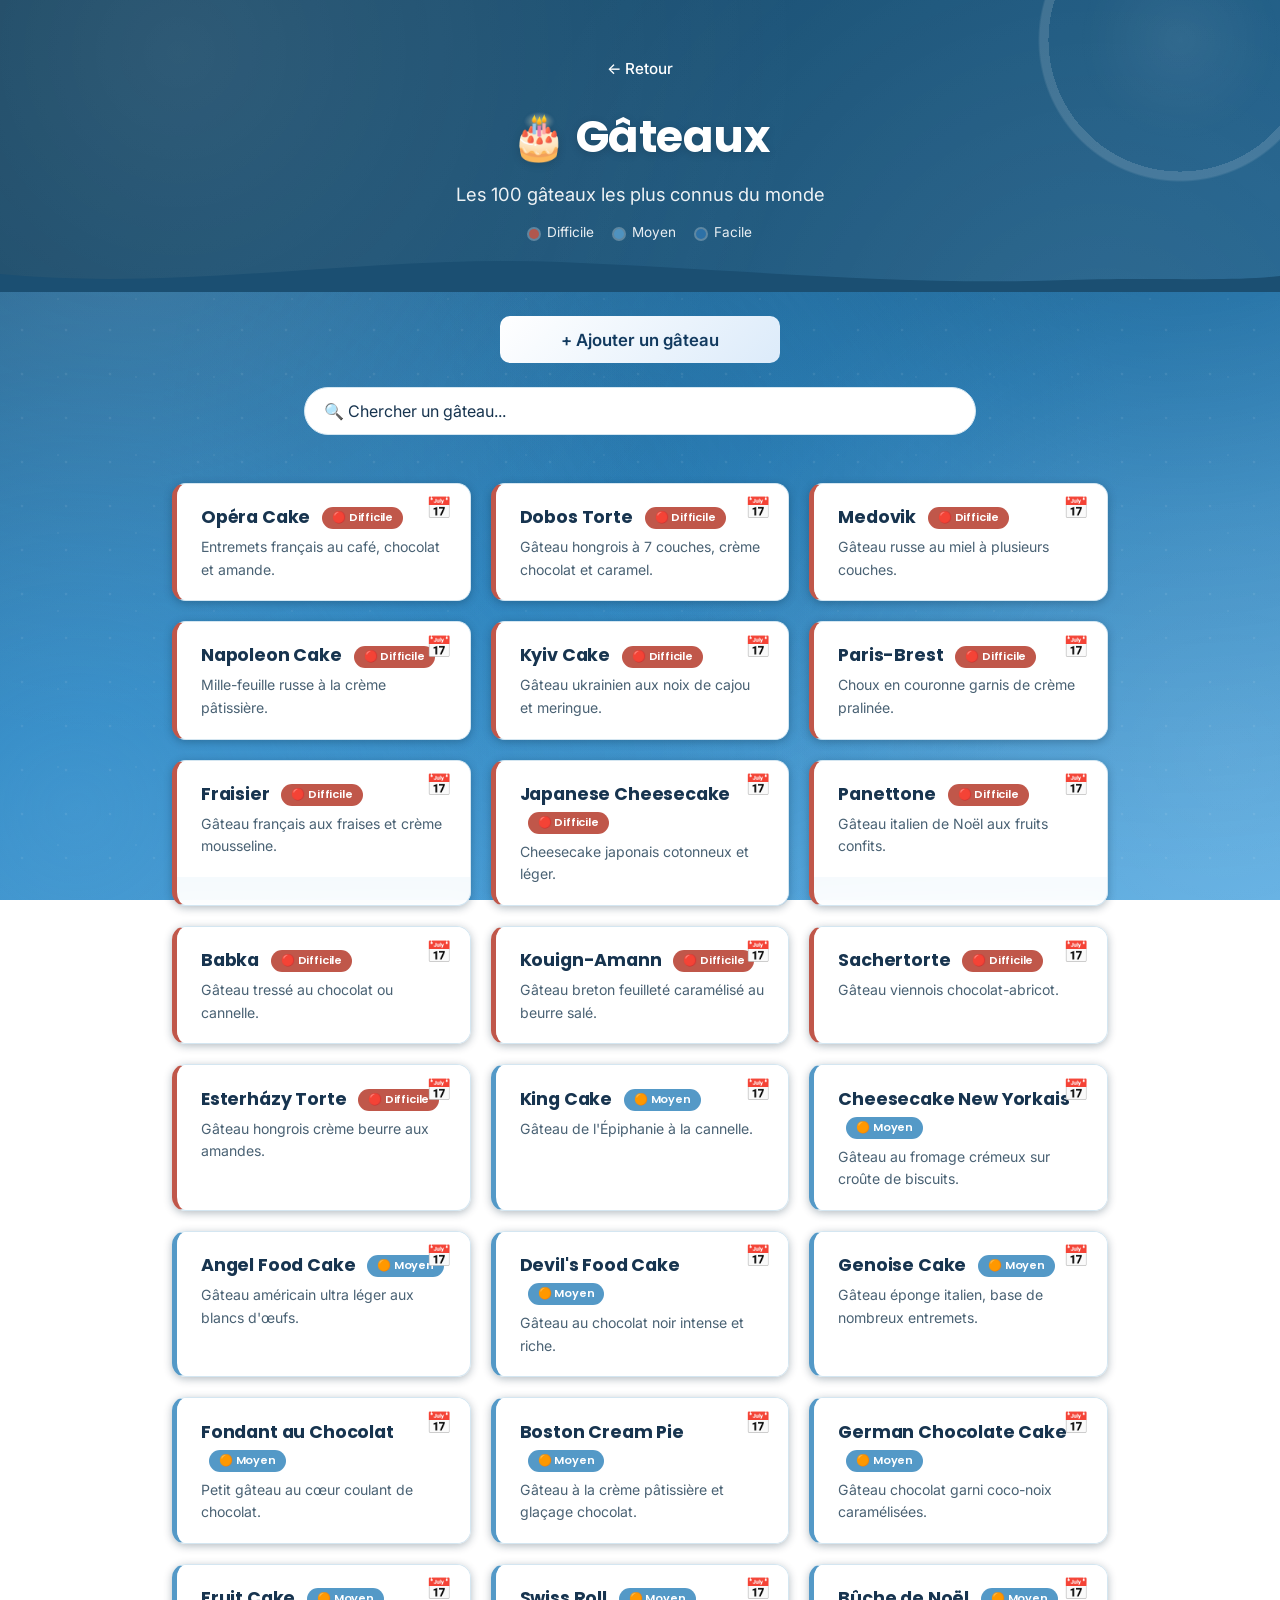
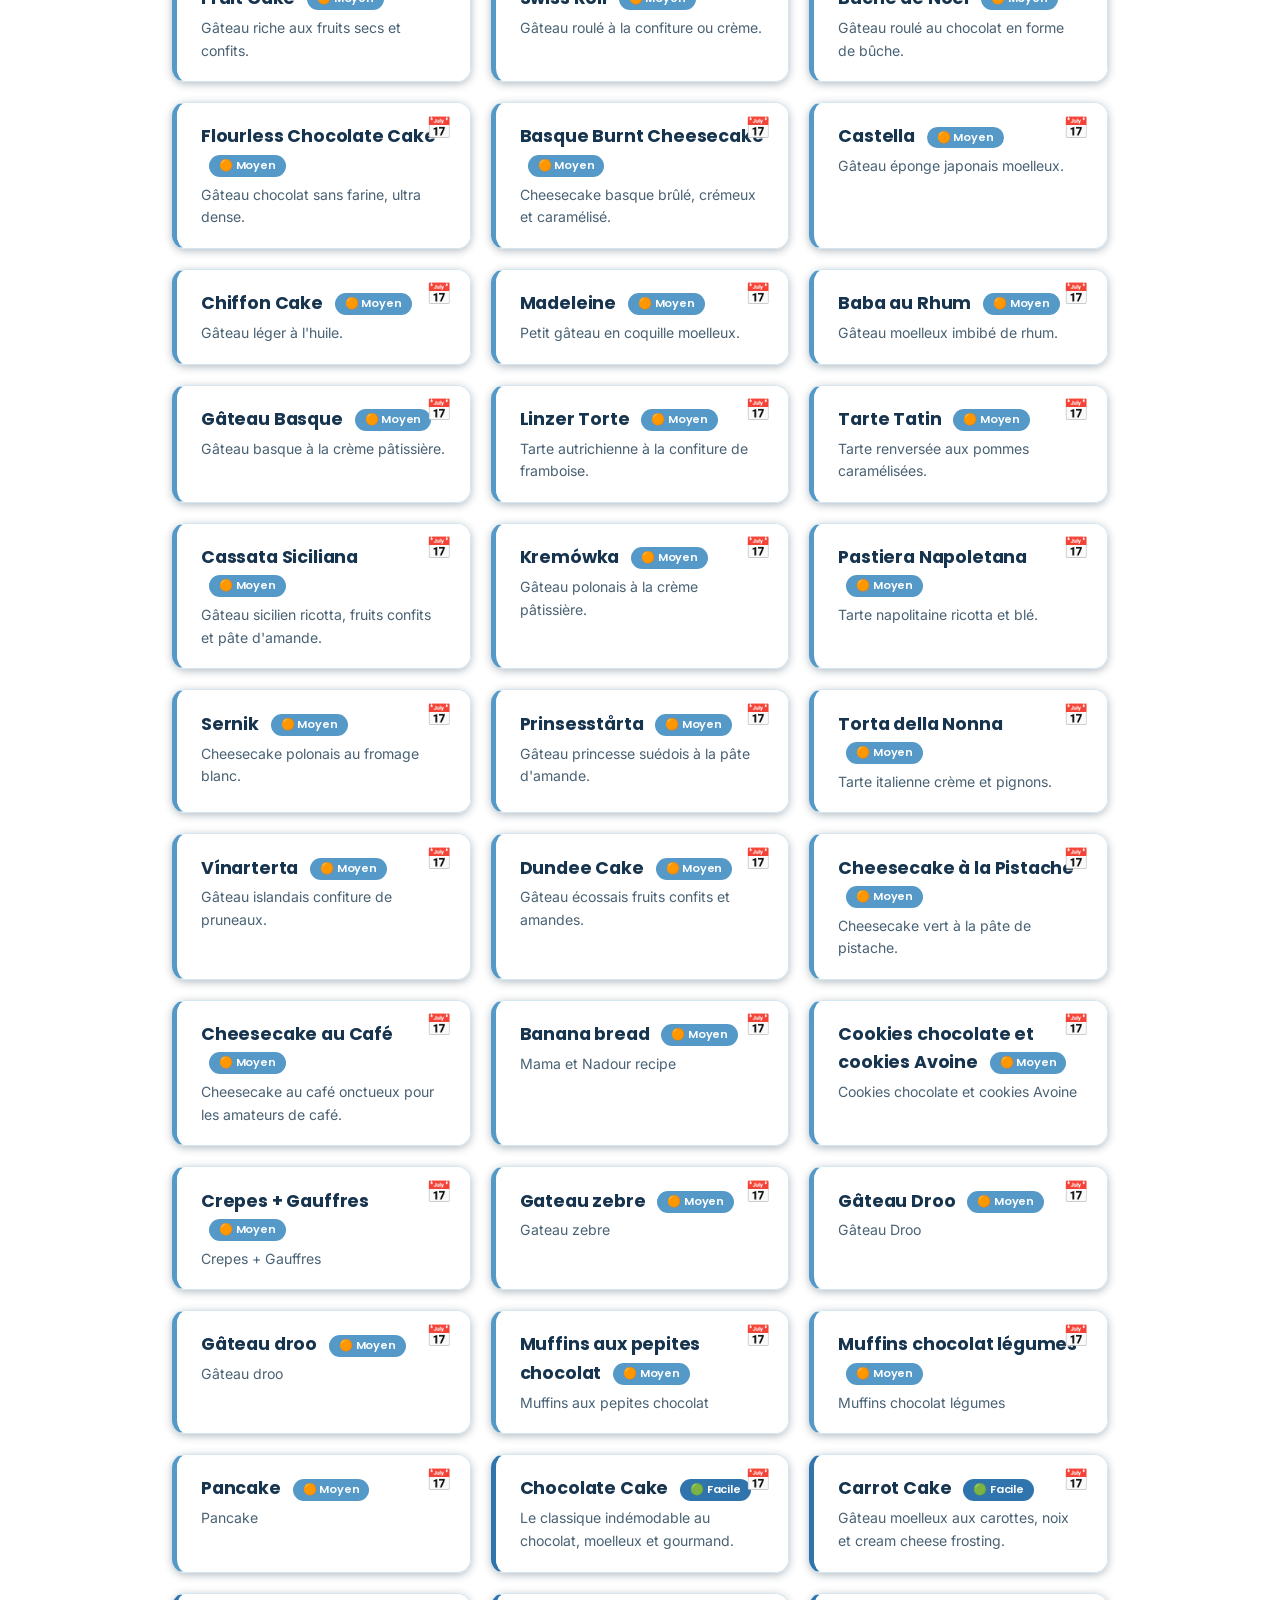
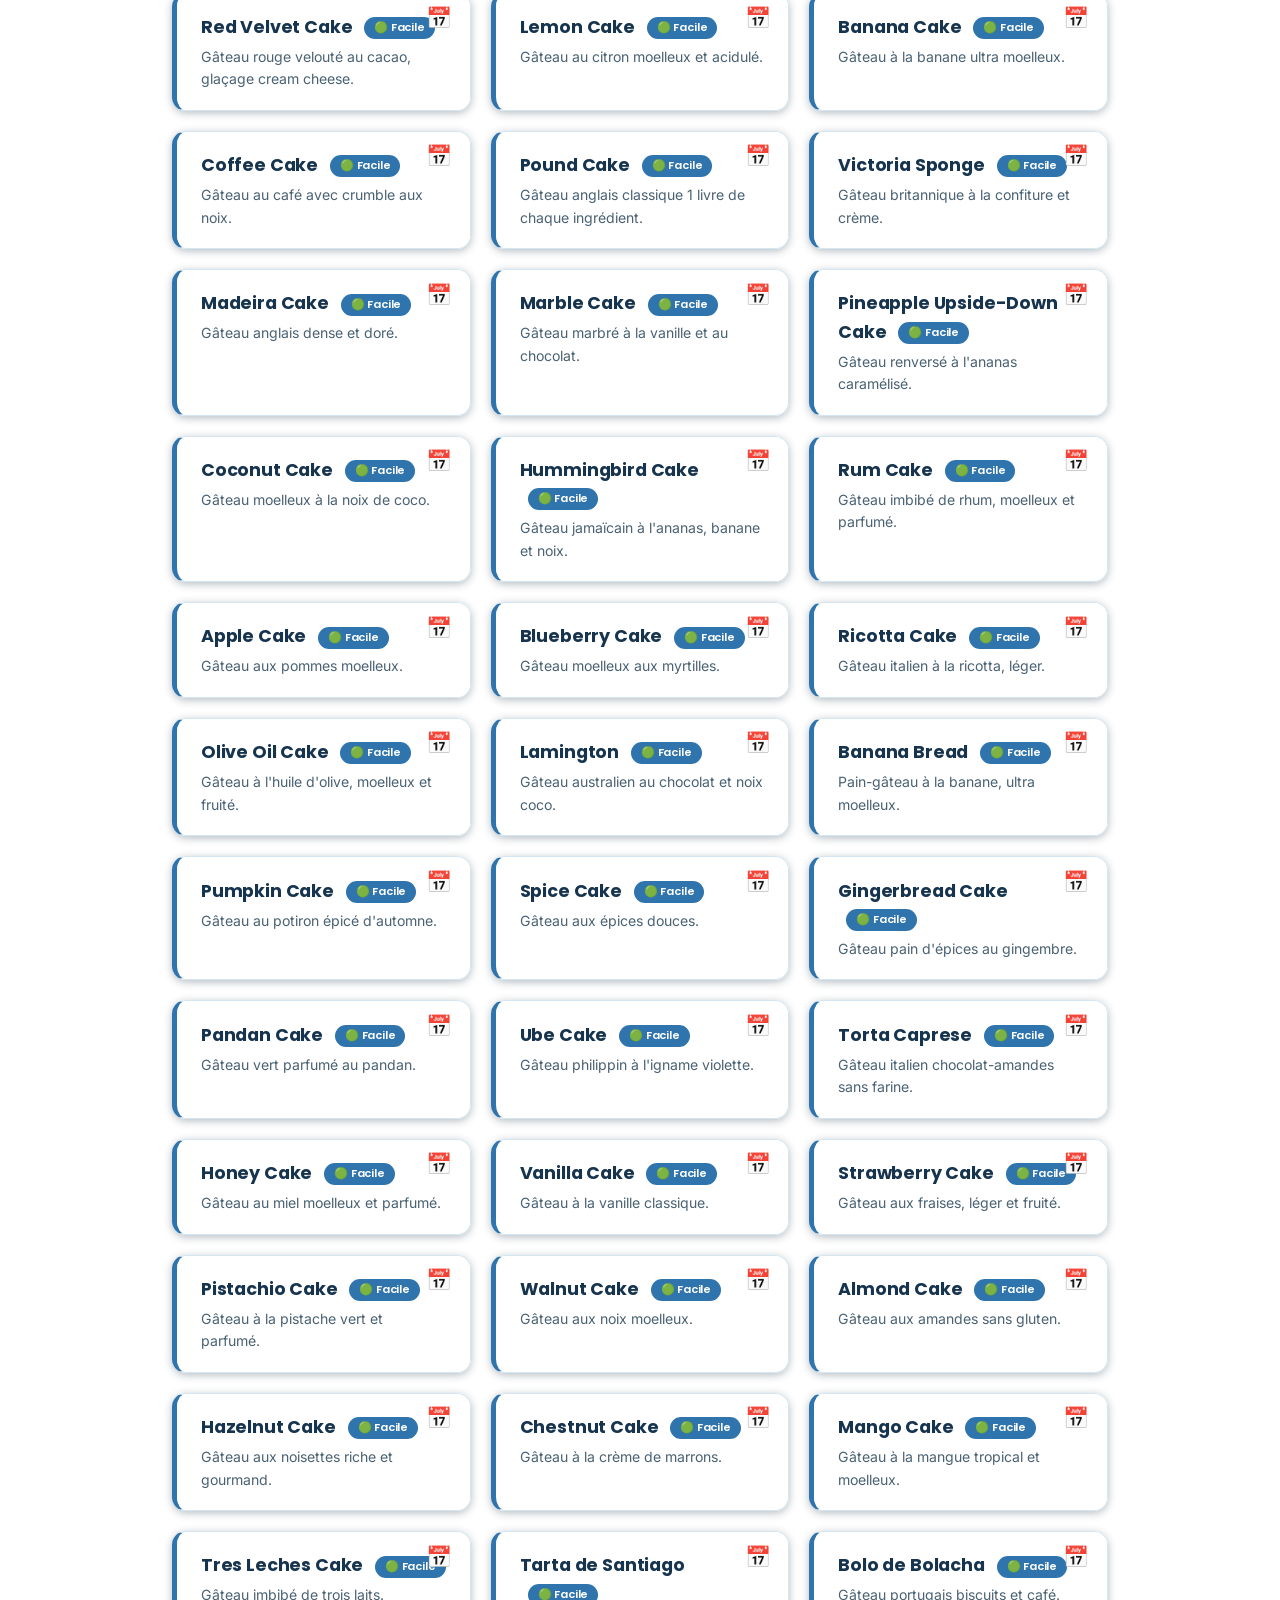
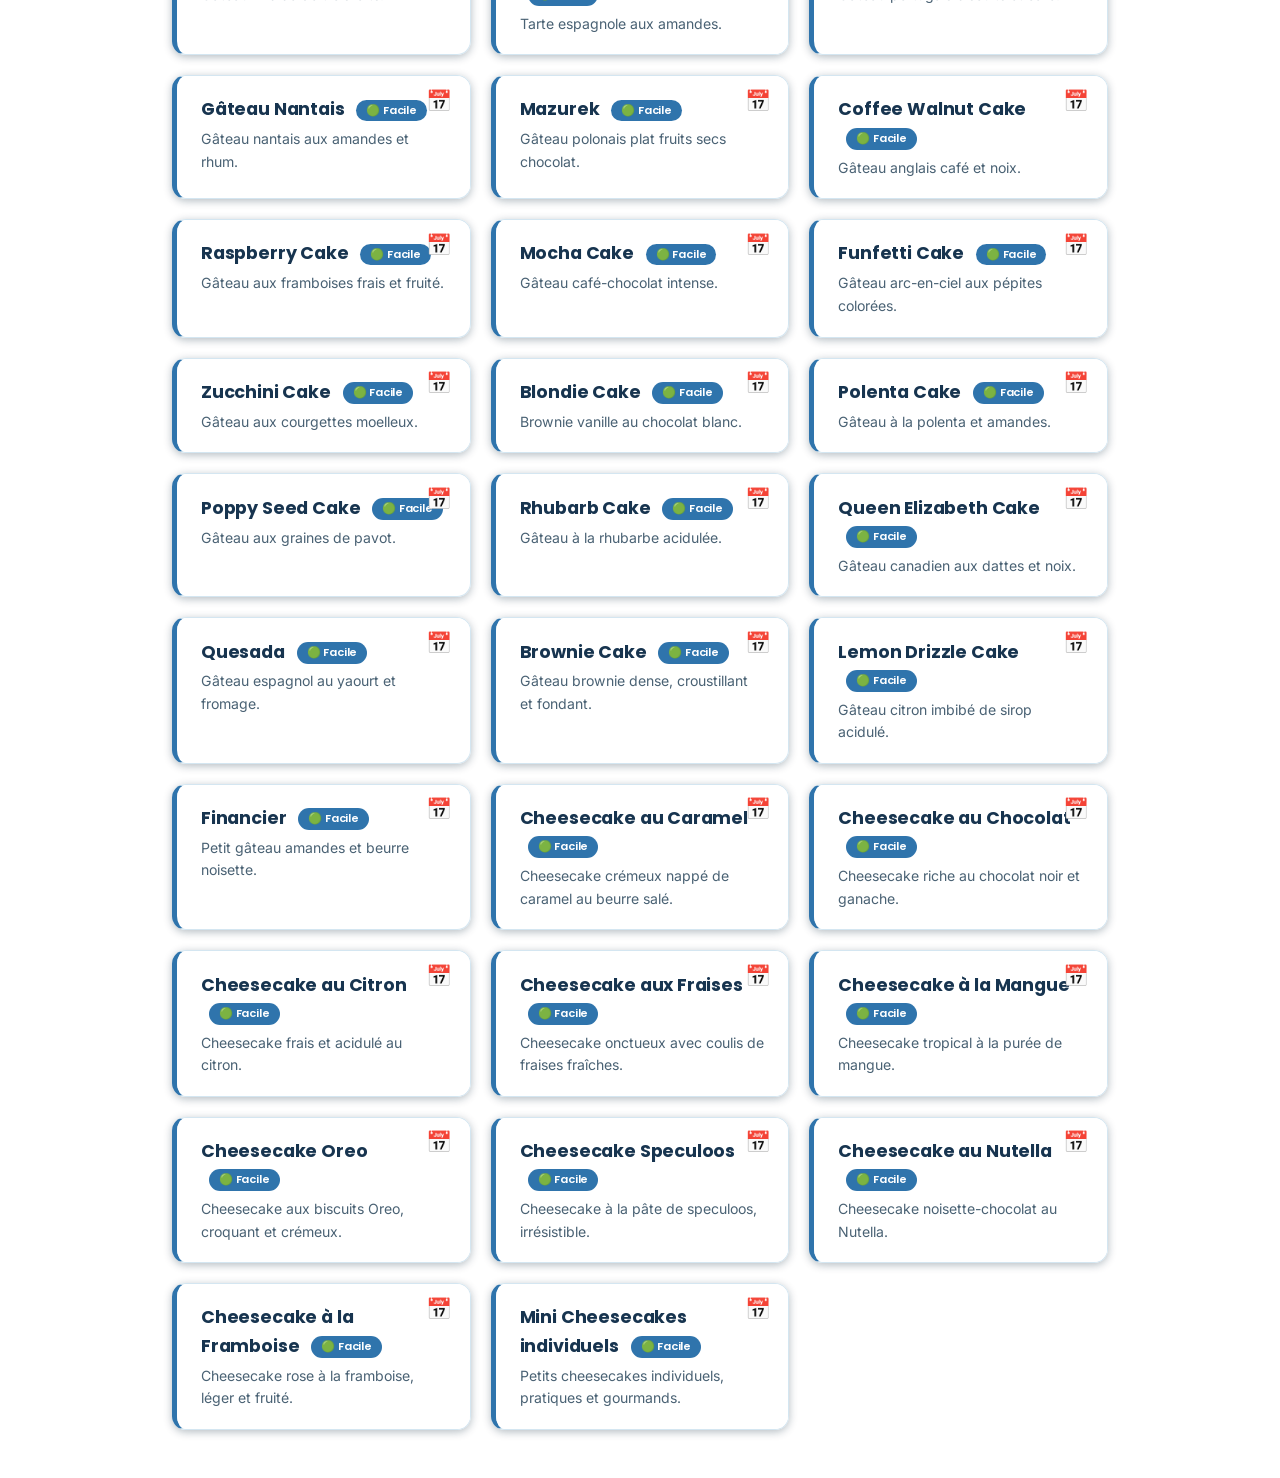
<file: gateaux.html>
<!DOCTYPE html>
<html lang="fr">
<head>
    <meta charset="UTF-8">
    <meta name="viewport" content="width=device-width, initial-scale=1.0">
    <title>Gâteaux</title>
    <link rel="preconnect" href="https://fonts.googleapis.com">
    <link rel="preconnect" href="https://fonts.gstatic.com" crossorigin>
    <link href="https://fonts.googleapis.com/css2?family=Poppins:wght@500;600;700&family=Inter:wght@400;500;600;700&display=swap" rel="stylesheet">
    <link rel="stylesheet" href="style.css">
    <script src="cart.js"></script>
</head>
<body>
    <header>
        <a href="index.html" class="back">← Retour</a>
        <h1>🎂 Gâteaux</h1>
        <p>Les 100 gâteaux les plus connus du monde</p>
        <div class="diff-legend">
            <span class="legend-dot hard"></span> Difficile
            <span class="legend-dot medium" style="margin-left:1rem"></span> Moyen
            <span class="legend-dot easy" style="margin-left:1rem"></span> Facile
        </div>
    </header>

    <main>
        <button class="btn btn-add" id="addBtn">+ Ajouter un gâteau</button>

        <div id="addForm" class="add-form hidden">
            <h3>Nouveau gâteau</h3>
            <select id="newDiff" class="add-input">
                <option value="easy">Facile</option>
                <option value="medium">Moyen</option>
                <option value="hard">Difficile</option>
            </select>
            <input type="text" id="newName" placeholder="Nom du gâteau" class="add-input">
            <textarea id="newDesc" placeholder="Description" class="add-input" rows="2"></textarea>
            <textarea id="newIngredients" placeholder="Ingrédients (un par ligne)" class="add-input" rows="4"></textarea>
            <textarea id="newInstructions" placeholder="Instructions" class="add-input" rows="4"></textarea>
            <div class="add-actions">
                <button class="btn btn-small" id="saveBtn">Ajouter</button>
                <button class="btn btn-small btn-cancel" id="cancelBtn">Annuler</button>
            </div>
        </div>

        <div class="filter-bar">
            <input type="text" id="searchInput" class="filter-search" placeholder="🔍 Chercher un gâteau...">
        </div>
        <div class="grid" id="recipesGrid"></div>
    </main>

    <div id="mealModal" class="modal-overlay hidden">
        <div class="modal">
            <h3>📅 Planifier un repas</h3>
            <p id="mealModalRecipe" class="modal-recipe-name"></p>
            <label>Date :</label>
            <input type="date" id="mealDate" class="meal-select">
            <label>Moment :</label>
            <select id="mealTime" class="meal-select"></select>
            <div class="modal-buttons">
                <button id="mealSaveBtn" class="btn">Ajouter</button>
                <button id="mealCancelBtn" class="btn btn-clear">Annuler</button>
            </div>
        </div>
    </div>

    <script>
        const recipes = [
            {
                name: 'Opéra Cake',
                desc: 'Entremets français au café, chocolat et amande.',
                diff: 'hard',
                ingredients: ['Poudre amande', '4 œufs', '100g sucre', 'Ganache chocolat', 'Crème au beurre café'],
                instructions: 'Cuire un biscuit Joconde. Imbiber de café. Alterner crème beurre café et ganache. Napper de glaçage chocolat.'
            },
            {
                name: 'Dobos Torte',
                desc: 'Gâteau hongrois à 7 couches, crème chocolat et caramel.',
                diff: 'hard',
                ingredients: ['5 œufs', '150g sucre', '100g farine', 'Crème chocolat', 'Caramel'],
                instructions: 'Cuire 7 fines génoises. Garnir de crème chocolat. Couvrir de caramel durci.'
            },
            {
                name: 'Medovik',
                desc: 'Gâteau russe au miel à plusieurs couches.',
                diff: 'hard',
                ingredients: ['3 œufs', '150g sucre', '100g miel', '100g beurre', '500g farine', 'Crème aigre'],
                instructions: 'Préparer la pâte au miel. Cuire 8 disques. Garnir de crème aigre sucrée. Laisser reposer 12h.'
            },
            {
                name: 'Napoleon Cake',
                desc: 'Mille-feuille russe à la crème pâtissière.',
                diff: 'hard',
                ingredients: ['500g farine', '400g beurre', '1L lait', '6 jaunes', '200g sucre'],
                instructions: 'Cuire des disques de pâte. Préparer la crème. Alterner pâte et crème. Réfrigérer 12h.'
            },
            {
                name: 'Kyiv Cake',
                desc: 'Gâteau ukrainien aux noix de cajou et meringue.',
                diff: 'hard',
                ingredients: ['6 blancs', '250g sucre', '200g noix cajou', 'Crème au beurre'],
                instructions: 'Monter les blancs avec sucre. Ajouter les noix. Cuire 2 disques meringue. Garnir de crème au beurre.'
            },
            {
                name: 'Paris-Brest',
                desc: 'Choux en couronne garnis de crème pralinée.',
                diff: 'hard',
                ingredients: ['100g beurre', '200ml eau', '125g farine', '3 œufs', 'Crème pralinée'],
                instructions: 'Préparer une pâte à choux. Former une couronne. Cuire 30min à 200°C. Garnir de crème pralinée.'
            },
            {
                name: 'Fraisier',
                desc: 'Gâteau français aux fraises et crème mousseline.',
                diff: 'hard',
                ingredients: ['Génoise', '500g fraises', '500ml lait', '4 jaunes', '100g sucre', '200g beurre'],
                instructions: 'Préparer une génoise. La couper en deux. Crème mousseline. Disposer fraises et crème entre les couches.'
            },
            {
                name: 'Japanese Cheesecake',
                desc: 'Cheesecake japonais cotonneux et léger.',
                diff: 'hard',
                ingredients: ['200g cream cheese', '50g beurre', '100ml lait', '6 œufs', '60g farine', '60g sucre'],
                instructions: 'Faire fondre cream cheese et beurre. Ajouter jaunes, farine et blancs montés. Cuire au bain-marie 1h à 160°C.'
            },
            {
                name: 'Panettone',
                desc: 'Gâteau italien de Noël aux fruits confits.',
                diff: 'hard',
                ingredients: ['500g farine', '200g beurre', '150g sucre', '4 œufs', 'Fruits confits', 'Levure'],
                instructions: 'Préparer une pâte briochée. Ajouter fruits confits. Laisser lever 6h. Cuire 50min à 170°C.'
            },
            {
                name: 'Babka',
                desc: 'Gâteau tressé au chocolat ou cannelle.',
                diff: 'hard',
                ingredients: ['500g farine', '150g beurre', '100g sucre', '3 œufs', 'Chocolat', 'Levure'],
                instructions: 'Préparer une pâte briochée. Garnir de chocolat. Tresser. Cuire 35min à 180°C.'
            },
            {
                name: 'Kouign-Amann',
                desc: 'Gâteau breton feuilleté caramélisé au beurre salé.',
                diff: 'hard',
                ingredients: ['500g farine', '400g beurre salé', '300g sucre', 'Levure'],
                instructions: 'Préparer une pâte levée. Incorporer beurre et sucre en pliage. Cuire 40min à 200°C.'
            },
            {
                name: 'Sachertorte',
                desc: 'Gâteau viennois chocolat-abricot.',
                diff: 'hard',
                ingredients: ['150g chocolat', '150g beurre', '100g sucre', '6 œufs', '100g farine', 'Confiture abricot'],
                instructions: 'Faire fondre chocolat et beurre. Ajouter jaunes, farine et blancs. Cuire 40min. Garnir d\'abricot, napper chocolat.'
            },
            {
                name: 'Esterházy Torte',
                desc: 'Gâteau hongrois crème beurre aux amandes.',
                diff: 'hard',
                ingredients: ['6 blancs', '200g sucre', '150g amandes', 'Crème au beurre', 'Cognac'],
                instructions: 'Cuire 5 disques meringue amandes. Garnir de crème cognac. Napper de glaçage.'
            },
            {
                name: 'King Cake',
                desc: 'Gâteau de l\'Épiphanie à la cannelle.',
                diff: 'medium',
                ingredients: ['500g farine', '100g beurre', '100g sucre', '2 œufs', 'Cannelle', 'Sucre coloré'],
                instructions: 'Préparer une pâte briochée. Tresser en couronne. Cuire 25min à 180°C. Décorer de sucre coloré.'
            },
            {
                name: 'Cheesecake New Yorkais',
                desc: 'Gâteau au fromage crémeux sur croûte de biscuits.',
                diff: 'medium',
                ingredients: ['200g biscuits', '80g beurre', '900g cream cheese', '200g sucre', '4 œufs', '200ml crème'],
                instructions: 'Écraser les biscuits avec le beurre. Battre le cream cheese avec le sucre. Ajouter œufs et crème. Cuire au bain-marie 1h à 160°C.'
            },
            {
                name: 'Angel Food Cake',
                desc: 'Gâteau américain ultra léger aux blancs d\'œufs.',
                diff: 'medium',
                ingredients: ['12 blancs', '300g sucre', '120g farine', 'Crème de tartre'],
                instructions: 'Monter les blancs avec le sucre. Incorporer la farine. Cuire 40min à 170°C. Retourner pour refroidir.'
            },
            {
                name: 'Devil\'s Food Cake',
                desc: 'Gâteau au chocolat noir intense et riche.',
                diff: 'medium',
                ingredients: ['200g farine', '300g sucre', '75g cacao', '2 œufs', '120ml lait', '100g beurre'],
                instructions: 'Mélanger secs et humides. Cuire 30min à 180°C. Garnir de ganache chocolat.'
            },
            {
                name: 'Genoise Cake',
                desc: 'Gâteau éponge italien, base de nombreux entremets.',
                diff: 'medium',
                ingredients: ['4 œufs', '120g sucre', '120g farine', '50g beurre'],
                instructions: 'Battre œufs et sucre au bain-marie. Incorporer farine et beurre. Cuire 30min à 180°C.'
            },
            {
                name: 'Fondant au Chocolat',
                desc: 'Petit gâteau au cœur coulant de chocolat.',
                diff: 'medium',
                ingredients: ['200g chocolat', '100g beurre', '3 œufs', '80g sucre', '40g farine'],
                instructions: 'Faire fondre chocolat et beurre. Battre œufs et sucre. Ajouter chocolat et farine. Cuire 10min à 200°C.'
            },
            {
                name: 'Boston Cream Pie',
                desc: 'Gâteau à la crème pâtissière et glaçage chocolat.',
                diff: 'medium',
                ingredients: ['200g farine', '150g beurre', '3 œufs', '500ml lait', '4 jaunes', '100g sucre', 'Chocolat'],
                instructions: 'Cuire le gâteau. Préparer une crème pâtissière. Garnir et napper de chocolat.'
            },
            {
                name: 'German Chocolate Cake',
                desc: 'Gâteau chocolat garni coco-noix caramélisées.',
                diff: 'medium',
                ingredients: ['200g farine', '200g sucre', '100g cacao', '3 œufs', 'Noix coco', 'Noix de pécan'],
                instructions: 'Cuire le gâteau chocolat. Glaçage au lait concentré avec coco et noix. Garnir.'
            },
            {
                name: 'Fruit Cake',
                desc: 'Gâteau riche aux fruits secs et confits.',
                diff: 'medium',
                ingredients: ['300g fruits secs', '200g farine', '150g beurre', '150g sucre', '3 œufs', 'Épices'],
                instructions: 'Macérer les fruits. Battre beurre et sucre. Ajouter œufs, farine et fruits. Cuire 1h30 à 150°C.'
            },
            {
                name: 'Swiss Roll',
                desc: 'Gâteau roulé à la confiture ou crème.',
                diff: 'medium',
                ingredients: ['4 œufs', '120g sucre', '120g farine', 'Confiture'],
                instructions: 'Battre œufs et sucre. Ajouter farine. Cuire 10min à 200°C. Rouler avec la garniture.'
            },
            {
                name: 'Bûche de Noël',
                desc: 'Gâteau roulé au chocolat en forme de bûche.',
                diff: 'medium',
                ingredients: ['4 œufs', '120g sucre', '100g farine', '30g cacao', 'Crème au beurre'],
                instructions: 'Préparer un biscuit au chocolat. Garnir de crème. Rouler et décorer en bûche.'
            },
            {
                name: 'Flourless Chocolate Cake',
                desc: 'Gâteau chocolat sans farine, ultra dense.',
                diff: 'medium',
                ingredients: ['200g chocolat', '150g beurre', '4 œufs', '150g sucre'],
                instructions: 'Faire fondre chocolat et beurre. Battre œufs et sucre. Mélanger. Cuire 30min à 180°C.'
            },
            {
                name: 'Basque Burnt Cheesecake',
                desc: 'Cheesecake basque brûlé, crémeux et caramélisé.',
                diff: 'medium',
                ingredients: ['900g cream cheese', '200g sucre', '5 œufs', '400ml crème', '40g farine'],
                instructions: 'Battre tous les ingrédients. Cuire 50min à 200°C jusqu\'à surface brune.'
            },
            {
                name: 'Castella',
                desc: 'Gâteau éponge japonais moelleux.',
                diff: 'medium',
                ingredients: ['4 œufs', '120g sucre', '120g farine', '2 càs miel'],
                instructions: 'Battre œufs, sucre et miel au bain-marie. Ajouter farine. Cuire 40min à 170°C.'
            },
            {
                name: 'Chiffon Cake',
                desc: 'Gâteau léger à l\'huile.',
                diff: 'medium',
                ingredients: ['5 œufs', '200g farine', '200g sucre', '80ml huile', '120ml eau'],
                instructions: 'Battre blancs en neige. Mélanger jaunes, huile, eau, farine. Incorporer blancs. Cuire 45min à 170°C.'
            },
            {
                name: 'Madeleine',
                desc: 'Petit gâteau en coquille moelleux.',
                diff: 'medium',
                ingredients: ['150g farine', '150g beurre', '130g sucre', '3 œufs', 'Zeste citron'],
                instructions: 'Battre œufs et sucre. Ajouter farine, beurre et zeste. Laisser reposer 1h. Cuire 10min à 200°C.'
            },
            {
                name: 'Baba au Rhum',
                desc: 'Gâteau moelleux imbibé de rhum.',
                diff: 'medium',
                ingredients: ['250g farine', '100g beurre', '3 œufs', '200ml rhum', '300ml eau', '150g sucre'],
                instructions: 'Cuire le baba. Préparer un sirop au rhum. Imbiber généreusement. Servir avec crème.'
            },
            {
                name: 'Gâteau Basque',
                desc: 'Gâteau basque à la crème pâtissière.',
                diff: 'medium',
                ingredients: ['250g farine', '150g beurre', '150g sucre', '2 œufs', '500ml lait', 'Jaunes'],
                instructions: 'Préparer une pâte sablée. Garnir de crème. Refermer. Dorer et cuire 40min à 180°C.'
            },
            {
                name: 'Linzer Torte',
                desc: 'Tarte autrichienne à la confiture de framboise.',
                diff: 'medium',
                ingredients: ['200g farine', '150g beurre', '100g sucre', '100g amandes', 'Confiture framboise'],
                instructions: 'Préparer la pâte aux amandes. Garnir de confiture. Décorer de bandes. Cuire 40min à 180°C.'
            },
            {
                name: 'Tarte Tatin',
                desc: 'Tarte renversée aux pommes caramélisées.',
                diff: 'medium',
                ingredients: ['6 pommes', '100g beurre', '150g sucre', '1 pâte feuilletée'],
                instructions: 'Caraméliser sucre et beurre. Disposer les pommes. Couvrir de pâte. Cuire 30min à 200°C. Retourner.'
            },
            {
                name: 'Cassata Siciliana',
                desc: 'Gâteau sicilien ricotta, fruits confits et pâte d\'amande.',
                diff: 'medium',
                ingredients: ['Génoise', '500g ricotta', '150g sucre', 'Fruits confits', 'Pâte d\'amande'],
                instructions: 'Mélanger ricotta, sucre et fruits. Garnir la génoise. Couvrir de pâte d\'amande.'
            },
            {
                name: 'Kremówka',
                desc: 'Gâteau polonais à la crème pâtissière.',
                diff: 'medium',
                ingredients: ['Pâte feuilletée', '1L lait', '6 jaunes', '200g sucre', '100g farine', '200g beurre'],
                instructions: 'Cuire la pâte en 2 disques. Crème pâtissière au beurre. Monter et réfrigérer.'
            },
            {
                name: 'Pastiera Napoletana',
                desc: 'Tarte napolitaine ricotta et blé.',
                diff: 'medium',
                ingredients: ['Pâte brisée', '300g ricotta', '200g blé cuit', '150g sucre', '3 œufs'],
                instructions: 'Préparer la pâte. Mélanger ricotta, blé, sucre, œufs. Garnir. Cuire 40min à 180°C.'
            },
            {
                name: 'Sernik',
                desc: 'Cheesecake polonais au fromage blanc.',
                diff: 'medium',
                ingredients: ['1kg fromage blanc', '200g sucre', '4 œufs', '100g beurre', 'Raisins'],
                instructions: 'Mixer le fromage. Ajouter sucre, œufs, beurre. Verser sur pâte brisée. Cuire 1h à 170°C.'
            },
            {
                name: 'Prinsesstårta',
                desc: 'Gâteau princesse suédois à la pâte d\'amande.',
                diff: 'medium',
                ingredients: ['Génoise', 'Crème pâtissière', 'Confiture', 'Crème fouettée', 'Pâte d\'amande verte'],
                instructions: 'Garnir la génoise de crème et confiture. Couvrir de pâte d\'amande verte.'
            },
            {
                name: 'Torta della Nonna',
                desc: 'Tarte italienne crème et pignons.',
                diff: 'medium',
                ingredients: ['Pâte sablée', '500ml lait', '4 jaunes', '100g sucre', '50g farine', 'Pignons'],
                instructions: 'Préparer la pâte. Crème pâtissière. Garnir et couvrir. Parsemer de pignons. Cuire 35min à 180°C.'
            },
            {
                name: 'Vínarterta',
                desc: 'Gâteau islandais confiture de pruneaux.',
                diff: 'medium',
                ingredients: ['500g farine', '200g beurre', '200g sucre', 'Confiture pruneaux', 'Cardamome'],
                instructions: 'Pâte sablée. Cuire 6 disques. Garnir de confiture pruneaux. Empiler.'
            },
            {
                name: 'Dundee Cake',
                desc: 'Gâteau écossais fruits confits et amandes.',
                diff: 'medium',
                ingredients: ['200g farine', '150g beurre', '150g sucre', '3 œufs', 'Fruits confits', 'Amandes'],
                instructions: 'Battre beurre et sucre. Ajouter œufs, farine et fruits. Décorer d\'amandes. Cuire 1h30 à 150°C.'
            },
            {
                name: 'Chocolate Cake',
                desc: 'Le classique indémodable au chocolat, moelleux et gourmand.',
                diff: 'easy',
                ingredients: ['200g farine', '200g sucre', '100g cacao', '3 œufs', '150g beurre', 'Levure', '200ml lait'],
                instructions: 'Mélanger farine, cacao et levure. Battre beurre et sucre, ajouter les œufs. Ajouter le mélange sec et le lait. Cuire 35min à 180°C.'
            },
            {
                name: 'Carrot Cake',
                desc: 'Gâteau moelleux aux carottes, noix et cream cheese frosting.',
                diff: 'easy',
                ingredients: ['300g carottes', '200g farine', '200g sucre', '3 œufs', '100ml huile', '100g noix', 'Cannelle', 'Cream cheese'],
                instructions: 'Mélanger farine, sucre, cannelle. Ajouter œufs, huile, carottes et noix. Cuire 40min à 180°C. Garnir de cream cheese.'
            },
            {
                name: 'Red Velvet Cake',
                desc: 'Gâteau rouge velouté au cacao, glaçage cream cheese.',
                diff: 'easy',
                ingredients: ['250g farine', '200g sucre', '2 càs cacao', 'Colorant rouge', '2 œufs', '120ml lait', 'Cream cheese'],
                instructions: 'Mélanger secs et humides avec le colorant. Cuire 30min à 180°C. Garnir de cream cheese frosting.'
            },
            {
                name: 'Lemon Cake',
                desc: 'Gâteau au citron moelleux et acidulé.',
                diff: 'easy',
                ingredients: ['200g farine', '200g sucre', '3 œufs', '150g beurre', '2 citrons (jus+zeste)', 'Levure'],
                instructions: 'Battre beurre et sucre. Ajouter œufs, farine, citron et levure. Cuire 35min à 180°C. Napper de glacage citron.'
            },
            {
                name: 'Banana Cake',
                desc: 'Gâteau à la banane ultra moelleux.',
                diff: 'easy',
                ingredients: ['3 bananes mûres', '200g farine', '150g sucre', '2 œufs', '80ml huile', 'Levure'],
                instructions: 'Écraser les bananes. Mélanger avec œufs, huile et sucre. Ajouter farine et levure. Cuire 35min à 180°C.'
            },
            {
                name: 'Coffee Cake',
                desc: 'Gâteau au café avec crumble aux noix.',
                diff: 'easy',
                ingredients: ['200g farine', '200g sucre', '2 càs café', '100g beurre', '2 œufs', '100ml lait', 'Noix'],
                instructions: 'Mélanger farine, sucre, café. Ajouter beurre, œufs et lait. Parsemer de crumble noix. Cuire 35min à 180°C.'
            },
            {
                name: 'Pound Cake',
                desc: 'Gâteau anglais classique 1 livre de chaque ingrédient.',
                diff: 'easy',
                ingredients: ['250g farine', '250g beurre', '250g sucre', '4 œufs', 'Vanille'],
                instructions: 'Battre beurre et sucre. Ajouter œufs un à un. Ajouter farine et vanille. Cuire 50min à 170°C.'
            },
            {
                name: 'Victoria Sponge',
                desc: 'Gâteau britannique à la confiture et crème.',
                diff: 'easy',
                ingredients: ['200g farine', '200g beurre', '200g sucre', '4 œufs', 'Confiture fraises', 'Crème'],
                instructions: 'Battre beurre et sucre. Ajouter œufs et farine. Cuire 25min à 180°C. Garnir de confiture et crème.'
            },
            {
                name: 'Madeira Cake',
                desc: 'Gâteau anglais dense et doré.',
                diff: 'easy',
                ingredients: ['200g farine', '200g beurre', '180g sucre', '3 œufs', 'Zeste citron'],
                instructions: 'Battre beurre et sucre. Ajouter œufs, farine et zeste. Cuire 45min à 170°C.'
            },
            {
                name: 'Marble Cake',
                desc: 'Gâteau marbré à la vanille et au chocolat.',
                diff: 'easy',
                ingredients: ['200g farine', '200g beurre', '200g sucre', '4 œufs', '2 càs cacao'],
                instructions: 'Préparer une pâte vanille. Diviser et ajouter cacao. Alterner dans le moule. Cuire 40min à 180°C.'
            },
            {
                name: 'Pineapple Upside-Down Cake',
                desc: 'Gâteau renversé à l\'ananas caramélisé.',
                diff: 'easy',
                ingredients: ['200g farine', '150g beurre', '150g sucre', '2 œufs', 'Ananas', 'Sucre brun'],
                instructions: 'Caraméliser sucre et ananas dans le moule. Verser la pâte. Cuire 35min à 180°C. Retourner.'
            },
            {
                name: 'Coconut Cake',
                desc: 'Gâteau moelleux à la noix de coco.',
                diff: 'easy',
                ingredients: ['200g farine', '200g sucre', '150g noix coco', '3 œufs', '100g beurre', '200ml lait'],
                instructions: 'Mélanger tous les ingrédients. Cuire 35min à 180°C. Garnir de noix coco râpée.'
            },
            {
                name: 'Hummingbird Cake',
                desc: 'Gâteau jamaïcain à l\'ananas, banane et noix.',
                diff: 'easy',
                ingredients: ['2 bananes', '200g ananas', '200g farine', '200g sucre', '100g noix', '2 œufs'],
                instructions: 'Mélanger farine et sucre. Ajouter banane, ananas, noix et œufs. Cuire 40min à 180°C.'
            },
            {
                name: 'Rum Cake',
                desc: 'Gâteau imbibé de rhum, moelleux et parfumé.',
                diff: 'easy',
                ingredients: ['200g farine', '200g beurre', '200g sucre', '3 œufs', '100ml rhum'],
                instructions: 'Cuire le gâteau. Préparer un sirop au rhum. Piquer et imbiber le gâteau chaud.'
            },
            {
                name: 'Apple Cake',
                desc: 'Gâteau aux pommes moelleux.',
                diff: 'easy',
                ingredients: ['3 pommes', '200g farine', '150g sucre', '100g beurre', '2 œufs', 'Cannelle'],
                instructions: 'Mélanger farine, sucre, beurre, œufs. Ajouter les pommes. Cuire 40min à 180°C.'
            },
            {
                name: 'Blueberry Cake',
                desc: 'Gâteau moelleux aux myrtilles.',
                diff: 'easy',
                ingredients: ['200g farine', '150g sucre', '100g beurre', '2 œufs', '200g myrtilles'],
                instructions: 'Mélanger farine, sucre, beurre, œufs. Ajouter les myrtilles. Cuire 35min à 180°C.'
            },
            {
                name: 'Ricotta Cake',
                desc: 'Gâteau italien à la ricotta, léger.',
                diff: 'easy',
                ingredients: ['500g ricotta', '150g sucre', '3 œufs', '50g farine', 'Zeste citron'],
                instructions: 'Mélanger ricotta, sucre, œufs. Ajouter farine et zeste. Cuire 45min à 170°C.'
            },
            {
                name: 'Olive Oil Cake',
                desc: 'Gâteau à l\'huile d\'olive, moelleux et fruité.',
                diff: 'easy',
                ingredients: ['200g farine', '150g sucre', '120ml huile olive', '3 œufs', 'Zeste orange'],
                instructions: 'Mélanger huile, sucre, œufs. Ajouter farine et zeste. Cuire 35min à 180°C.'
            },
            {
                name: 'Lamington',
                desc: 'Gâteau australien au chocolat et noix coco.',
                diff: 'easy',
                ingredients: ['Génoise', '200g chocolat', '100ml lait', 'Noix coco râpée'],
                instructions: 'Couper la génoise en carrés. Tremper dans le chocolat. Rouler dans la noix coco.'
            },
            {
                name: 'Banana Bread',
                desc: 'Pain-gâteau à la banane, ultra moelleux.',
                diff: 'easy',
                ingredients: ['3 bananes', '200g farine', '100g sucre', '80g beurre', '1 œuf'],
                instructions: 'Écraser les bananes. Mélanger avec beurre, sucre, œuf. Ajouter farine. Cuire 50min à 180°C.'
            },
            {
                name: 'Pumpkin Cake',
                desc: 'Gâteau au potiron épicé d\'automne.',
                diff: 'easy',
                ingredients: ['300g purée potiron', '200g farine', '150g sucre', '2 œufs', 'Cannelle'],
                instructions: 'Mélanger purée, œufs, sucre et huile. Ajouter farine et épices. Cuire 40min à 180°C.'
            },
            {
                name: 'Spice Cake',
                desc: 'Gâteau aux épices douces.',
                diff: 'easy',
                ingredients: ['200g farine', '150g sucre', '100g beurre', '2 œufs', 'Cannelle, muscade'],
                instructions: 'Battre beurre et sucre. Ajouter œufs, farine et épices. Cuire 35min à 180°C.'
            },
            {
                name: 'Gingerbread Cake',
                desc: 'Gâteau pain d\'épices au gingembre.',
                diff: 'easy',
                ingredients: ['250g farine', '125g beurre', '100g sucre', '120ml mélasse', 'Gingembre'],
                instructions: 'Mélanger tous les ingrédients. Cuire 40min à 170°C. Servir chaud avec crème.'
            },
            {
                name: 'Pandan Cake',
                desc: 'Gâteau vert parfumé au pandan.',
                diff: 'easy',
                ingredients: ['5 œufs', '150g farine', '150g sucre', '100ml lait coco', 'Extrait pandan'],
                instructions: 'Battre œufs et sucre. Ajouter farine, lait coco et pandan. Cuire 35min à 180°C.'
            },
            {
                name: 'Ube Cake',
                desc: 'Gâteau philippin à l\'igname violette.',
                diff: 'easy',
                ingredients: ['200g farine', '200g sucre', '150g purée ube', '3 œufs', '100ml lait coco'],
                instructions: 'Mélanger farine, sucre, beurre. Ajouter purée ube, œufs, lait coco. Cuire 35min à 180°C.'
            },
            {
                name: 'Torta Caprese',
                desc: 'Gâteau italien chocolat-amandes sans farine.',
                diff: 'easy',
                ingredients: ['200g chocolat', '200g poudre amande', '150g beurre', '4 œufs', '150g sucre'],
                instructions: 'Faire fondre chocolat et beurre. Mélanger jaunes et sucre. Ajouter amande et chocolat. Incorporer blancs. Cuire 35min à 180°C.'
            },
            {
                name: 'Honey Cake',
                desc: 'Gâteau au miel moelleux et parfumé.',
                diff: 'easy',
                ingredients: ['200g farine', '150g miel', '100g beurre', '2 œufs', '100ml lait'],
                instructions: 'Faire chauffer miel et beurre. Ajouter œufs, lait, farine. Cuire 35min à 180°C.'
            },
            {
                name: 'Vanilla Cake',
                desc: 'Gâteau à la vanille classique.',
                diff: 'easy',
                ingredients: ['200g farine', '200g sucre', '150g beurre', '3 œufs', '100ml lait', 'Vanille'],
                instructions: 'Battre beurre et sucre. Ajouter œufs, farine, lait et vanille. Cuire 35min à 180°C.'
            },
            {
                name: 'Strawberry Cake',
                desc: 'Gâteau aux fraises, léger et fruité.',
                diff: 'easy',
                ingredients: ['200g fraises', '200g farine', '150g sucre', '100g beurre', '2 œufs'],
                instructions: 'Mélanger farine, beurre, sucre et œufs. Ajouter les fraises. Cuire 35min à 180°C.'
            },
            {
                name: 'Pistachio Cake',
                desc: 'Gâteau à la pistache vert et parfumé.',
                diff: 'easy',
                ingredients: ['200g farine', '150g sucre', '100g pâte pistache', '100g beurre', '3 œufs'],
                instructions: 'Battre beurre et sucre. Ajouter pâte pistache, œufs et farine. Cuire 35min à 180°C.'
            },
            {
                name: 'Walnut Cake',
                desc: 'Gâteau aux noix moelleux.',
                diff: 'easy',
                ingredients: ['200g farine', '150g sucre', '150g noix', '100g beurre', '3 œufs', 'Miel'],
                instructions: 'Battre beurre et sucre. Ajouter œufs, farine et noix. Cuire 35min à 180°C. Napper de miel.'
            },
            {
                name: 'Almond Cake',
                desc: 'Gâteau aux amandes sans gluten.',
                diff: 'easy',
                ingredients: ['250g poudre amande', '150g sucre', '100g beurre', '3 œufs'],
                instructions: 'Mélanger amande, sucre, beurre et œufs. Cuire 35min à 180°C.'
            },
            {
                name: 'Hazelnut Cake',
                desc: 'Gâteau aux noisettes riche et gourmand.',
                diff: 'easy',
                ingredients: ['200g poudre noisette', '150g sucre', '100g beurre', '3 œufs', 'Chocolat'],
                instructions: 'Mélanger noisette, sucre, beurre et œufs. Ajouter chocolat. Cuire 35min à 180°C.'
            },
            {
                name: 'Chestnut Cake',
                desc: 'Gâteau à la crème de marrons.',
                diff: 'easy',
                ingredients: ['250g crème marrons', '100g farine', '100g beurre', '3 œufs'],
                instructions: 'Mélanger crème marrons, beurre et œufs. Ajouter farine. Cuire 35min à 180°C.'
            },
            {
                name: 'Mango Cake',
                desc: 'Gâteau à la mangue tropical et moelleux.',
                diff: 'easy',
                ingredients: ['200g purée mangue', '200g farine', '150g sucre', '100g beurre', '2 œufs'],
                instructions: 'Mélanger purée, beurre, sucre et œufs. Ajouter farine. Cuire 35min à 180°C.'
            },
            {
                name: 'Tres Leches Cake',
                desc: 'Gâteau imbibé de trois laits.',
                diff: 'easy',
                ingredients: ['200g farine', '4 œufs', '200g sucre', 'Lait concentré', 'Lait évaporé', 'Crème'],
                instructions: 'Cuire le gâteau. Piquer. Verser le mélange des 3 laits. Réfrigérer 4h.'
            },
            {
                name: 'Tarta de Santiago',
                desc: 'Tarte espagnole aux amandes.',
                diff: 'easy',
                ingredients: ['250g poudre amande', '200g sucre', '4 œufs', 'Zeste citron'],
                instructions: 'Mélanger amande, sucre, œufs et zeste. Cuire 35min à 180°C. Saupoudrer de sucre glace.'
            },
            {
                name: 'Bolo de Bolacha',
                desc: 'Gâteau portugais biscuits et café.',
                diff: 'easy',
                ingredients: ['200g biscuits', '200g beurre', '200g sucre', 'Café', '3 œufs'],
                instructions: 'Battre beurre et sucre. Ajouter les œufs. Tremper biscuits dans café. Alterner crème et biscuits.'
            },
            {
                name: 'Gâteau Nantais',
                desc: 'Gâteau nantais aux amandes et rhum.',
                diff: 'easy',
                ingredients: ['150g amande', '150g beurre', '150g sucre', '3 œufs', '40g farine', 'Rhum'],
                instructions: 'Mélanger tous les ingrédients avec rhum. Cuire 40min à 180°C. Napper glaçage rhum.'
            },
            {
                name: 'Mazurek',
                desc: 'Gâteau polonais plat fruits secs chocolat.',
                diff: 'easy',
                ingredients: ['200g farine', '100g beurre', '1 jaune', 'Fruits secs', 'Chocolat'],
                instructions: 'Pâte sablée. Cuire 15min. Garnir de fruits secs et chocolat fondu.'
            },
            {
                name: 'Coffee Walnut Cake',
                desc: 'Gâteau anglais café et noix.',
                diff: 'easy',
                ingredients: ['200g farine', '200g beurre', '200g sucre', '3 œufs', 'Café', '100g noix'],
                instructions: 'Battre beurre et sucre. Ajouter œufs, farine, café et noix. Cuire 35min à 180°C.'
            },
            {
                name: 'Raspberry Cake',
                desc: 'Gâteau aux framboises frais et fruité.',
                diff: 'easy',
                ingredients: ['200g framboises', '200g farine', '150g sucre', '100g beurre', '2 œufs'],
                instructions: 'Mélanger farine, beurre, sucre et œufs. Ajouter les framboises. Cuire 35min à 180°C.'
            },
            {
                name: 'Mocha Cake',
                desc: 'Gâteau café-chocolat intense.',
                diff: 'easy',
                ingredients: ['200g farine', '200g sucre', '100g cacao', '2 càs café', '3 œufs', '150g beurre'],
                instructions: 'Mélanger secs et humides. Cuire 35min à 180°C. Garnir de ganache café.'
            },
            {
                name: 'Funfetti Cake',
                desc: 'Gâteau arc-en-ciel aux pépites colorées.',
                diff: 'easy',
                ingredients: ['200g farine', '200g sucre', '150g beurre', '3 œufs', 'Pépites colorées'],
                instructions: 'Battre beurre et sucre. Ajouter œufs et farine. Incorporer les pépites. Cuire 35min à 180°C.'
            },
            {
                name: 'Zucchini Cake',
                desc: 'Gâteau aux courgettes moelleux.',
                diff: 'easy',
                ingredients: ['200g courgettes', '200g farine', '150g sucre', '100g noix', '2 œufs', 'Huile', 'Cannelle'],
                instructions: 'Mélanger courgettes, œufs, sucre, huile. Ajouter farine, noix, cannelle. Cuire 40min à 180°C.'
            },
            {
                name: 'Blondie Cake',
                desc: 'Brownie vanille au chocolat blanc.',
                diff: 'easy',
                ingredients: ['200g farine', '150g beurre', '200g sucre brun', '2 œufs', '100g chocolat blanc'],
                instructions: 'Battre beurre et sucre. Ajouter œufs, farine et pépites. Cuire 25min à 180°C.'
            },
            {
                name: 'Polenta Cake',
                desc: 'Gâteau à la polenta et amandes.',
                diff: 'easy',
                ingredients: ['150g polenta', '150g amande', '150g sucre', '120g beurre', '3 œufs', 'Zeste orange'],
                instructions: 'Mélanger secs et humides. Cuire 40min à 180°C. Servir avec compote.'
            },
            {
                name: 'Poppy Seed Cake',
                desc: 'Gâteau aux graines de pavot.',
                diff: 'easy',
                ingredients: ['200g farine', '150g sucre', '100g beurre', '3 œufs', '80g pavot', 'Zeste citron'],
                instructions: 'Battre beurre et sucre. Ajouter œufs, farine, pavot et zeste. Cuire 35min à 180°C.'
            },
            {
                name: 'Rhubarb Cake',
                desc: 'Gâteau à la rhubarbe acidulée.',
                diff: 'easy',
                ingredients: ['300g rhubarbe', '200g farine', '150g sucre', '100g beurre', '2 œufs'],
                instructions: 'Mélanger farine, beurre, sucre, œufs. Ajouter la rhubarbe. Cuire 40min à 180°C.'
            },
            {
                name: 'Queen Elizabeth Cake',
                desc: 'Gâteau canadien aux dattes et noix.',
                diff: 'easy',
                ingredients: ['200g dattes', '200g farine', '150g sucre', '100g noix', '2 œufs'],
                instructions: 'Hacher les dattes. Mélanger avec farine, sucre, noix, œufs. Cuire 40min à 180°C.'
            },
            {
                name: 'Quesada',
                desc: 'Gâteau espagnol au yaourt et fromage.',
                diff: 'easy',
                ingredients: ['500g fromage frais', '200g yaourt', '200g sucre', '4 œufs', '100g farine'],
                instructions: 'Mélanger tous les ingrédients. Cuire 45min à 170°C. Réfrigérer.'
            },
            {
                name: 'Brownie Cake',
                desc: 'Gâteau brownie dense, croustillant et fondant.',
                diff: 'easy',
                ingredients: ['200g chocolat', '150g beurre', '200g sucre', '3 œufs', '100g farine', 'Noix'],
                instructions: 'Faire fondre chocolat et beurre. Ajouter sucre, œufs, farine et noix. Cuire 25min à 180°C.'
            },
            {
                name: 'Lemon Drizzle Cake',
                desc: 'Gâteau citron imbibé de sirop acidulé.',
                diff: 'easy',
                ingredients: ['200g farine', '200g beurre', '200g sucre', '3 œufs', '2 citrons'],
                instructions: 'Cuire le gâteau. Sirop citronné. Piquer et verser le sirop chaud dessus.'
            },
            {
                name: 'Financier',
                desc: 'Petit gâteau amandes et beurre noisette.',
                diff: 'easy',
                ingredients: ['100g poudre amande', '100g sucre', '60g farine', '4 blancs', '100g beurre'],
                instructions: 'Mélanger amande, sucre, farine. Ajouter blancs puis beurre noisette. Cuire 12min à 200°C.'
            },
            {
                name: 'Cheesecake au Caramel',
                desc: 'Cheesecake crémeux nappé de caramel au beurre salé.',
                diff: 'easy',
                ingredients: ['200g biscuits speculoos', '80g beurre', '600g cream cheese', '150g sucre', '3 œufs', '200ml caramel beurre salé'],
                instructions: 'Écraser les biscuits avec le beurre. Battre le cream cheese avec le sucre et les œufs. Verser sur la croûte. Cuire 45min à 160°C. Laisser refroidir et napper de caramel.'
            },
            {
                name: 'Cheesecake au Chocolat',
                desc: 'Cheesecake riche au chocolat noir et ganache.',
                diff: 'easy',
                ingredients: ['200g biscuits Oreo', '80g beurre', '600g cream cheese', '150g sucre', '3 œufs', '200g chocolat noir', '100ml crème'],
                instructions: 'Écraser les biscuits avec le beurre. Battre le cream cheese avec le sucre, les œufs et le chocolat fondu. Verser sur la croûte. Cuire 45min à 160°C. Napper de ganache chocolat-crème.'
            },
            {
                name: 'Cheesecake au Citron',
                desc: 'Cheesecake frais et acidulé au citron.',
                diff: 'easy',
                ingredients: ['200g biscuits', '80g beurre', '600g cream cheese', '150g sucre', '3 œufs', '2 citrons (jus+zeste)'],
                instructions: 'Écraser les biscuits avec le beurre. Battre le cream cheese avec le sucre, les œufs et le citron. Verser sur la croûte. Cuire 45min à 160°C. Réfrigérer 4h avant de servir.'
            },
            {
                name: 'Cheesecake aux Fraises',
                desc: 'Cheesecake onctueux avec coulis de fraises fraîches.',
                diff: 'easy',
                ingredients: ['200g biscuits', '80g beurre', '600g cream cheese', '150g sucre', '3 œufs', '300g fraises', '2 càs sucre'],
                instructions: 'Écraser les biscuits avec le beurre. Battre le cream cheese avec le sucre et les œufs. Cuire 45min à 160°C. Préparer un coulis de fraises. Napper le cheesecake refroidi de coulis.'
            },
            {
                name: 'Cheesecake à la Pistache',
                desc: 'Cheesecake vert à la pâte de pistache.',
                diff: 'medium',
                ingredients: ['200g biscuits', '80g beurre', '600g cream cheese', '150g sucre', '3 œufs', '100g pâte de pistache', 'Pistaches concassées'],
                instructions: 'Écraser les biscuits avec le beurre. Battre le cream cheese avec le sucre, les œufs et la pâte de pistache. Verser sur la croûte. Cuire 45min à 160°C. Décorer de pistaches concassées.'
            },
            {
                name: 'Cheesecake à la Mangue',
                desc: 'Cheesecake tropical à la purée de mangue.',
                diff: 'easy',
                ingredients: ['200g biscuits', '80g beurre', '600g cream cheese', '150g sucre', '3 œufs', '200g purée de mangue'],
                instructions: 'Écraser les biscuits avec le beurre. Battre le cream cheese avec le sucre, les œufs et la purée de mangue. Cuire 45min à 160°C. Réfrigérer et décorer de dés de mangue.'
            },
            {
                name: 'Cheesecake Oreo',
                desc: 'Cheesecake aux biscuits Oreo, croquant et crémeux.',
                diff: 'easy',
                ingredients: ['200g biscuits Oreo', '80g beurre', '600g cream cheese', '150g sucre', '3 œufs', '100g biscuits Oreo concassés'],
                instructions: 'Écraser les Oreo avec le beurre pour la croûte. Battre le cream cheese avec le sucre et les œufs. Ajouter les Oreo concassés. Cuire 45min à 160°C. Décorer de morceaux d\'Oreo.'
            },
            {
                name: 'Cheesecake Speculoos',
                desc: 'Cheesecake à la pâte de speculoos, irrésistible.',
                diff: 'easy',
                ingredients: ['200g biscuits speculoos', '80g beurre', '600g cream cheese', '100g sucre', '3 œufs', '150g pâte de speculoos'],
                instructions: 'Écraser les speculoos avec le beurre. Battre le cream cheese avec le sucre, les œufs et la pâte de speculoos. Cuire 45min à 160°C. Napper de pâte de speculoos fondue.'
            },
            {
                name: 'Cheesecake au Nutella',
                desc: 'Cheesecake noisette-chocolat au Nutella.',
                diff: 'easy',
                ingredients: ['200g biscuits', '80g beurre', '600g cream cheese', '100g sucre', '3 œufs', '200g Nutella'],
                instructions: 'Écraser les biscuits avec le beurre. Battre le cream cheese avec le sucre, les œufs et le Nutella. Cuire 45min à 160°C. Laisser refroidir et garnir de Nutella.'
            },
            {
                name: 'Cheesecake à la Framboise',
                desc: 'Cheesecake rose à la framboise, léger et fruité.',
                diff: 'easy',
                ingredients: ['200g biscuits', '80g beurre', '600g cream cheese', '150g sucre', '3 œufs', '200g framboises'],
                instructions: 'Écraser les biscuits avec le beurre. Battre le cream cheese avec le sucre et les œufs. Incorporer les framboises écrasées. Cuire 45min à 160°C. Décorer de framboises fraîches.'
            },
            {
                name: 'Cheesecake au Café',
                desc: 'Cheesecake au café onctueux pour les amateurs de café.',
                diff: 'medium',
                ingredients: ['200g biscuits', '80g beurre', '600g cream cheese', '150g sucre', '3 œufs', '2 càs café soluble', '100ml crème'],
                instructions: 'Écraser les biscuits avec le beurre. Battre le cream cheese avec le sucre, les œufs et le café dissous dans la crème. Cuire 45min à 160°C. Réfrigérer et saupoudrer de cacao.'
            },
            {
                name: 'Mini Cheesecakes individuels',
                desc: 'Petits cheesecakes individuels, pratiques et gourmands.',
                diff: 'easy',
                ingredients: ['200g biscuits', '80g beurre', '600g cream cheese', '150g sucre', '3 œufs', 'Confiture au choix'],
                instructions: 'Écraser les biscuits avec le beurre. Répartir dans des moules individuels. Battre le cream cheese avec le sucre et les œufs. Verser sur les croûtes. Cuire 20min à 160°C. Garnir de confiture.'
            },
            {
                name: 'Banana bread',
                desc: 'Mama et Nadour recipe',
                diff: 'medium',
                ingredients: ['3 bananas', '90ml huile d\'olive', '90ml eau', '3 œufs', '60g sucre brun', '1.5 cac vanille', '1.5 cac levure', '1.5 cac bicarbonate de soude', '240g farine', 'Pincee de sel', '150g chocolat noir', 'Noix', '40min a 180C'],
                instructions: 'Voir la recette originale.'
            },
            {
                name: 'Cookies chocolate et cookies Avoine',
                desc: 'Cookies chocolate et cookies Avoine',
                diff: 'medium',
                ingredients: [],
                instructions: 'Voir la recette originale.'
            },
            {
                name: 'Crepes + Gauffres',
                desc: 'Crepes + Gauffres',
                diff: 'medium',
                ingredients: [],
                instructions: 'Voir la recette originale.'
            },
            {
                name: 'Gateau zebre',
                desc: 'Gateau zebre',
                diff: 'medium',
                ingredients: [],
                instructions: 'Voir la recette originale.'
            },
            {
                name: 'Gâteau Droo',
                desc: 'Gâteau Droo',
                diff: 'medium',
                ingredients: [],
                instructions: 'Voir la recette originale.'
            },
            {
                name: 'Gâteau droo',
                desc: 'Gâteau droo',
                diff: 'medium',
                ingredients: [],
                instructions: 'Voir la recette originale.'
            },
            {
                name: 'Muffins aux pepites chocolat',
                desc: 'Muffins aux pepites chocolat',
                diff: 'medium',
                ingredients: [],
                instructions: 'Voir la recette originale.'
            },
            {
                name: 'Muffins chocolat légumes',
                desc: 'Muffins chocolat légumes',
                diff: 'medium',
                ingredients: [],
                instructions: 'Voir la recette originale.'
            },
            {
                name: 'Pancake',
                desc: 'Pancake',
                diff: 'medium',
                ingredients: [],
                instructions: 'Voir la recette originale.'
            }
        ];

        const grid = document.getElementById('recipesGrid');
        const addBtn = document.getElementById('addBtn');
        const addForm = document.getElementById('addForm');
        const saveBtn = document.getElementById('saveBtn');
        const cancelBtn = document.getElementById('cancelBtn');

        const diffOrder = { hard: 0, medium: 1, easy: 2 };

        function renderRecipes() {
            grid.innerHTML = '';
            const query = document.getElementById('searchInput').value.toLowerCase().trim();
            let filtered = recipes;
            if (query) {
                filtered = filtered.filter(r => r.name.toLowerCase().includes(query));
            }
            const sorted = [...filtered].sort((a, b) => diffOrder[a.diff] - diffOrder[b.diff]);

            sorted.forEach(r => {
                const item = document.createElement('article');
                item.className = 'recipe-item diff-' + r.diff;

                const badges = { hard: '🔴 Difficile', medium: '🟠 Moyen', easy: '🟢 Facile' };

                const header = document.createElement('div');
                header.className = 'recipe-header';
                header.innerHTML = `<h3>${r.name} <span class="diff-badge ${r.diff}">${badges[r.diff]}</span></h3><p>${r.desc}</p>`;
                const planBadge = document.createElement('button');
                planBadge.className = 'btn-plan-badge';
                planBadge.textContent = '📅';
                planBadge.title = 'Planifier ce repas';
                planBadge.addEventListener('click', (e) => {
                    e.stopPropagation();
                    openMealPlanner(r.name);
                });
                header.appendChild(planBadge);

                const content = document.createElement('div');
                content.className = 'recipe-content hidden';
                content.innerHTML = `
                    <div class="recipe-section">
                        <h4>Ingrédients</h4>
                        <ul>${r.ingredients.map(i => `<li>${i}</li>`).join('')}</ul>
                    </div>
                    <div class="recipe-section">
                        <h4>Préparation</h4>
                        <p>${r.instructions}</p>
                    </div>
                    <button class="btn-cart">Ajouter au panier</button>
                `;

                header.addEventListener('click', () => {
                    content.classList.toggle('hidden');
                });

                const cartBtn = content.querySelector('.btn-cart');
                cartBtn.addEventListener('click', (e) => {
                    e.stopPropagation();
                    addToCart(r.name, r.ingredients);
                    cartBtn.textContent = '✓ Ajouté';
                    cartBtn.style.background = '#1F618D';
                    setTimeout(() => {
                        cartBtn.textContent = 'Ajouter au panier';
                        cartBtn.style.background = '';
                    }, 2000);
                });

                item.appendChild(header);
                item.appendChild(content);
                grid.appendChild(item);
            });

            if (!filtered.length) {
                grid.innerHTML = '<p class="empty-msg">Aucun gâteau trouvé.</p>';
            }
        }

        document.getElementById('searchInput').addEventListener('input', renderRecipes);

        cancelBtn.addEventListener('click', () => {
            addForm.classList.add('hidden');
            document.getElementById('newName').value = '';
            document.getElementById('newDesc').value = '';
            document.getElementById('newIngredients').value = '';
            document.getElementById('newInstructions').value = '';
        });

        saveBtn.addEventListener('click', () => {
            const diff = document.getElementById('newDiff').value;
            const name = document.getElementById('newName').value.trim();
            const desc = document.getElementById('newDesc').value.trim();
            const ingredients = document.getElementById('newIngredients').value.trim();
            const instructions = document.getElementById('newInstructions').value.trim();

            if (!name || !ingredients || !instructions) {
                alert('Remplis au moins le nom, les ingrédients et les instructions.');
                return;
            }

            recipes.push({
                name,
                desc: desc || 'Pas de description',
                diff,
                ingredients: ingredients.split('\n').filter(i => i.trim()),
                instructions
            });

            renderRecipes();

            document.getElementById('newName').value = '';
            document.getElementById('newDesc').value = '';
            document.getElementById('newIngredients').value = '';
            document.getElementById('newInstructions').value = '';
            addForm.classList.add('hidden');
        });

        renderRecipes();

        let plannerRecipeName = '';

        function openMealPlanner(name) {
            plannerRecipeName = name;
            document.getElementById('mealModalRecipe').textContent = name;
            document.getElementById('mealModal').classList.remove('hidden');
        }

        const dateInput = document.getElementById('mealDate');
        dateInput.value = todayStr();

        const timeSelect = document.getElementById('mealTime');
        mealTimes.forEach(t => {
            const opt = document.createElement('option');
            opt.value = t;
            opt.textContent = t;
            timeSelect.appendChild(opt);
        });

        document.getElementById('mealSaveBtn').addEventListener('click', () => {
            const date = dateInput.value;
            const time = timeSelect.value;
            addToMealPlan(plannerRecipeName, date, time);
            document.getElementById('mealModal').classList.add('hidden');
            alert(`✓ "${plannerRecipeName}" ajouté au ${formatDate(date)} (${time})`);
        });

        document.getElementById('mealCancelBtn').addEventListener('click', () => {
            document.getElementById('mealModal').classList.add('hidden');
        });

        document.getElementById('mealModal').addEventListener('click', (e) => {
            if (e.target === e.currentTarget) {
                document.getElementById('mealModal').classList.add('hidden');
            }
        });
    </script>
</body>
</html>
</file>
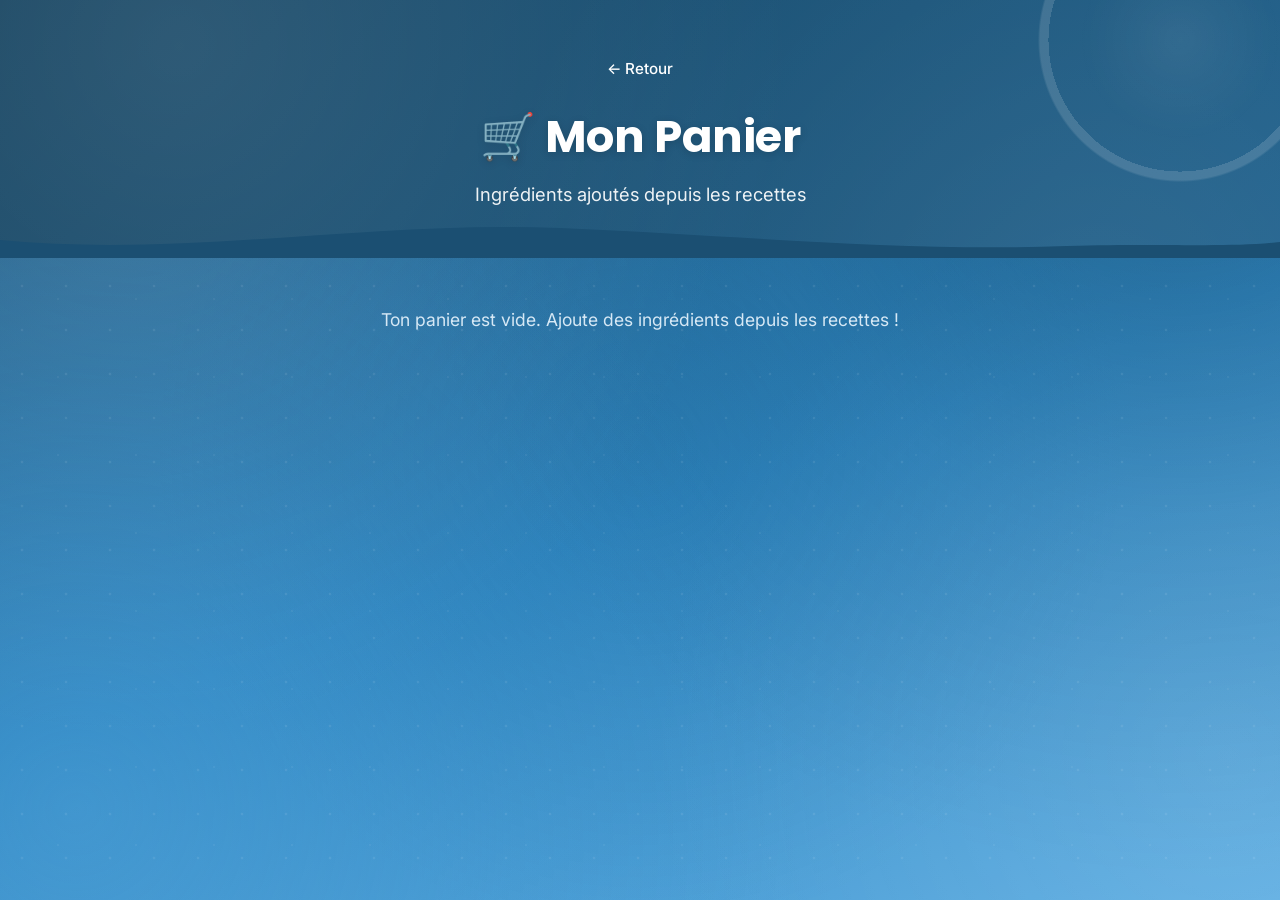
<file: panier.html>
<!DOCTYPE html>
<html lang="fr">
<head>
    <meta charset="UTF-8">
    <meta name="viewport" content="width=device-width, initial-scale=1.0">
    <title>Mon Panier</title>
    <link rel="preconnect" href="https://fonts.googleapis.com">
    <link rel="preconnect" href="https://fonts.gstatic.com" crossorigin>
    <link href="https://fonts.googleapis.com/css2?family=Poppins:wght@500;600;700&family=Inter:wght@400;500;600;700&display=swap" rel="stylesheet">
    <link rel="stylesheet" href="style.css">
    <script src="cart.js"></script>
</head>
<body>
    <header>
        <a href="index.html" class="back">← Retour</a>
        <h1>🛒 Mon Panier</h1>
        <p>Ingrédients ajoutés depuis les recettes</p>
    </header>

    <main>
        <div id="cartContent">
            <div id="recipesSection"></div>
            <div id="ingredientsSection"></div>
        </div>
    </main>

    <script>
        function renderPanier() {
            const cart = getCart();
            const recipesDiv = document.getElementById('recipesSection');
            const ingredientsDiv = document.getElementById('ingredientsSection');

            if (cart.length === 0) {
                recipesDiv.innerHTML = '<p class="empty-msg">Ton panier est vide. Ajoute des ingrédients depuis les recettes !</p>';
                ingredientsDiv.innerHTML = '';
                return;
            }

            recipesDiv.innerHTML = '<h2>📋 Recettes dans le panier</h2>';
            const recipeList = document.createElement('div');
            recipeList.className = 'cart-recipes';

            cart.forEach((entry, idx) => {
                const card = document.createElement('div');
                card.className = 'cart-recipe-card';
                card.innerHTML = `
                    <div class="cart-recipe-info">
                        <strong>${entry.recipeName}</strong>
                        <span class="cart-recipe-count">${entry.ingredients.length} ingrédients</span>
                    </div>
                    <button class="btn-remove" data-index="${idx}">Supprimer</button>
                `;
                recipeList.appendChild(card);
            });

            recipesDiv.appendChild(recipeList);

            const allIngs = getAllIngredients();
            ingredientsDiv.innerHTML = '<h2>🏪 Tous les ingrédients — Prix Union Coop (AED)</h2>';

            const table = document.createElement('table');
            table.className = 'price-table';
            table.innerHTML = `
                <thead>
                    <tr>
                        <th>Ingrédient</th>
                        <th>Produit suggéré</th>
                        <th>Prix Union Coop</th>
                    </tr>
                </thead>
                <tbody></tbody>
            `;
            const tbody = table.querySelector('tbody');

            allIngs.forEach(ing => {
                const match = findPrice(ing.text);
                const tr = document.createElement('tr');
                if (match) {
                    tr.innerHTML = `
                        <td>${ing.text}</td>
                        <td>${match.name} (${match.unit})</td>
                        <td class="price-cell">${match.price.toFixed(2)} AED</td>
                    `;
                } else {
                    tr.innerHTML = `
                        <td>${ing.text}</td>
                        <td class="no-match">—</td>
                        <td class="price-cell">— AED</td>
                    `;
                }
                tbody.appendChild(tr);
            });

            const total = allIngs.reduce((sum, ing) => {
                const match = findPrice(ing.text);
                return sum + (match ? match.price : 0);
            }, 0);

            const totalRow = document.createElement('tr');
            totalRow.className = 'total-row';
            totalRow.innerHTML = `
                <td colspan="2"><strong>Total estimé</strong></td>
                        <td class="price-cell"><strong>${total.toFixed(2)} AED</strong></td>
            `;
            tbody.appendChild(totalRow);

            ingredientsDiv.appendChild(table);

            const checkoutDiv = document.createElement('div');
            checkoutDiv.className = 'checkout-section';

            const btnRow = document.createElement('div');
            btnRow.className = 'checkout-buttons';
            
            const copyBtn = document.createElement('button');
            copyBtn.className = 'btn btn-secondary';
            copyBtn.textContent = '📋 Copier la liste';
            copyBtn.addEventListener('click', () => {
                const text = allIngs.map(ing => '☐ ' + ing.text).join('\n');
                navigator.clipboard.writeText(text).then(() => {
                    copyBtn.textContent = '✓ Copiée !';
                    setTimeout(() => { copyBtn.textContent = '📋 Copier la liste'; }, 2000);
                });
            });
            btnRow.appendChild(copyBtn);

            const printBtn = document.createElement('button');
            printBtn.className = 'btn btn-secondary';
            printBtn.textContent = '🖨️ Imprimer';
            printBtn.addEventListener('click', () => window.print());
            btnRow.appendChild(printBtn);

            checkoutDiv.appendChild(btnRow);

            const searchNote = document.createElement('p');
            searchNote.className = 'checkout-note';
            searchNote.textContent = 'Chaque ingrédient sur Union Coop :';
            checkoutDiv.appendChild(searchNote);

            const searchLinks = document.createElement('div');
            searchLinks.className = 'search-links';
            allIngs.forEach(ing => {
                const link = document.createElement('a');
                link.className = 'search-link';
                link.href = 'https://www.unioncoop.ae/catalogsearch/result/?q=' + encodeURIComponent(ing.text);
                link.target = '_blank';
                link.textContent = ing.text;
                searchLinks.appendChild(link);
            });
            checkoutDiv.appendChild(searchLinks);
            ingredientsDiv.appendChild(checkoutDiv);

            const clearDiv = document.createElement('div');
            clearDiv.style.textAlign = 'center';
            clearDiv.style.marginTop = '1.5rem';
            const clearBtn = document.createElement('button');
            clearBtn.className = 'btn btn-clear';
            clearBtn.textContent = 'Vider le panier';
            clearBtn.addEventListener('click', () => {
                if (confirm('Vider tout le panier ?')) {
                    clearCart();
                    renderPanier();
                }
            });
            clearDiv.appendChild(clearBtn);
            ingredientsDiv.appendChild(clearDiv);

            document.querySelectorAll('.btn-remove').forEach(btn => {
                btn.addEventListener('click', () => {
                    removeFromCart(parseInt(btn.dataset.index));
                    renderPanier();
                });
            });
        }

        document.addEventListener('DOMContentLoaded', renderPanier);
    </script>
</body>
</html>
</file>
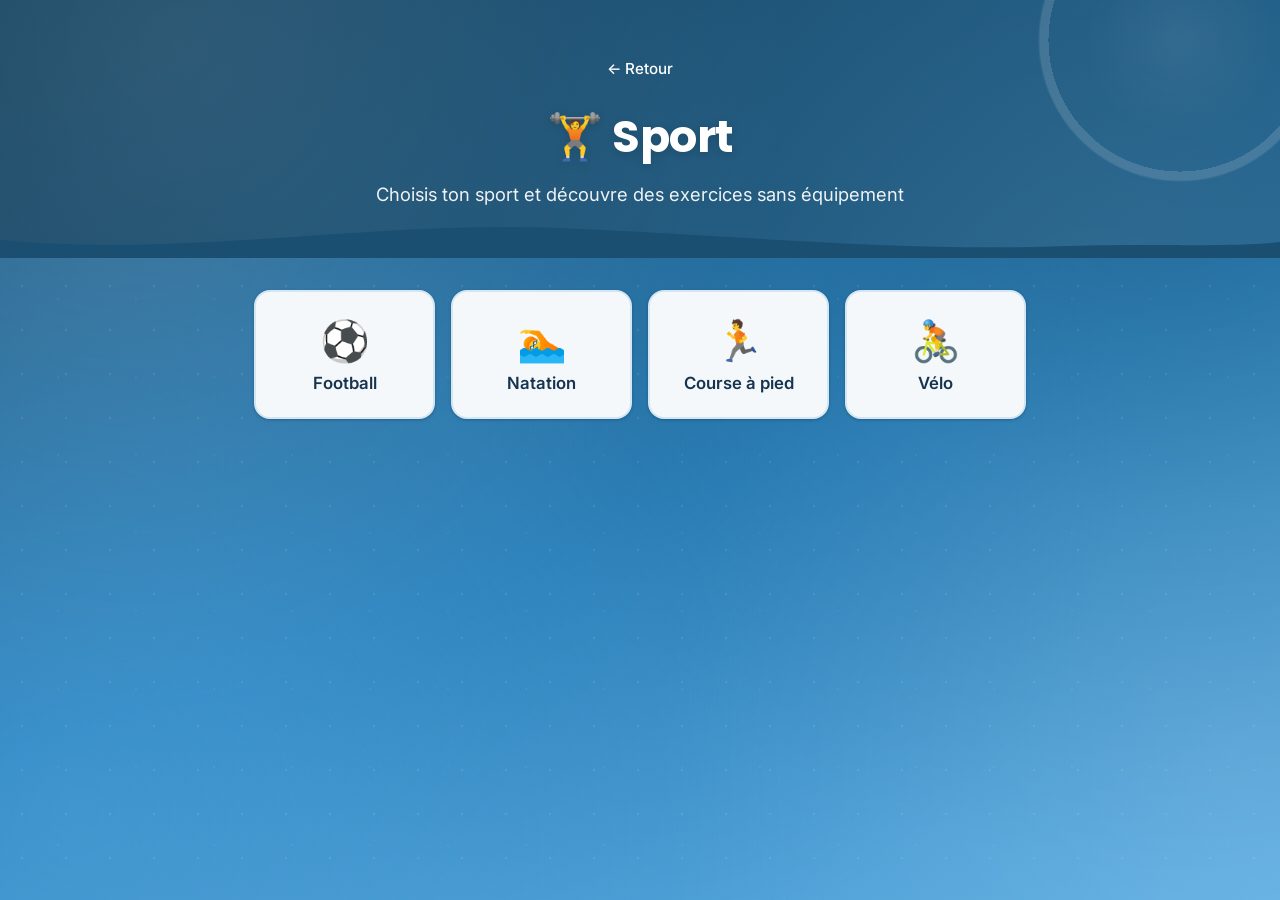
<file: sport.html>
<!DOCTYPE html>
<html lang="fr">
<head>
    <meta charset="UTF-8">
    <meta name="viewport" content="width=device-width, initial-scale=1.0">
    <title>Sport</title>
    <link rel="preconnect" href="https://fonts.googleapis.com">
    <link rel="preconnect" href="https://fonts.gstatic.com" crossorigin>
    <link href="https://fonts.googleapis.com/css2?family=Poppins:wght@500;600;700&family=Inter:wght@400;500;600;700&display=swap" rel="stylesheet">
    <link rel="stylesheet" href="style.css">
</head>
<body>
    <header>
        <a href="index.html" class="back">← Retour</a>
        <h1>🏋️ Sport</h1>
        <p>Choisis ton sport et découvre des exercices sans équipement</p>
    </header>

    <main>
        <div class="sport-select">
            <button class="sport-btn" data-sport="football">
                <span class="sport-icon">⚽</span>
                <span class="sport-name">Football</span>
            </button>
            <button class="sport-btn" data-sport="natation">
                <span class="sport-icon">🏊</span>
                <span class="sport-name">Natation</span>
            </button>
            <button class="sport-btn" data-sport="course">
                <span class="sport-icon">🏃</span>
                <span class="sport-name">Course à pied</span>
            </button>
            <button class="sport-btn" data-sport="velo">
                <span class="sport-icon">🚴</span>
                <span class="sport-name">Vélo</span>
            </button>
        </div>

        <div id="exercisesSection"></div>
    </main>

    <script>
        const sportsData = {
            football: {
                name: '⚽ Football',
                exercises: [
                    {
                        icon: '🦵',
                        name: 'Gainage (Planche)',
                        desc: 'Allongé face au sol, relève-toi sur les avant-bras et les pointes de pieds. Le corps reste parfaitement droit, des épaules aux chevilles. Contracte abdominaux et fessiers.',
                        sets: '3 × 45 secondes'
                    },
                    {
                        icon: '🦿',
                        name: 'Squats',
                        desc: 'Pieds écartés à la largeur des épaules, descends comme si tu t\'asseyais sur une chaise. Genoux alignés sur les pieds, dos droit. Remonte en poussant sur les talons.',
                        sets: '3 × 15 répétitions'
                    },
                    {
                        icon: '🚶',
                        name: 'Fentes (Lunges)',
                        desc: 'Fais un grand pas en avant avec une jambe, descends le genou arrière vers le sol sans le toucher. Reviens en position debout et alterne les jambes.',
                        sets: '3 × 12 par jambe'
                    },
                    {
                        icon: '💨',
                        name: 'Sprints courts',
                        desc: 'Sprint maximal sur 20-30 mètres, puis marche au retour pour récupérer. Travaille l\'explosivité et l\'accélération, essentiel en football.',
                        sets: '6 × 30 mètres'
                    },
                    {
                        icon: '🦘',
                        name: 'Sauts en longueur',
                        desc: 'Debout, plie les genoux et saute le plus loin possible en avant en balançant les bras. Atterris en douceur sur les deux pieds. Travaille la puissance explosive.',
                        sets: '3 × 10 sauts'
                    },
                    {
                        icon: '⚖️',
                        name: 'Équilibre sur un pied',
                        desc: 'Tiens-toi debout sur une jambe, genou légèrement fléchi. Maintiens la position en gardant le regard fixe devant toi. Passe à l\'autre jambe.',
                        sets: '3 × 30 secondes par jambe'
                    },
                    {
                        icon: '🏃',
                        name: 'Montées de genoux',
                        desc: 'Debout, monte les genoux alternativement le plus haut possible en rythme. Travaille les abdominaux et la cardio. Bras en mouvement comme en course.',
                        sets: '3 × 30 secondes'
                    }
                ]
            },
            natation: {
                name: '🏊 Natation',
                exercises: [
                    {
                        icon: '🔄',
                        name: 'Rotations d\'épaules',
                        desc: 'Debout, bras tendus, fais de grands cercles vers l\'avant puis vers l\'arrière. Lentement et en amplitude maximale. Prépare les épaules pour la natation.',
                        sets: '3 × 20 rotations chaque sens'
                    },
                    {
                        icon: '🔙',
                        name: 'Gainage dorsal (Superman)',
                        desc: 'Allongé face au sol, relève simultanément bras et jambes du sol. Maintiens 2-3 secondes puis reprends. Renforce le dos et les épaules.',
                        sets: '3 × 15 répétitions'
                    },
                    {
                        icon: '🤸',
                        name: 'Étirements coiffe des rotateurs',
                        desc: 'Place un bras à l\'horizontale, utilise l\'autre main pour tirer doucement vers l\'arrière. Maintiens 20 secondes. Essentiel pour prévenir les blessures.',
                        sets: '3 × 20 secondes par bras'
                    },
                    {
                        icon: '🌬️',
                        name: 'Respiration contrôlée',
                        desc: 'Assis ou debout, inspire profondément par le nez (4 temps), retiens (4 temps), expire par la bouche (6 temps). Améliore la capacité pulmonaire.',
                        sets: '3 × 10 cycles'
                    },
                    {
                        icon: '💪',
                        name: 'Planche (Gainage)',
                        desc: 'Position de pompe sur les avant-bras. Corps droit, abdos serrés, regard vers le bas. Renforce le core, essentiel pour la stabilité dans l\'eau.',
                        sets: '3 × 45 secondes'
                    },
                    {
                        icon: '🦵',
                        name: 'Squats pour les jambes',
                        desc: 'Pieds à la largeur des épaules, descends les fesses vers le sol. Les jambes sont le moteur principal en natation. Travaille puissance et endurance.',
                        sets: '3 × 20 répétitions',
                        dumbbell: true
                    }
                ]
            },
            course: {
                name: '🏃 Course à pied',
                exercises: [
                    {
                        icon: '🦵',
                        name: 'Squats',
                        desc: 'Pieds écartés largeur des épaules, descends comme si tu t\'asseyais. Genoux ne dépassent pas les orteils. Renforce les quadriceps et fessiers pour la foulée.',
                        sets: '3 × 15 répétitions',
                        dumbbell: true
                    },
                    {
                        icon: '🚶',
                        name: 'Fentes avant et arrière',
                        desc: 'Fais un pas en avant et descends le genou arrière. Puis recule directement en fente arrière. Travaille l\'équilibre et la stabilité des hanches.',
                        sets: '3 × 12 par jambe'
                    },
                    {
                        icon: '🏃',
                        name: 'Montées de genoux',
                        desc: 'En place, monte les genoux alternativement le plus haut possible en rythme rapide. Travaille la foulée et l\'activation des flexeurs de hanches.',
                        sets: '3 × 30 secondes'
                    },
                    {
                        icon: '👟',
                        name: 'Talons-fesses',
                        desc: 'En place ou en course légère, touche tes fesses avec les talons en arrière. Travaille les ischio-jambiers et améliore la fréquence de foulée.',
                        sets: '3 × 30 secondes'
                    },
                    {
                        icon: '🧘',
                        name: 'Gainage',
                        desc: 'Sur les avant-bras, corps parfaitement droit. Contracte abdominaux et fessiers. Le gainage protège le bas du dos et améliore la posture de course.',
                        sets: '3 × 60 secondes'
                    },
                    {
                        icon: '🦶',
                        name: 'Mollets (Montées sur pointes)',
                        desc: 'Debout sur le bord d\'une marche ou à plat, monte sur la pointe des pieds puis redescends lentement. Renforce les mollets, clés pour l\'impulsion.',
                        sets: '3 × 20 répétitions'
                    },
                    {
                        icon: '🤸',
                        name: 'Étirements ischio-jambiers',
                        desc: 'Assis, jambes tendues, penche le buste vers l\'avant en gardant le dos droit. Maintiens l\'étirement sans à-coups. Essentiel en post-running.',
                        sets: '3 × 30 secondes par jambe'
                    }
                ]
            },
            velo: {
                name: '🚴 Vélo',
                exercises: [
                    {
                        icon: '🦵',
                        name: 'Squats',
                        desc: 'Pieds écartés largeur des épaules, descends les fesses vers le sol. Dos droit, poids sur les talons. Renforce les quadriceps, essentiels pour la pédale.',
                        sets: '3 × 15 répétitions',
                        dumbbell: true
                    },
                    {
                        icon: '🚶',
                        name: 'Fentes',
                        desc: 'Grand pas en avant, genou arrière proche du sol. Travaille les fessiers et les quadriceps de manière unilatérale, comme la poussée sur chaque pédale.',
                        sets: '3 × 12 par jambe'
                    },
                    {
                        icon: '🧘',
                        name: 'Gainage',
                        desc: 'Planche sur les avant-bras, corps droit. Un core solide stabilise le tronc sur le vélo et évite les douleurs lombaires sur les longues distances.',
                        sets: '3 × 45 secondes'
                    },
                    {
                        icon: '🦵',
                        name: 'Extensions de jambes',
                        desc: 'Assis sur une chaise, tends une jambe devant toi en contractant le quadriceps. Maintiens 2 secondes puis reprends. Isolement du quadriceps.',
                        sets: '3 × 15 par jambe',
                        dumbbell: true
                    },
                    {
                        icon: '🤸',
                        name: 'Étirement quadriceps',
                        desc: 'Debout, attrape ta cheville derrière toi et rapproche le talon des fessiers. Genoux alignés. Maintiens 30 secondes. Indispensable après le vélo.',
                        sets: '3 × 30 secondes par jambe'
                    },
                    {
                        icon: '🦶',
                        name: 'Étirement mollets',
                        desc: 'Debout face à un mur, recule une jambe et appuie le talon au sol. Sent l\'étirement dans le mollet. Les mollets travaillent énormément à vélo.',
                        sets: '3 × 30 secondes par jambe'
                    },
                    {
                        icon: '⚖️',
                        name: 'Exercice d\'équilibre',
                        desc: 'Debout sur une jambe, les yeux fermés si possible. Maintiens l\'équilibre le plus longtemps possible. Améliore la proprioception pour la stabilité sur le vélo.',
                        sets: '3 × 30 secondes par jambe'
                    }
                ]
            }
        };

        const buttons = document.querySelectorAll('.sport-btn');
        const exercisesSection = document.getElementById('exercisesSection');

        buttons.forEach(btn => {
            btn.addEventListener('click', () => {
                buttons.forEach(b => b.classList.remove('active'));
                btn.classList.add('active');
                renderExercises(btn.dataset.sport);
            });
        });

        function renderExercises(sportKey) {
            const sport = sportsData[sportKey];
            if (!sport) return;

            let html = `
                <h2 class="exercises-title">${sport.name} — Exercices sans équipement</h2>
                <p class="exercises-subtitle">Environ 5 à 8 exercices pour chaque sport, réalisables chez soi</p>
                <div class="exercises-grid">
            `;

            sport.exercises.forEach(ex => {
                html += `
                    <div class="exercise-card">
                        <div class="exercise-header">
                            <span class="exercise-icon">${ex.icon}</span>
                            <span class="exercise-name">${ex.name}</span>
                        </div>
                        <p class="exercise-desc">${ex.desc}</p>
                        <span class="exercise-sets">${ex.sets}</span>
                        ${ex.dumbbell ? '<p class="exercise-dumbbell">💪 Peut être fait avec des haltères pour plus d\'intensité</p>' : ''}
                    </div>
                `;
            });

            html += '</div>';
            exercisesSection.innerHTML = html;
            exercisesSection.scrollIntoView({ behavior: 'smooth', block: 'start' });
        }
    </script>
</body>
</html>
</file>
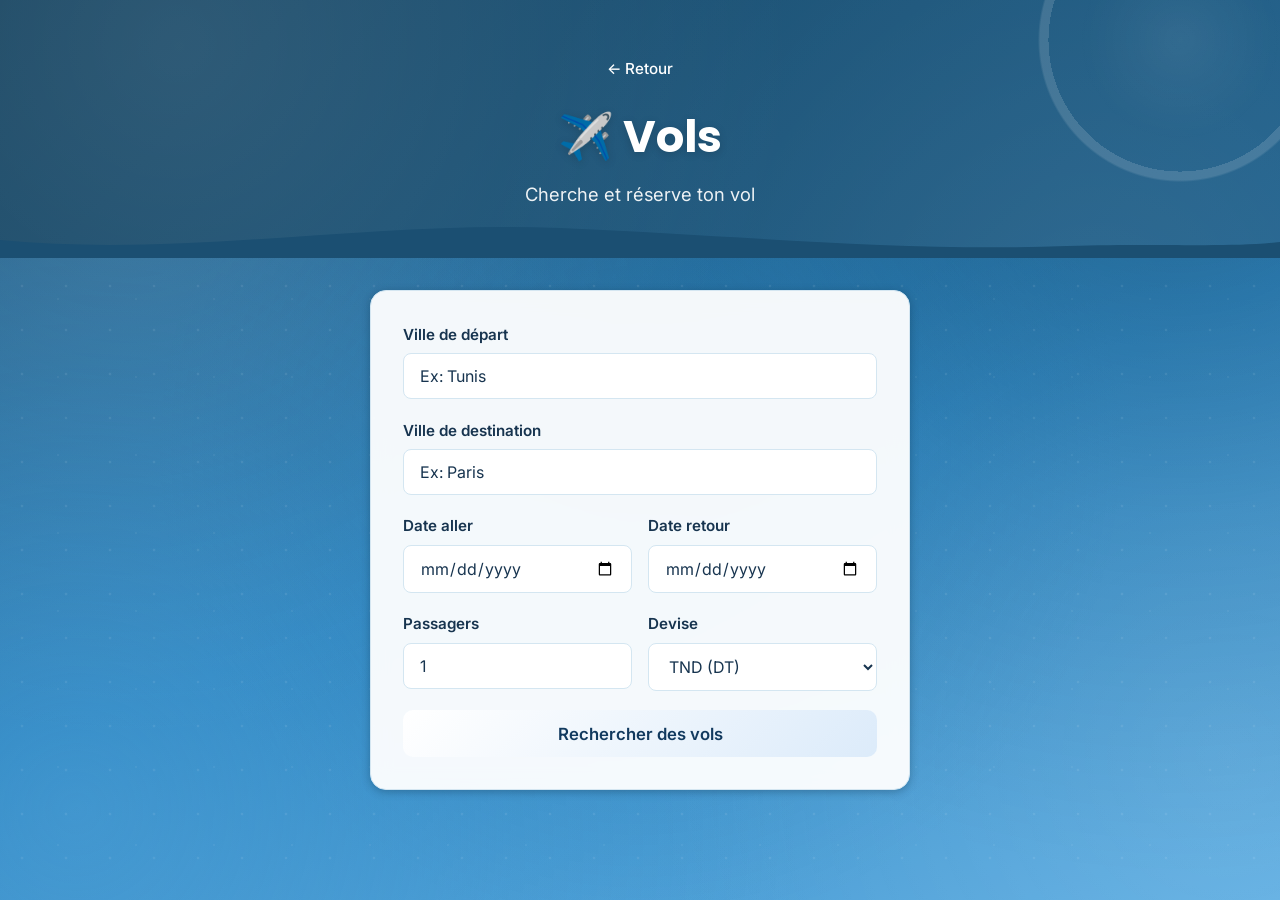
<file: voyages.html>
<!DOCTYPE html>
<html lang="fr">
<head>
    <meta charset="UTF-8">
    <meta name="viewport" content="width=device-width, initial-scale=1.0">
    <title>Vols</title>
    <link rel="preconnect" href="https://fonts.googleapis.com">
    <link rel="preconnect" href="https://fonts.gstatic.com" crossorigin>
    <link href="https://fonts.googleapis.com/css2?family=Poppins:wght@500;600;700&family=Inter:wght@400;500;600;700&display=swap" rel="stylesheet">
    <link rel="stylesheet" href="style.css">
</head>
<body>
    <header>
        <a href="index.html" class="back">← Retour</a>
        <h1>✈️ Vols</h1>
        <p>Cherche et réserve ton vol</p>
    </header>

    <main>
        <form id="travelForm" class="travel-form">
            <div class="form-group">
                <label for="from">Ville de départ</label>
                <input type="text" id="from" placeholder="Ex: Tunis" required>
            </div>

            <div class="form-group">
                <label for="to">Ville de destination</label>
                <input type="text" id="to" placeholder="Ex: Paris" required>
            </div>

            <div class="form-row">
                <div class="form-group">
                    <label for="departDate">Date aller</label>
                    <input type="date" id="departDate" required>
                </div>
                <div class="form-group">
                    <label for="returnDate">Date retour</label>
                    <input type="date" id="returnDate">
                </div>
            </div>

            <div class="form-row">
                <div class="form-group">
                    <label for="passengers">Passagers</label>
                    <input type="number" id="passengers" min="1" max="10" value="1" required>
                </div>
                <div class="form-group">
                    <label for="currency">Devise</label>
                    <select id="currency" class="form-select">
                        <option value="TND">TND (DT)</option>
                        <option value="EUR">EUR (€)</option>
                        <option value="USD">USD ($)</option>
                        <option value="AED">AED (د.إ)</option>
                    </select>
                </div>
            </div>

            <button type="submit" class="btn">Rechercher des vols</button>
        </form>

        <div id="results" class="results-container hidden"></div>
    </main>

    <script>
        const airlines = [
            { name: 'Tunisair', site: 'https://www.tunisair.com', color: '#003366' },
            { name: 'Nouvelair', site: 'https://www.nouvelair.com', color: '#009688' },
            { name: 'Air France', site: 'https://www.airfrance.fr', color: '#002157' },
            { name: 'Transavia', site: 'https://www.transavia.com', color: '#00aec7' },
            { name: 'Turkish Airlines', site: 'https://www.turkishairlines.com', color: '#e30a17' },
            { name: 'Qatar Airways', site: 'https://www.qatarairways.com', color: '#8a1538' },
            { name: 'Emirates', site: 'https://www.emirates.com', color: '#d71921' },
            { name: 'Ryanair', site: 'https://www.ryanair.com', color: '#073590' }
        ];

        const vehicleTypes = [
            { name: 'Citadine', seats: 4, icon: '🚗' },
            { name: 'Berline', seats: 5, icon: '🚙' },
            { name: 'SUV', seats: 5, icon: '🚙' },
            { name: 'Monospace', seats: 7, icon: '🚐' },
            { name: 'Minibus', seats: 9, icon: '🚐' }
        ];

        document.getElementById('travelForm').addEventListener('submit', function(e) {
            e.preventDefault();

            const from = document.getElementById('from').value.trim();
            const to = document.getElementById('to').value.trim();
            const departDate = document.getElementById('departDate').value;
            const returnDate = document.getElementById('returnDate').value;
            const passengers = parseInt(document.getElementById('passengers').value);
            const currency = document.getElementById('currency').value;

            const container = document.getElementById('results');
            container.innerHTML = '';
            container.classList.remove('hidden');

            const dateLabel = new Date(departDate).toLocaleDateString('fr-FR', { day: 'numeric', month: 'long', year: 'numeric' });

            // Google Flights — aller
            const gfQuery = `Vols de ${from} à ${to} le ${dateLabel} pour ${passengers} passagers`;
            const gfUrl = `https://www.google.com/travel/flights?q=${encodeURIComponent(gfQuery)}`;

            const gfSection = document.createElement('div');
            gfSection.style.textAlign = 'center';
            gfSection.style.margin = '2rem 0';
            gfSection.innerHTML = `
                <h2>Vols ${from} → ${to}</h2>
                <p style="color:#D6E8F5;margin:0.5rem 0 1rem">${dateLabel} · ${passengers} passager${passengers > 1 ? 's' : ''}</p>
                <a href="${gfUrl}" target="_blank" rel="noopener" class="btn btn-checkout" style="display:inline-block;width:auto">
                    🔍 Voir sur Google Flights
                </a>
            `;
            container.appendChild(gfSection);

            // Google Flights — retour
            if (returnDate) {
                const returnLabel = new Date(returnDate).toLocaleDateString('fr-FR', { day: 'numeric', month: 'long', year: 'numeric' });
                const returnGfQuery = `Vols de ${to} à ${from} le ${returnLabel} pour ${passengers} passagers`;
                const returnGfUrl = `https://www.google.com/travel/flights?q=${encodeURIComponent(returnGfQuery)}`;
                const returnSection = document.createElement('div');
                returnSection.style.textAlign = 'center';
                returnSection.style.margin = '2rem 0';
                returnSection.innerHTML = `
                    <h2>Vols ${to} → ${from}</h2>
                    <p style="color:#D6E8F5;margin:0.5rem 0 1rem">${returnLabel} · ${passengers} passager${passengers > 1 ? 's' : ''}</p>
                    <a href="${returnGfUrl}" target="_blank" rel="noopener" class="btn btn-checkout" style="display:inline-block;width:auto">
                        🔍 Voir sur Google Flights
                    </a>
                `;
                container.appendChild(returnSection);
            }

            // Compagnies aériennes
            const airlinesSection = document.createElement('div');
            airlinesSection.innerHTML = `
                <h2 style="text-align:center;margin-top:2rem">✈️ Compagnies aériennes</h2>
                <div class="extra-links" style="margin-top:1rem">
                    ${airlines.map(a => `
                        <a href="${a.site}" target="_blank" rel="noopener" class="extra-card">
                            <span class="extra-icon">✈️</span>
                            <span class="extra-name" style="color:${a.color}">${a.name}</span>
                            <span class="extra-desc">Voir sur leur site</span>
                        </a>
                    `).join('')}
                </div>
            `;
            container.appendChild(airlinesSection);

            // Hôtels
            const hotelsSection = document.createElement('div');
            hotelsSection.className = 'extra-section';
            hotelsSection.innerHTML = `
                <h2 style="margin-top:2rem">🏨 Hôtels & Appartements à ${to}</h2>
                <div class="extra-links">
                    <a href="https://www.booking.com/searchresults.html?ss=${encodeURIComponent(to)}" target="_blank" rel="noopener" class="extra-card">
                        <span class="extra-icon">🏨</span>
                        <span class="extra-name">Booking.com</span>
                        <span class="extra-desc">Hôtels, appartements, B&B</span>
                    </a>
                    <a href="https://www.airbnb.fr/s/${encodeURIComponent(to)}" target="_blank" rel="noopener" class="extra-card">
                        <span class="extra-icon">🏠</span>
                        <span class="extra-name">Airbnb</span>
                        <span class="extra-desc">Appartements et maisons</span>
                    </a>
                    <a href="https://www.hotels.com/search.do?destination=${encodeURIComponent(to)}" target="_blank" rel="noopener" class="extra-card">
                        <span class="extra-icon">🛏️</span>
                        <span class="extra-name">Hotels.com</span>
                        <span class="extra-desc">Hôtels partout dans le monde</span>
                    </a>
                </div>
            `;
            container.appendChild(hotelsSection);

            // Location de voiture
            const rentalUrl = `https://www.rentalcars.com/Search?pickup=${encodeURIComponent(to)}`;
            const filteredVehicles = vehicleTypes.filter(v => v.seats >= passengers);

            const carsSection = document.createElement('div');
            carsSection.innerHTML = `
                <h2 style="margin-top:2rem">🚗 Location de voiture à ${to}</h2>
                <div class="cars-grid">
                    ${filteredVehicles.map(v => `
                        <a href="${rentalUrl}" target="_blank" rel="noopener" class="car-card">
                            <div class="car-icon">${v.icon}</div>
                            <div class="car-info">
                                <div class="car-name">${v.name}</div>
                                <div class="car-type">${v.seats} places</div>
                            </div>
                            <div class="car-price">Voir prix →</div>
                        </a>
                    `).join('')}
                </div>
                <p class="cars-note">${passengers} passager${passengers > 1 ? 's' : ''} · véhicules avec ${passengers} place${passengers > 1 ? 's' : ''} minimum</p>
                <a href="${rentalUrl}" target="_blank" rel="noopener" class="btn btn-small">Voir plus sur Rentalcars →</a>
            `;
            container.appendChild(carsSection);

            container.scrollIntoView({ behavior: 'smooth' });
        });
    </script>
</body>
</html>
</file>
<file: style.css>
:root {
    --bg: #1B4F72;
    --bg-alt: #16324D;
    --primary: #2F74AC;
    --primary-dark: #1F618D;
    --secondary: #5499C7;
    --accent: #A8DADC;
    --text: #F4F9FC;
    --text-light: #D6E8F5;
    --text-card: #17344F;
    --text-card-light: #4A6274;
    --btn-text: #123A5F;
    --surface: rgba(255, 255, 255, 0.95);
    --surface-alt: #F0F6FB;
    --border: #D4E6F1;
    --border-focus: #3B82C4;
    --shadow-color: rgba(6, 32, 54, 0.30);
    --shadow-color-lg: rgba(6, 32, 54, 0.42);
    --danger: #C0574A;
    --danger-light: #F9E8E5;
    --warning: #D4A373;
    --success: #1F618D;
    --radius: 14px;
    --radius-sm: 10px;
    --radius-lg: 16px;
    --radius-pill: 10px;
    --shadow-xs: 0 1px 3px var(--shadow-color);
    --shadow-sm: 0 2px 8px var(--shadow-color);
    --shadow: 0 4px 20px var(--shadow-color);
    --shadow-lg: 0 10px 40px var(--shadow-color-lg);
    --transition: 0.28s cubic-bezier(.4,0,.2,1);
}

* {
    margin: 0;
    padding: 0;
    box-sizing: border-box;
}

body {
    font-family: 'Inter', -apple-system, BlinkMacSystemFont, 'Segoe UI', Roboto, sans-serif;
    background: linear-gradient(160deg, #1B4F72 0%, #2E86C1 55%, #5DADE2 100%);
    background-attachment: fixed;
    color: var(--text);
    min-height: 100vh;
    line-height: 1.6;
    -webkit-font-smoothing: antialiased;
    -moz-osx-font-smoothing: grayscale;
}

/* ── DÉCOR : formes et motifs en arrière-plan ──── */

body::before,
body::after {
    content: '';
    position: fixed;
    inset: 0;
    z-index: -1;
    pointer-events: none;
}

body::before {
    background:
        radial-gradient(circle at 10% 15%, rgba(255,255,255,0.12) 0%, rgba(255,255,255,0.04) 26%, transparent 44%),
        radial-gradient(circle at 92% 10%, rgba(21,67,96,0.40) 0%, rgba(21,67,96,0.10) 30%, transparent 55%),
        radial-gradient(circle at 6% 90%, rgba(93,173,226,0.32) 0%, rgba(93,173,226,0.08) 30%, transparent 50%),
        radial-gradient(circle at 96% 84%, rgba(255,255,255,0.10) 0%, transparent 40%),
        radial-gradient(circle at 50% 50%, rgba(31,97,141,0.18) 0%, transparent 62%);
}

body::after {
    background-image:
        radial-gradient(rgba(255,255,255,0.16) 1.5px, transparent 1.6px),
        radial-gradient(rgba(255,255,255,0.10) 1px, transparent 1.1px);
    background-size: 44px 44px, 78px 78px;
    background-position: 0 0, 19px 26px;
    opacity: 0.5;
}

/* Cartes en verre dépoli : blanc semi-transparent sur le fond bleu */

.card, .item, .recipe-item, .recipe-header, .recipe-content, .recipe-section,
.flight-card, .extra-card, .car-card, .exercise-card, .cart-recipe-card,
.cart-recipe-info, .price-table, .add-form, .travel-form, .modal,
.meal-day-card, .sport-btn, .result-link, .search-link, .filter-btn {
    color: var(--text-card);
    --text: var(--text-card);
    --text-light: var(--text-card-light);
    background: var(--surface);
    -webkit-backdrop-filter: blur(10px);
    backdrop-filter: blur(10px);
}

h1, h2, h3, h4, h5, h6 {
    font-family: 'Poppins', 'Inter', sans-serif;
    letter-spacing: -0.01em;
}

/* ── SCROLLBAR ───────────────────────────────────── */

::-webkit-scrollbar {
    width: 8px;
}

::-webkit-scrollbar-track {
    background: var(--bg);
}

::-webkit-scrollbar-thumb {
    background: var(--secondary);
    border-radius: 4px;
}

::-webkit-scrollbar-thumb:hover {
    background: var(--primary);
}

/* ── HEADER ─────────────────────────────────────── */

header {
    text-align: center;
    padding: 3.5rem 1.5rem 3rem;
    background:
        radial-gradient(circle at 14% 18%, rgba(255,255,255,0.10), transparent 55%),
        radial-gradient(circle at 86% 130%, rgba(255,255,255,0.08), transparent 55%),
        linear-gradient(135deg, #154360 0%, #1F618D 100%);
    color: #fff;
    position: relative;
    overflow: hidden;
    animation: fadeInDown 0.6s ease-out;
}

@keyframes fadeInDown {
    from {
        opacity: 0;
        transform: translateY(-20px);
    }
    to {
        opacity: 1;
        transform: translateY(0);
    }
}

header::before {
    content: '';
    position: absolute;
    top: -110px;
    right: -50px;
    width: 300px;
    height: 300px;
    border-radius: 50%;
    pointer-events: none;
    background:
        radial-gradient(circle at 50% 50%, transparent 62%, rgba(255,255,255,0.14) 62%, rgba(255,255,255,0.14) 66%, transparent 67%),
        radial-gradient(circle at 50% 50%, rgba(255,255,255,0.06) 0%, rgba(255,255,255,0.02) 30%, transparent 48%);
}

header::after {
    content: '';
    position: absolute;
    left: 0;
    right: 0;
    bottom: 0;
    height: 40px;
    pointer-events: none;
    background: url("data:image/svg+xml;utf8,<svg xmlns='http://www.w3.org/2000/svg' viewBox='0 0 1440 40' preserveAspectRatio='none'><path fill='%231B4F72' d='M0,40 L0,22 C210,40 420,2 630,10 C840,18 1020,34 1200,28 C1320,25 1380,30 1440,24 L1440,40 Z'/></svg>") no-repeat center / 100% 100%;
}

header h1 {
    font-size: 2.8rem;
    font-weight: 700;
    margin-bottom: 0.5rem;
    text-shadow: 0 2px 8px rgba(0,0,0,0.15);
}

header p {
    font-size: 1.15rem;
    opacity: 0.92;
    font-weight: 400;
}

.back {
    display: inline-block;
    color: #fff;
    text-decoration: none;
    font-size: 0.95rem;
    font-weight: 500;
    margin-bottom: 1.2rem;
    position: relative;
    transition: opacity var(--transition);
}

.back::after {
    content: '';
    position: absolute;
    bottom: -3px;
    left: 50%;
    width: 0;
    height: 2px;
    background: #fff;
    transition: width var(--transition), left var(--transition);
}

.back:hover::after {
    width: 100%;
    left: 0;
}

.back:hover {
    opacity: 1;
}

/* ── CARDS (index) ──────────────────────────────── */

.cards {
    display: flex;
    gap: 1.5rem;
    justify-content: center;
    align-items: stretch;
    padding: 4rem 1.5rem 3rem;
    max-width: 1000px;
    margin: 0 auto;
    flex-wrap: wrap;
}

.card {
    background: var(--surface);
    border-radius: var(--radius-lg);
    padding: 2.5rem 2rem;
    text-align: center;
    text-decoration: none;
    color: var(--text);
    flex: 1 1 160px;
    max-width: 220px;
    box-shadow: var(--shadow-sm);
    border: 1px solid var(--border);
    transition: transform var(--transition), box-shadow var(--transition), border-color var(--transition);
}

.card:hover {
    transform: translateY(-6px);
    box-shadow: var(--shadow-lg);
    border-color: var(--primary);
}

.card .icon {
    font-size: 3rem;
    margin-bottom: 1rem;
    display: block;
}

.card h2 {
    font-size: 1.35rem;
    font-weight: 700;
    margin-bottom: 0.4rem;
}

.card p {
    font-size: 0.88rem;
    color: var(--text-light);
    line-height: 1.5;
}

/* ── GRID ───────────────────────────────────────── */

.grid {
    display: grid;
    grid-template-columns: repeat(3, 1fr);
    gap: 1.25rem;
    padding: 1.5rem 2rem 3rem;
    max-width: 1000px;
    margin: 0 auto;
}

.item {
    background: var(--surface);
    border-radius: var(--radius);
    padding: 1.5rem;
    box-shadow: var(--shadow-sm);
    border: 1px solid var(--border);
    transition: transform var(--transition), box-shadow var(--transition), border-color var(--transition);
}

.item:hover {
    transform: translateY(-4px);
    box-shadow: var(--shadow);
    border-color: var(--primary);
}

.item h3 {
    font-size: 1.15rem;
    font-weight: 700;
    margin-bottom: 0.4rem;
}

.item p {
    color: var(--text-light);
    font-size: 0.9rem;
}

.section-label {
    font-size: 1.4rem;
    font-weight: 700;
    text-align: center;
    margin: 1.5rem 0 0.5rem;
    padding-top: 1rem;
    grid-column: 1 / -1;
}

/* ── RECIPE ITEMS ───────────────────────────────── */

.recipe-item {
    background: var(--surface);
    border-radius: var(--radius);
    box-shadow: var(--shadow-sm);
    border: 1px solid var(--border);
    overflow: hidden;
    transition: transform var(--transition), box-shadow var(--transition), border-color var(--transition);
}

.recipe-item:hover {
    transform: translateY(-4px);
    box-shadow: var(--shadow);
    border-color: var(--primary);
}

.recipe-header {
    padding: 1.2rem 1.5rem;
    cursor: pointer;
    transition: background var(--transition);
    position: relative;
}

.recipe-header:hover {
    background: var(--surface-alt);
}

.recipe-img-wrap {
    width: 100%;
    height: 160px;
    overflow: hidden;
    border-radius: var(--radius-sm);
    margin-bottom: 0.8rem;
    background: var(--surface-alt);
}

.recipe-img {
    width: 100%;
    height: 100%;
    object-fit: cover;
    display: block;
    transition: transform 0.35s ease;
}

.recipe-item:hover .recipe-img {
    transform: scale(1.05);
}

.recipe-img-placeholder {
    width: 100%;
    height: 100%;
    display: flex;
    align-items: center;
    justify-content: center;
    font-size: 2.5rem;
    color: var(--secondary);
}

.recipe-header h3 {
    font-size: 1.1rem;
    font-weight: 700;
    margin-bottom: 0.3rem;
}

.recipe-header p {
    font-size: 0.88rem;
    color: var(--text-light);
}

.btn-plan-badge {
    position: absolute;
    top: 0.6rem;
    right: 0.8rem;
    background: none;
    border: none;
    font-size: 1.3rem;
    cursor: pointer;
    padding: 0.3rem;
    border-radius: var(--radius-sm);
    transition: background var(--transition), transform 0.2s;
    line-height: 1;
}
.btn-plan-badge:hover {
    background: var(--surface-alt);
    transform: scale(1.15);
}

.recipe-content {
    padding: 0 1.5rem 1.2rem;
    border-top: 1px solid var(--border);
}

.recipe-section {
    margin-top: 1rem;
}

.recipe-section h4 {
    font-size: 0.95rem;
    font-weight: 700;
    margin-bottom: 0.4rem;
    color: var(--primary);
}

.recipe-section ul {
    list-style: disc;
    padding-left: 1.3rem;
    font-size: 0.88rem;
    color: var(--text);
}

.recipe-section ul li {
    margin-bottom: 0.2rem;
}

.recipe-section p {
    font-size: 0.88rem;
    color: var(--text);
    line-height: 1.6;
}

/* ── BUTTONS ────────────────────────────────────── */

.btn {
    width: 100%;
    padding: 0.85rem 1.5rem;
    background: linear-gradient(135deg, #FFFFFF 0%, #DCEBFA 100%);
    color: var(--btn-text);
    border: none;
    border-radius: var(--radius-pill);
    font-size: 1.05rem;
    font-weight: 600;
    cursor: pointer;
    font-family: inherit;
    transition: transform var(--transition), box-shadow var(--transition);
}

.btn:hover {
    transform: translateY(-2px) scale(1.02);
    box-shadow: 0 10px 26px rgba(6,32,54,0.32);
}

.btn:active {
    transform: scale(0.98);
}

.btn-add {
    display: block;
    max-width: 280px;
    margin: 1.5rem auto;
}

.btn-small {
    display: block;
    width: auto;
    max-width: 300px;
    margin: 0 auto;
    padding: 0.65rem 1.2rem;
    font-size: 0.95rem;
}

.btn-cancel {
    background: var(--border);
    color: var(--text-card);
}

.btn-cancel:hover {
    background: #bdd4e3;
    box-shadow: none;
}

.btn-cart {
    display: block;
    width: 100%;
    margin-top: 1rem;
    padding: 0.65rem 1rem;
    background: linear-gradient(135deg, #FFFFFF 0%, #DCEBFA 100%);
    color: var(--btn-text);
    border: none;
    border-radius: var(--radius-pill);
    font-size: 0.9rem;
    font-weight: 600;
    cursor: pointer;
    font-family: inherit;
    transition: transform var(--transition), box-shadow var(--transition);
}
.btn-cart:hover {
    transform: translateY(-2px) scale(1.02);
    box-shadow: 0 8px 22px rgba(6,32,54,0.28);
}

.btn-remove {
    padding: 0.35rem 0.9rem;
    background: var(--danger);
    color: #fff;
    border: none;
    border-radius: var(--radius-pill);
    font-size: 0.8rem;
    font-weight: 600;
    cursor: pointer;
    font-family: inherit;
    transition: opacity var(--transition);
}
.btn-remove:hover {
    opacity: 0.85;
}

.btn-clear {
    display: inline-block;
    width: auto;
    padding: 0.65rem 1.6rem;
    background: var(--danger);
    color: #fff;
    border: none;
    border-radius: var(--radius-pill);
    font-size: 0.9rem;
    font-weight: 600;
    cursor: pointer;
    font-family: inherit;
    transition: background var(--transition), transform var(--transition), opacity var(--transition);
}
.btn-clear:hover {
    background: #a84a3f;
    opacity: 1;
    transform: translateY(-1px);
}

.btn-checkout {
    display: inline-block;
    width: auto;
    padding: 1rem 2.5rem;
    background: linear-gradient(135deg, #FFFFFF 0%, #DCEBFA 100%);
    color: var(--btn-text);
    border: none;
    border-radius: var(--radius-pill);
    font-size: 1.15rem;
    font-weight: 700;
    text-decoration: none;
    cursor: pointer;
    font-family: inherit;
    transition: transform var(--transition), box-shadow var(--transition);
}
.btn-checkout:hover {
    transform: scale(1.02) translateY(-2px);
    box-shadow: 0 10px 28px rgba(6,32,54,0.34);
}

.btn-secondary {
    display: inline-block;
    width: auto;
    padding: 1rem 1.5rem;
    background: var(--surface);
    color: var(--text-card);
    border: 2px solid var(--border);
    border-radius: var(--radius-pill);
    font-size: 1rem;
    font-weight: 600;
    cursor: pointer;
    font-family: inherit;
    transition: border-color var(--transition), transform var(--transition), background var(--transition);
}
.btn-secondary:hover {
    border-color: var(--primary);
    background: var(--surface-alt);
    transform: translateY(-2px);
}

.btn-plan {
    display: block;
    width: 100%;
    margin-top: 0.5rem;
    padding: 0.6rem 1rem;
    background: linear-gradient(135deg, #FFFFFF 0%, #DCEBFA 100%);
    color: var(--btn-text);
    border: none;
    border-radius: var(--radius-pill);
    font-size: 0.9rem;
    font-weight: 600;
    cursor: pointer;
    font-family: inherit;
    transition: transform var(--transition), box-shadow var(--transition);
}
.btn-plan:hover {
    transform: translateY(-2px) scale(1.02);
    box-shadow: 0 8px 22px rgba(6,32,54,0.28);
}

/* ── ADD FORM ───────────────────────────────────── */

.add-form {
    max-width: 540px;
    margin: 0 auto 2rem;
    background: var(--surface);
    padding: 1.8rem;
    border-radius: var(--radius-lg);
    box-shadow: var(--shadow-sm);
    border: 1px solid var(--border);
}

.add-form h3 {
    margin-bottom: 1rem;
    font-size: 1.2rem;
    font-weight: 700;
}

.add-input {
    width: 100%;
    padding: 0.75rem 1rem;
    border: 1px solid var(--border);
    border-radius: 8px;
    font-size: 0.95rem;
    margin-bottom: 0.8rem;
    outline: none;
    font-family: inherit;
    resize: vertical;
    background: var(--surface);
    transition: border-color var(--transition), box-shadow var(--transition);
}

.add-input:focus {
    border-color: var(--border-focus);
    box-shadow: 0 0 0 3px rgba(59,130,196,0.12);
}

.add-actions {
    display: flex;
    gap: 0.8rem;
    margin-top: 0.5rem;
}

/* ── FORMS ──────────────────────────────────────── */

.travel-form {
    max-width: 540px;
    margin: 2rem auto;
    background: var(--surface);
    padding: 2rem;
    border-radius: var(--radius-lg);
    box-shadow: var(--shadow-sm);
    border: 1px solid var(--border);
}

.form-group {
    margin-bottom: 1.2rem;
}

.form-group label {
    display: block;
    font-weight: 600;
    margin-bottom: 0.4rem;
    font-size: 0.95rem;
}

.form-group input {
    width: 100%;
    padding: 0.75rem 1rem;
    border: 1px solid var(--border);
    border-radius: 8px;
    font-size: 1rem;
    font-family: inherit;
    outline: none;
    background: var(--surface);
    transition: border-color var(--transition), box-shadow var(--transition);
}

.form-group input:focus,
.form-select:focus {
    border-color: var(--border-focus);
    box-shadow: 0 0 0 3px rgba(59,130,196,0.12);
}

.form-select {
    width: 100%;
    padding: 0.75rem 1rem;
    border: 1px solid var(--border);
    border-radius: 8px;
    font-size: 1rem;
    font-family: inherit;
    outline: none;
    background: var(--surface);
    transition: border-color var(--transition), box-shadow var(--transition);
    cursor: pointer;
}

.form-row {
    display: flex;
    gap: 1rem;
}

.form-row .form-group {
    flex: 1;
}

/* ── RESULTS ────────────────────────────────────── */

.results {
    max-width: 540px;
    margin: 2rem auto;
    text-align: center;
}

.results h2 {
    margin-bottom: 1rem;
    font-size: 1.2rem;
    font-weight: 700;
}

.result-links {
    display: flex;
    flex-direction: column;
    gap: 0.75rem;
}

.result-link {
    display: block;
    padding: 0.85rem;
    background: var(--surface);
    border-radius: var(--radius-sm);
    text-decoration: none;
    color: var(--text);
    font-weight: 500;
    box-shadow: var(--shadow-sm);
    border: 1px solid var(--border);
    transition: transform var(--transition), box-shadow var(--transition), border-color var(--transition);
}

.result-link:hover {
    transform: translateY(-3px);
    box-shadow: var(--shadow);
    border-color: var(--primary);
}

/* ── FLIGHT CARDS ───────────────────────────────── */

.results-container {
    max-width: 620px;
    margin: 2rem auto;
    padding: 0 1.5rem;
}

.results-container h2 {
    font-size: 1.2rem;
    font-weight: 700;
    margin-bottom: 1rem;
    text-align: center;
}

.flight-card {
    display: block;
    background: var(--surface);
    border-radius: var(--radius);
    padding: 1.2rem 1.5rem;
    margin-bottom: 1rem;
    text-decoration: none;
    color: var(--text);
    border-left: 4px solid var(--primary);
    box-shadow: var(--shadow-sm);
    border-top: 1px solid var(--border);
    border-right: 1px solid var(--border);
    border-bottom: 1px solid var(--border);
    transition: transform var(--transition), box-shadow var(--transition), border-color var(--transition);
}

.flight-card:hover {
    transform: translateY(-5px);
    box-shadow: var(--shadow);
    border-color: var(--primary);
}

.flight-header {
    display: flex;
    justify-content: space-between;
    align-items: center;
    margin-bottom: 0.6rem;
}

.airline-name {
    font-weight: 700;
    font-size: 1rem;
}

.flight-price {
    font-weight: 700;
    font-size: 1.1rem;
    color: var(--text);
}

.flight-times {
    display: flex;
    justify-content: space-between;
    align-items: center;
    margin-bottom: 0.3rem;
}

.time {
    font-size: 1.3rem;
    font-weight: 700;
}

.duration {
    font-size: 0.8rem;
    color: var(--text-light);
}

.flight-route {
    font-size: 0.85rem;
    color: var(--text-light);
}

/* ── EXTRA CARDS (hotels, cars) ─────────────────── */

.extra-section h2 {
    font-size: 1.2rem;
    font-weight: 700;
    text-align: center;
}

.extra-links {
    display: grid;
    grid-template-columns: repeat(auto-fit, minmax(180px, 1fr));
    gap: 1rem;
    margin-top: 1rem;
}

.extra-card {
    display: flex;
    flex-direction: column;
    align-items: center;
    gap: 0.3rem;
    background: var(--surface);
    border-radius: var(--radius);
    padding: 1.2rem;
    text-decoration: none;
    color: var(--text);
    box-shadow: var(--shadow-sm);
    border: 1px solid var(--border);
    transition: transform var(--transition), box-shadow var(--transition), border-color var(--transition);
    text-align: center;
}

.extra-card:hover {
    transform: translateY(-5px);
    box-shadow: var(--shadow);
    border-color: var(--primary);
}

.extra-icon {
    font-size: 1.8rem;
}

.extra-name {
    font-weight: 600;
    font-size: 0.95rem;
}

.extra-desc {
    font-size: 0.78rem;
    color: var(--text-light);
}

/* ── CAR CARDS ──────────────────────────────────── */

.cars-grid {
    display: grid;
    grid-template-columns: repeat(auto-fit, minmax(250px, 1fr));
    gap: 1rem;
    margin: 1rem 0;
}

.car-card {
    display: flex;
    align-items: center;
    gap: 0.8rem;
    background: var(--surface);
    border-radius: var(--radius);
    padding: 1rem 1.2rem;
    text-decoration: none;
    color: var(--text);
    box-shadow: var(--shadow-sm);
    border: 1px solid var(--border);
    transition: transform var(--transition), box-shadow var(--transition), border-color var(--transition);
}

.car-card:hover {
    transform: translateY(-5px);
    box-shadow: var(--shadow);
    border-color: var(--primary);
}

.car-icon {
    font-size: 1.8rem;
}

.car-info {
    flex: 1;
}

.car-name {
    font-weight: 600;
    font-size: 0.95rem;
}

.car-type {
    font-size: 0.78rem;
    color: var(--text-light);
}

.car-price {
    font-weight: 700;
    font-size: 1rem;
    white-space: nowrap;
}

.car-perday {
    font-weight: 400;
    font-size: 0.75rem;
    color: var(--text-light);
}

.cars-note {
    font-size: 0.85rem;
    color: var(--text-light);
    text-align: center;
    margin-bottom: 0.5rem;
}

/* ── DIFFICULTY BADGES ──────────────────────────── */

.diff-hard { border-left: 5px solid #C0574A; }
.diff-medium { border-left: 5px solid var(--secondary); }
.diff-easy { border-left: 5px solid var(--primary); }

.diff-badge {
    display: inline-block;
    font-size: 0.7rem;
    padding: 2px 10px;
    border-radius: 20px;
    font-weight: 600;
    vertical-align: middle;
    margin-left: 8px;
}
.diff-badge.hard { background: #C0574A; color: #fff; }
.diff-badge.medium { background: var(--secondary); color: #fff; }
.diff-badge.easy { background: var(--primary); color: #fff; }

.diff-legend {
    margin-top: 0.8rem;
    font-size: 0.85rem;
    opacity: 0.9;
}
.legend-dot {
    display: inline-block;
    width: 10px;
    height: 10px;
    border-radius: 50%;
    vertical-align: middle;
    margin-right: 4px;
    box-shadow: 0 0 0 2px rgba(255,255,255,0.30);
}
.legend-dot.hard { background: #C0574A; }
.legend-dot.medium { background: var(--secondary); }
.legend-dot.easy { background: var(--primary); }

/* ── CART ───────────────────────────────────────── */

.cart-recipes {
    display: flex;
    flex-direction: column;
    gap: 0.6rem;
    max-width: 620px;
    margin: 1rem auto;
}

.cart-recipe-card {
    display: flex;
    justify-content: space-between;
    align-items: center;
    background: var(--surface);
    padding: 0.85rem 1.2rem;
    border-radius: var(--radius-sm);
    box-shadow: var(--shadow-sm);
    border: 1px solid var(--border);
    transition: border-color var(--transition);
}

.cart-recipe-card:hover {
    border-color: var(--primary);
}

.cart-recipe-info {
    display: flex;
    flex-direction: column;
    gap: 0.2rem;
}

.cart-recipe-count {
    font-size: 0.8rem;
    color: var(--text-light);
}

/* ── PRICE TABLE ────────────────────────────────── */

.price-table {
    width: 100%;
    max-width: 720px;
    margin: 1rem auto;
    border-collapse: collapse;
    background: var(--surface);
    border-radius: var(--radius);
    overflow: hidden;
    box-shadow: var(--shadow-sm);
    border: 1px solid var(--border);
}

.price-table th {
    background: linear-gradient(135deg, var(--primary), var(--primary-dark));
    color: #fff;
    padding: 0.8rem 1rem;
    text-align: left;
    font-size: 0.9rem;
    font-weight: 600;
}

.price-table td {
    padding: 0.7rem 1rem;
    border-bottom: 1px solid var(--border);
    font-size: 0.9rem;
}

.price-table tr:last-child td {
    border-bottom: none;
}

.price-table tr:hover td {
    background: var(--surface-alt);
}

.price-cell {
    text-align: right;
    font-weight: 600;
    white-space: nowrap;
}

.price-table .no-match {
    color: var(--text-light);
    font-style: italic;
}

.total-row td {
    border-top: 2px solid var(--primary);
    font-size: 1rem;
    font-weight: 700;
    padding-top: 1rem;
}

.empty-msg {
    text-align: center;
    color: var(--text-light);
    font-size: 1.1rem;
    padding: 3rem 1rem;
}

#recipesSection h2,
#ingredientsSection h2 {
    text-align: center;
    font-size: 1.2rem;
    font-weight: 700;
    margin: 1.5rem 0 1rem;
}

/* ── CHECKOUT ───────────────────────────────────── */

.checkout-section {
    max-width: 720px;
    margin: 2rem auto;
    text-align: center;
}

.checkout-note {
    color: var(--text-light);
    font-size: 0.85rem;
    margin: 1rem 0 0.6rem;
}

.checkout-buttons {
    display: flex;
    gap: 0.8rem;
    justify-content: center;
    flex-wrap: wrap;
    margin-bottom: 1rem;
}

/* ── SEARCH / FILTER ────────────────────────────── */

.search-links {
    display: flex;
    flex-wrap: wrap;
    gap: 0.5rem;
    justify-content: center;
}

.search-link {
    display: inline-block;
    padding: 0.4rem 0.9rem;
    background: var(--surface-alt);
    color: var(--text);
    text-decoration: none;
    border-radius: 2rem;
    font-size: 0.82rem;
    font-weight: 500;
    transition: background var(--transition), color var(--transition), transform 0.2s;
}
.search-link:hover {
    background: var(--primary);
    color: #fff;
    transform: translateY(-1px);
}

.filter-bar {
    max-width: 720px;
    margin: 1.5rem auto;
    display: flex;
    flex-direction: column;
    gap: 0.8rem;
    padding: 0 1.5rem;
}

.filter-search {
    width: 100%;
    padding: 0.8rem 1.2rem;
    border: 1px solid var(--border);
    border-radius: 2rem;
    font-size: 1rem;
    font-family: inherit;
    outline: none;
    background: var(--surface);
    transition: border-color var(--transition), box-shadow var(--transition);
}
.filter-search:focus {
    border-color: var(--border-focus);
    box-shadow: 0 0 0 3px rgba(59,130,196,0.12);
}

.filter-tabs {
    display: flex;
    gap: 0.5rem;
    justify-content: center;
    flex-wrap: wrap;
}

.filter-btn {
    padding: 0.5rem 1.3rem;
    border: 2px solid var(--border);
    border-radius: 2rem;
    background: var(--surface);
    color: var(--text);
    font-size: 0.9rem;
    font-weight: 600;
    cursor: pointer;
    font-family: inherit;
    transition: all var(--transition);
}
.filter-btn:hover {
    border-color: var(--primary);
    color: var(--primary);
}
.filter-btn.active {
    border-color: var(--primary);
    background: var(--primary);
    color: #fff;
}

/* ── MODAL ──────────────────────────────────────── */

.modal-overlay {
    position: fixed;
    top: 0; left: 0; right: 0; bottom: 0;
    background: rgba(27,42,56,0.4);
    backdrop-filter: blur(4px);
    display: flex;
    align-items: center;
    justify-content: center;
    z-index: 1000;
}
.modal {
    background: var(--surface);
    border-radius: var(--radius-lg);
    padding: 2rem;
    max-width: 400px;
    width: 90%;
    box-shadow: 0 20px 60px rgba(27,42,56,0.2);
    border: 1px solid var(--border);
}
.modal h3 {
    margin-bottom: 0.5rem;
    font-size: 1.3rem;
    font-weight: 700;
}
.modal-recipe-name {
    font-size: 1rem;
    color: var(--primary);
    font-weight: 600;
    margin-bottom: 1.2rem;
}
.modal label {
    display: block;
    font-weight: 600;
    font-size: 0.9rem;
    margin-bottom: 0.3rem;
    margin-top: 0.8rem;
}
.meal-select {
    width: 100%;
    padding: 0.7rem 1rem;
    border: 1px solid var(--border);
    border-radius: 8px;
    font-size: 1rem;
    font-family: inherit;
    outline: none;
    background: var(--surface);
    cursor: pointer;
    transition: border-color var(--transition), box-shadow var(--transition);
}
.meal-select:focus {
    border-color: var(--border-focus);
    box-shadow: 0 0 0 3px rgba(59,130,196,0.12);
}
.modal-buttons {
    display: flex;
    gap: 0.8rem;
    margin-top: 1.5rem;
}
.modal-buttons .btn {
    flex: 1;
    padding: 0.7rem;
    font-size: 0.95rem;
}
.modal-buttons .btn-clear {
    background: var(--border);
    color: var(--text);
    box-shadow: none;
}
.modal-buttons .btn-clear:hover {
    background: #bdd4e3;
    box-shadow: none;
}

/* ── MEAL PLANNER ───────────────────────────────── */

.meal-grid {
    display: grid;
    grid-template-columns: repeat(auto-fit, minmax(210px, 1fr));
    gap: 1rem;
    max-width: 920px;
    margin: 1rem auto;
    padding: 0 1.5rem;
}
.meal-day-card {
    background: var(--surface);
    border-radius: var(--radius);
    padding: 1.2rem;
    box-shadow: var(--shadow-sm);
    border: 1px solid var(--border);
    transition: transform var(--transition), box-shadow var(--transition), border-color var(--transition);
}
.meal-day-card:hover {
    transform: translateY(-3px);
    box-shadow: var(--shadow);
    border-color: var(--primary);
}
.meal-day-card h3 {
    font-size: 1.05rem;
    font-weight: 700;
    margin-bottom: 0.8rem;
    color: var(--primary);
    border-bottom: 2px solid var(--border);
    padding-bottom: 0.4rem;
}
.meal-time-block {
    margin-bottom: 0.8rem;
}
.meal-time-block strong {
    display: block;
    font-size: 0.85rem;
    color: var(--text-light);
    margin-bottom: 0.3rem;
}
.meal-time-block ul {
    list-style: none;
    padding: 0;
}
.meal-time-block li {
    font-size: 0.85rem;
    padding: 0.2rem 0;
    display: flex;
    justify-content: space-between;
    align-items: center;
}
.btn-remove-small {
    background: none;
    border: none;
    color: var(--danger);
    cursor: pointer;
    font-size: 0.85rem;
    padding: 0.1rem 0.3rem;
    border-radius: 0.3rem;
    transition: background var(--transition);
}
.btn-remove-small:hover {
    background: var(--danger-light);
}

#mealPlanSection h2 {
    text-align: center;
    font-size: 1.3rem;
    font-weight: 700;
    margin: 1.5rem 0 1rem;
}

/* ── SPORT PAGE ─────────────────────────────────── */

.sport-select {
    display: flex;
    gap: 1rem;
    justify-content: center;
    flex-wrap: wrap;
    padding: 2rem 1.5rem;
    max-width: 820px;
    margin: 0 auto;
}

.sport-btn {
    background: var(--surface);
    border: 2px solid var(--border);
    border-radius: var(--radius-lg);
    padding: 1.5rem 2rem;
    text-align: center;
    cursor: pointer;
    transition: all var(--transition);
    font-family: inherit;
    font-size: 1rem;
    flex: 1;
    min-width: 150px;
    max-width: 200px;
    box-shadow: var(--shadow-xs);
}

.sport-btn:hover {
    border-color: var(--primary);
    transform: translateY(-4px);
    box-shadow: var(--shadow);
}

.sport-btn.active {
    border-color: var(--primary);
    background: linear-gradient(135deg, var(--primary), var(--primary-dark));
    color: #fff;
    box-shadow: 0 4px 16px rgba(59,130,196,0.35);
}

.sport-btn .sport-icon {
    font-size: 2.5rem;
    display: block;
    margin-bottom: 0.5rem;
}

.sport-btn .sport-name {
    font-weight: 600;
    font-size: 1.05rem;
}

.exercises-title {
    text-align: center;
    font-size: 1.35rem;
    font-weight: 700;
    margin: 1rem 0 0.5rem;
    padding: 0 1rem;
}

.exercises-subtitle {
    text-align: center;
    color: var(--text-light);
    font-size: 0.9rem;
    margin-bottom: 1.5rem;
}

.exercises-grid {
    display: grid;
    grid-template-columns: repeat(auto-fill, minmax(300px, 1fr));
    gap: 1.25rem;
    padding: 0 2rem 3rem;
    max-width: 920px;
    margin: 0 auto;
}

.exercise-card {
    background: var(--surface);
    border-radius: var(--radius);
    padding: 1.5rem;
    border-left: 4px solid var(--primary);
    box-shadow: var(--shadow-sm);
    border-top: 1px solid var(--border);
    border-right: 1px solid var(--border);
    border-bottom: 1px solid var(--border);
    transition: transform var(--transition), box-shadow var(--transition), border-color var(--transition);
}

.exercise-card:hover {
    transform: translateY(-5px);
    box-shadow: var(--shadow);
    border-color: var(--primary);
}

.exercise-header {
    display: flex;
    align-items: center;
    gap: 0.6rem;
    margin-bottom: 0.5rem;
}

.exercise-icon {
    font-size: 1.5rem;
}

.exercise-name {
    font-weight: 700;
    font-size: 1.05rem;
}

.exercise-desc {
    color: var(--text-light);
    font-size: 0.88rem;
    line-height: 1.6;
    margin-bottom: 0.6rem;
}

.exercise-sets {
    display: inline-block;
    background: linear-gradient(135deg, var(--primary), var(--primary-dark));
    color: #fff;
    padding: 0.3rem 0.8rem;
    border-radius: 2rem;
    font-size: 0.8rem;
    font-weight: 600;
}

.exercise-dumbbell {
    margin-top: 0.5rem;
    font-size: 0.8rem;
    color: var(--primary-dark);
    font-weight: 500;
}

/* ── ALTERNATING SECTIONS ───────────────────────── */

.section-alt {
    background: rgba(255, 255, 255, 0.06);
}

/* ── UTILITIES ──────────────────────────────────── */

.hidden {
    display: none !important;
}

/* Champ de saisie : fond blanc opaque pour rester lisible sur le bleu */

.add-input, .form-group input, .form-select, .meal-select, .filter-search {
    background: #FFFFFF;
    color: var(--text-card);
    -webkit-text-fill-color: var(--text-card);
}

/* ── RESPONSIVE ─────────────────────────────────── */

@media (max-width: 768px) {
    header { padding: 2.5rem 1rem 2rem; }
    header h1 { font-size: 2rem; }
    header p { font-size: 1rem; }

    .cards {
        flex-direction: column;
        padding: 2.5rem 1rem 2rem;
        gap: 1rem;
    }
    .card { width: 100%; max-width: 100%; padding: 1.5rem; }

    .grid {
        grid-template-columns: repeat(2, 1fr);
        padding: 1rem 1rem 2rem;
        gap: 1rem;
    }

    .recipe-header { padding: 1rem; }
    .recipe-content { padding: 0 1rem 1rem; }

    .btn, .btn-checkout, .btn-secondary, .btn-cart {
        font-size: 1rem;
        padding: 0.8rem 1rem;
        min-height: 44px;
    }
    .btn-checkout { font-size: 1rem; padding: 0.8rem 1.2rem; }

    .price-table { font-size: 0.8rem; }
    .price-table th,
    .price-table td { padding: 0.5rem 0.6rem; }

    .search-link { font-size: 0.75rem; padding: 0.35rem 0.6rem; }

    .travel-form { padding: 1.2rem; margin: 1rem; }
    .form-row { flex-direction: column; gap: 0; }

    .flight-card { padding: 1rem; }
    .flight-times { flex-direction: column; gap: 0.3rem; }

    .cart-recipe-card { padding: 0.6rem 1rem; }
    .cart-recipes { gap: 0.5rem; }

    .checkout-buttons { flex-direction: column; align-items: center; }

    .cars-grid { grid-template-columns: 1fr; }
    .extra-links { grid-template-columns: 1fr 1fr; }

    .diff-legend { font-size: 0.75rem; }

    .add-form { margin: 0 1rem 2rem; padding: 1rem; }

    .filter-bar { flex-direction: column; align-items: stretch; gap: 0.6rem; padding: 0 1rem; }
    .filter-tabs { overflow-x: auto; -webkit-overflow-scrolling: touch; }
    .filter-btn { white-space: nowrap; flex-shrink: 0; }
}

@media (max-width: 600px) {
    .grid { grid-template-columns: 1fr; }
    .meal-grid { grid-template-columns: 1fr; }
    .modal { padding: 1.5rem; }
    .exercises-grid { grid-template-columns: 1fr; padding: 0 1rem 2rem; gap: 0.8rem; }
    .sport-select { gap: 0.7rem; padding: 1.5rem 0.5rem; }
    .sport-btn { min-width: 120px; padding: 1rem 1.2rem; }
    .sport-btn .sport-icon { font-size: 2rem; }
}

/* ── PRINT ──────────────────────────────────────── */

@media print {
    header, .back, .btn, .btn-remove, .btn-cart, .btn-plan, .btn-clear,
    .checkout-section, .cart-recipes, #recipesSection {
        display: none !important;
    }
    #ingredientsSection h2:first-child {
        display: none;
    }
    .price-table {
        box-shadow: none;
        border: 1px solid #ccc;
    }
    .price-table th {
        background: #555 !important;
    }
    body { background: #fff; }
}
</file>
